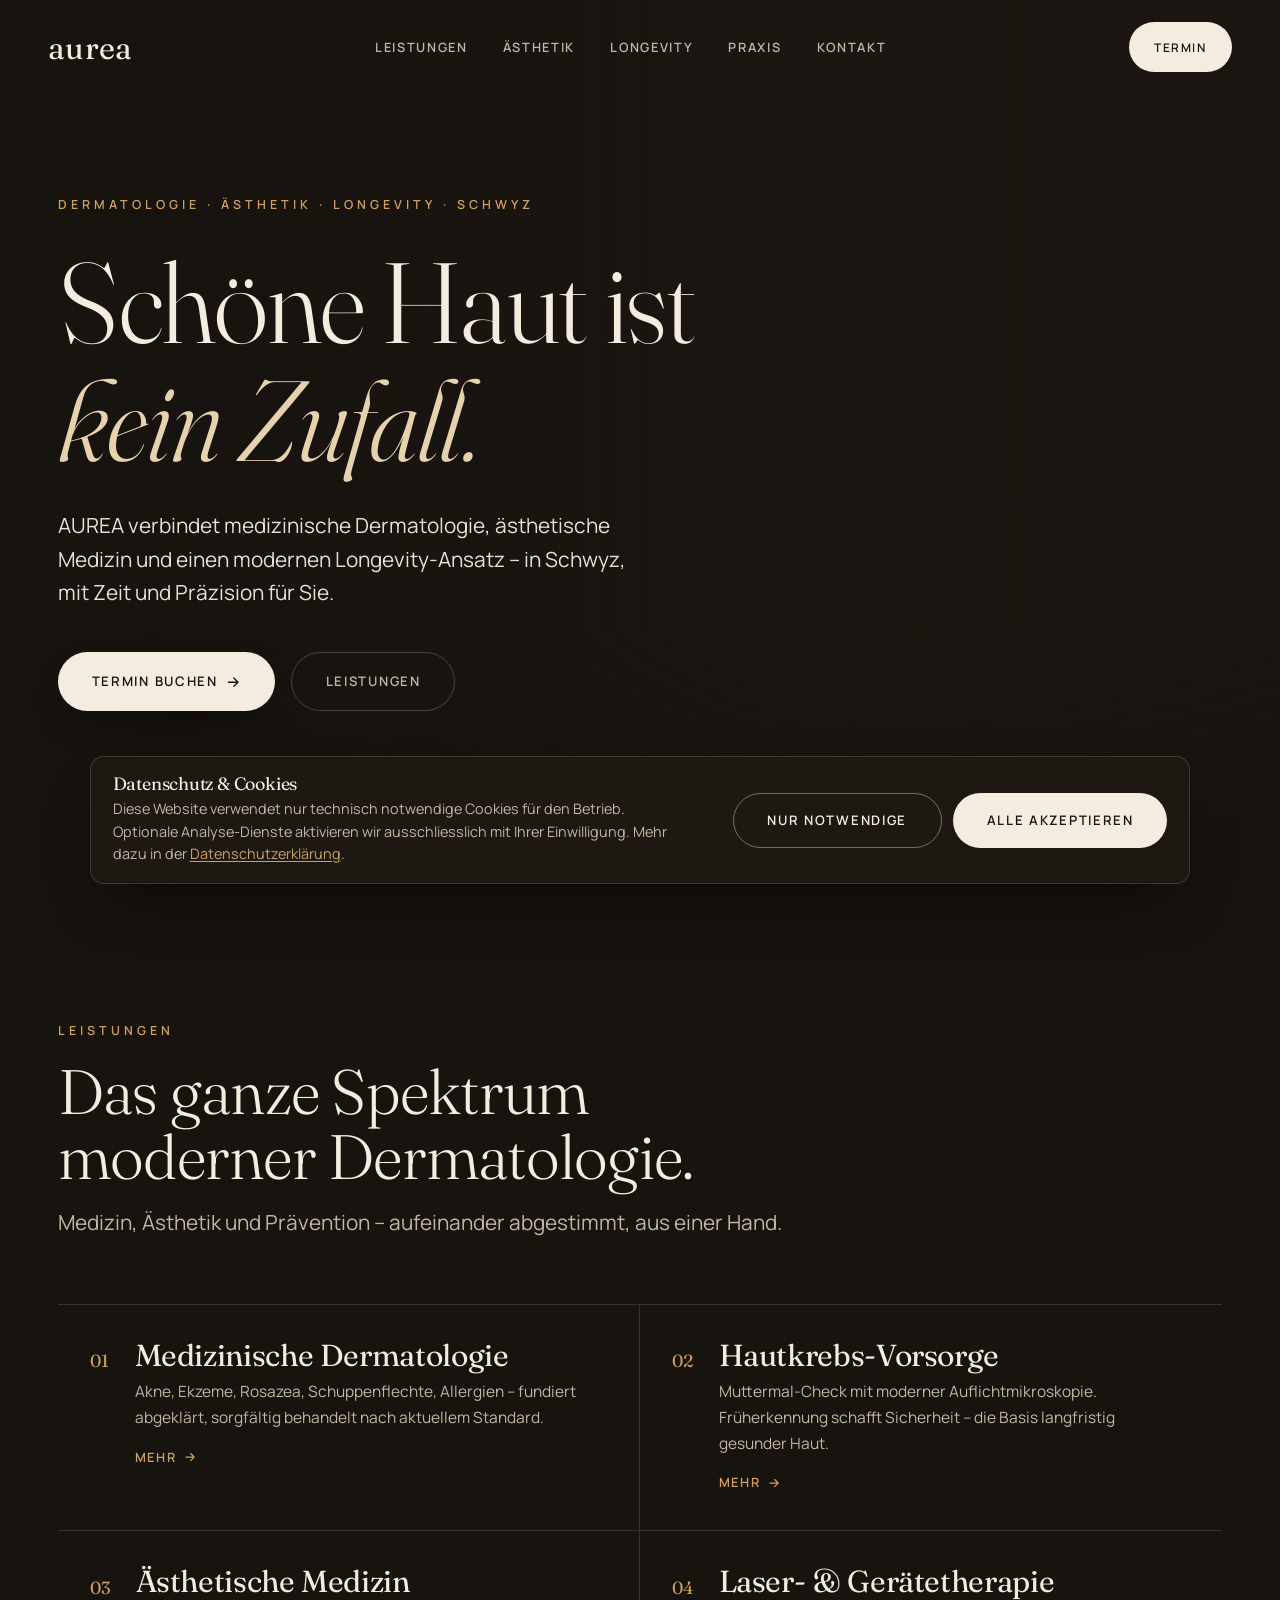
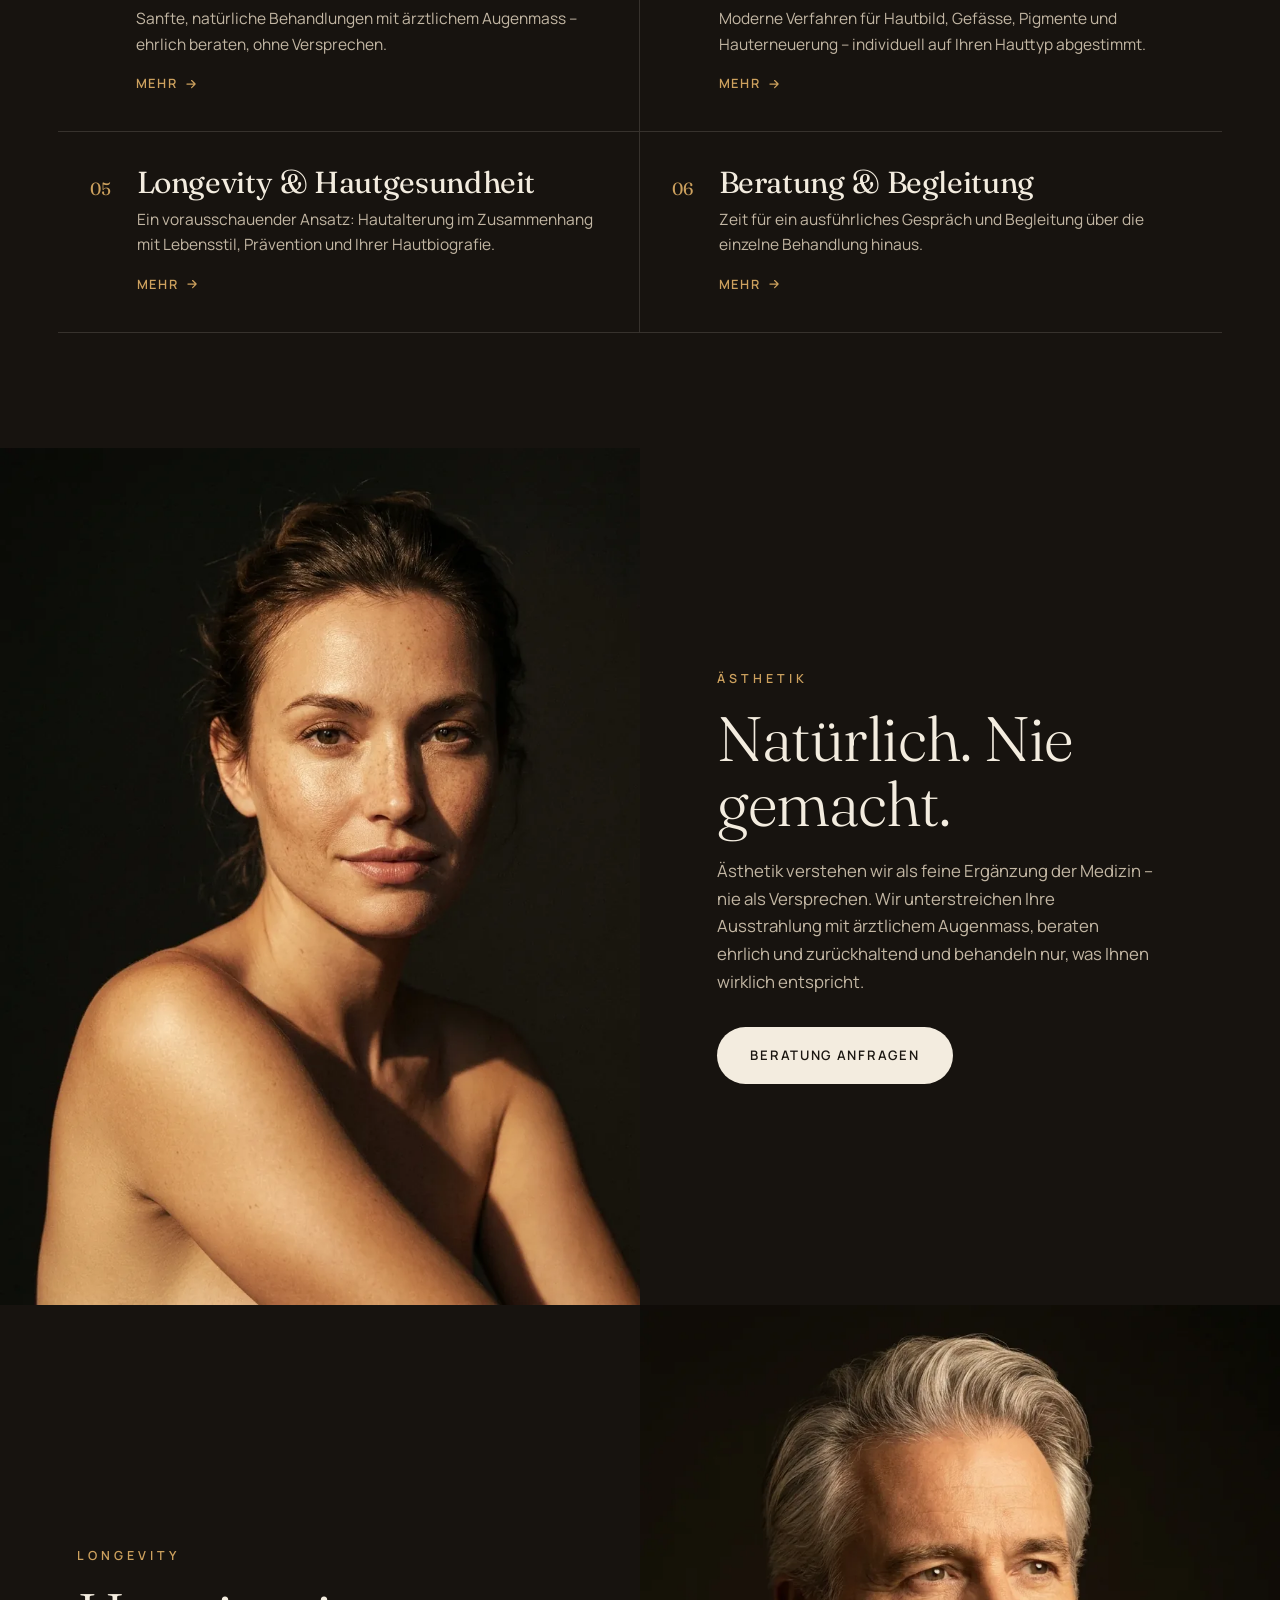
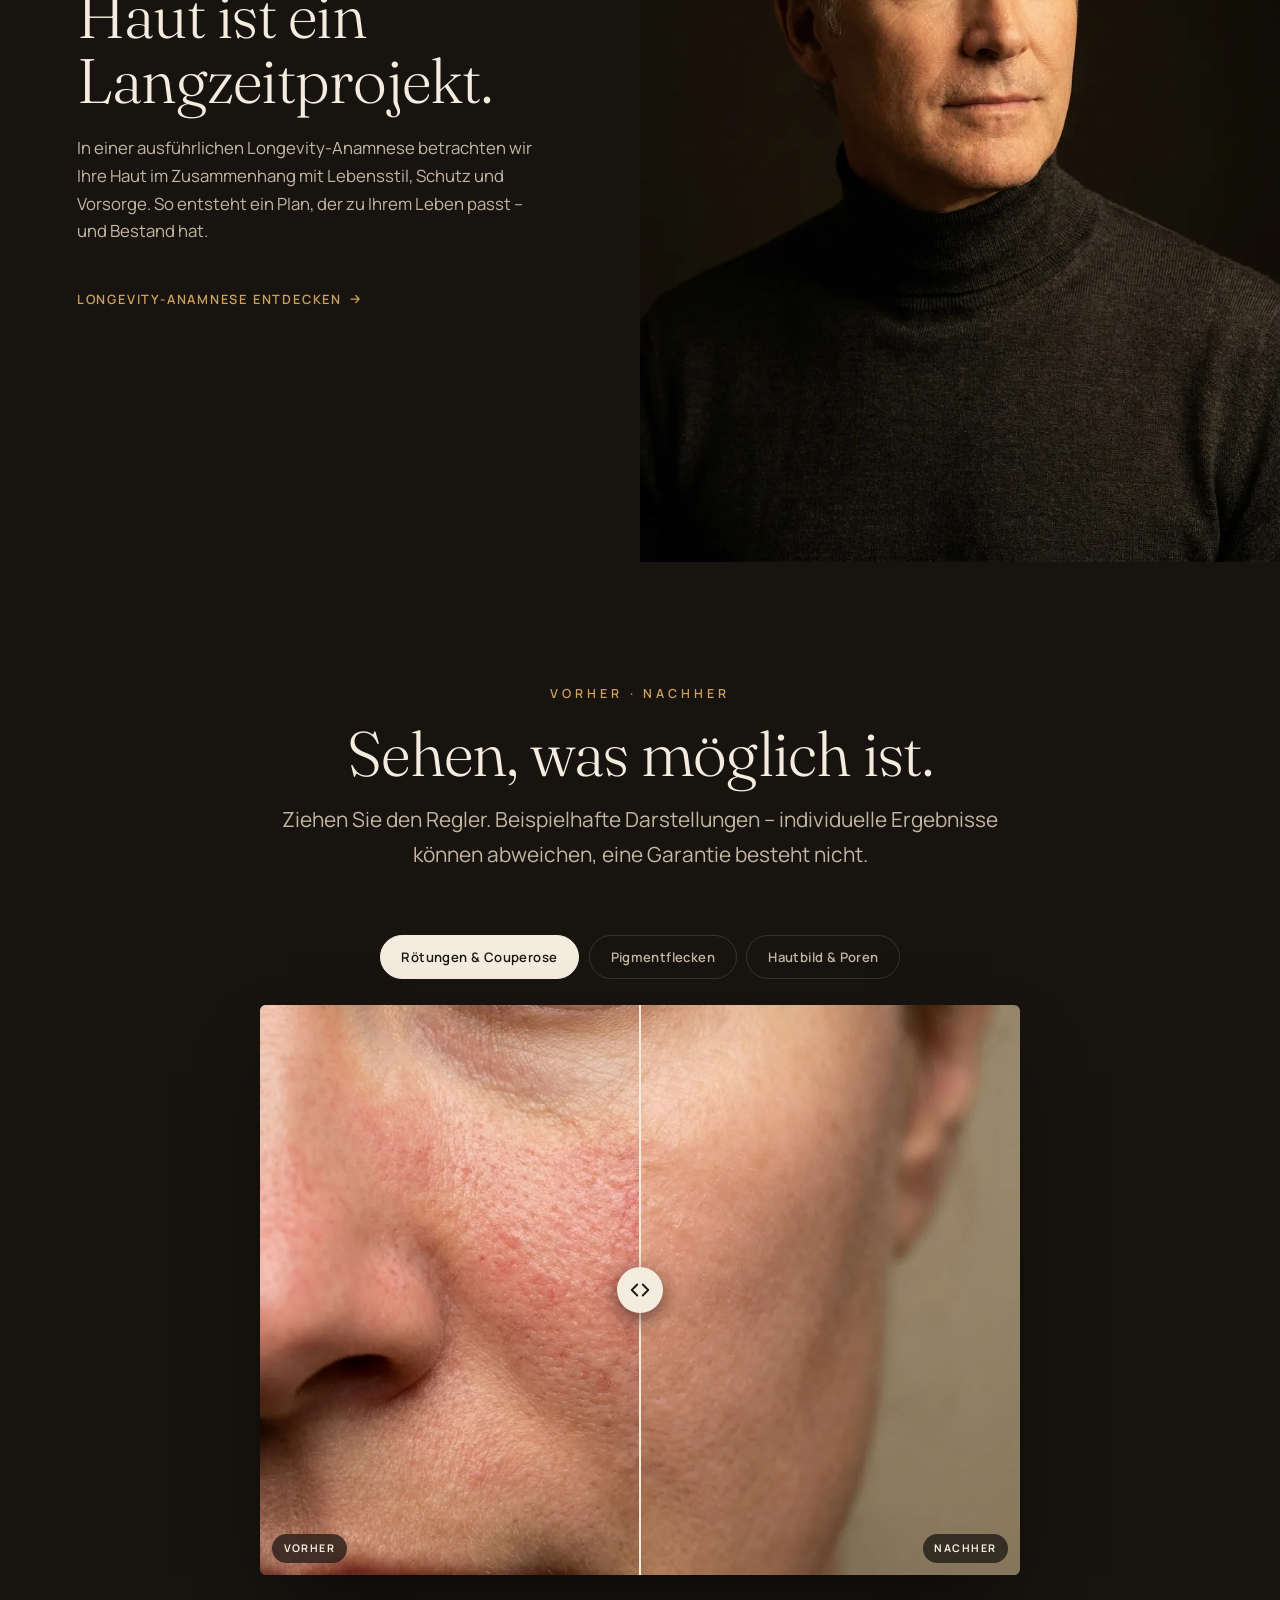
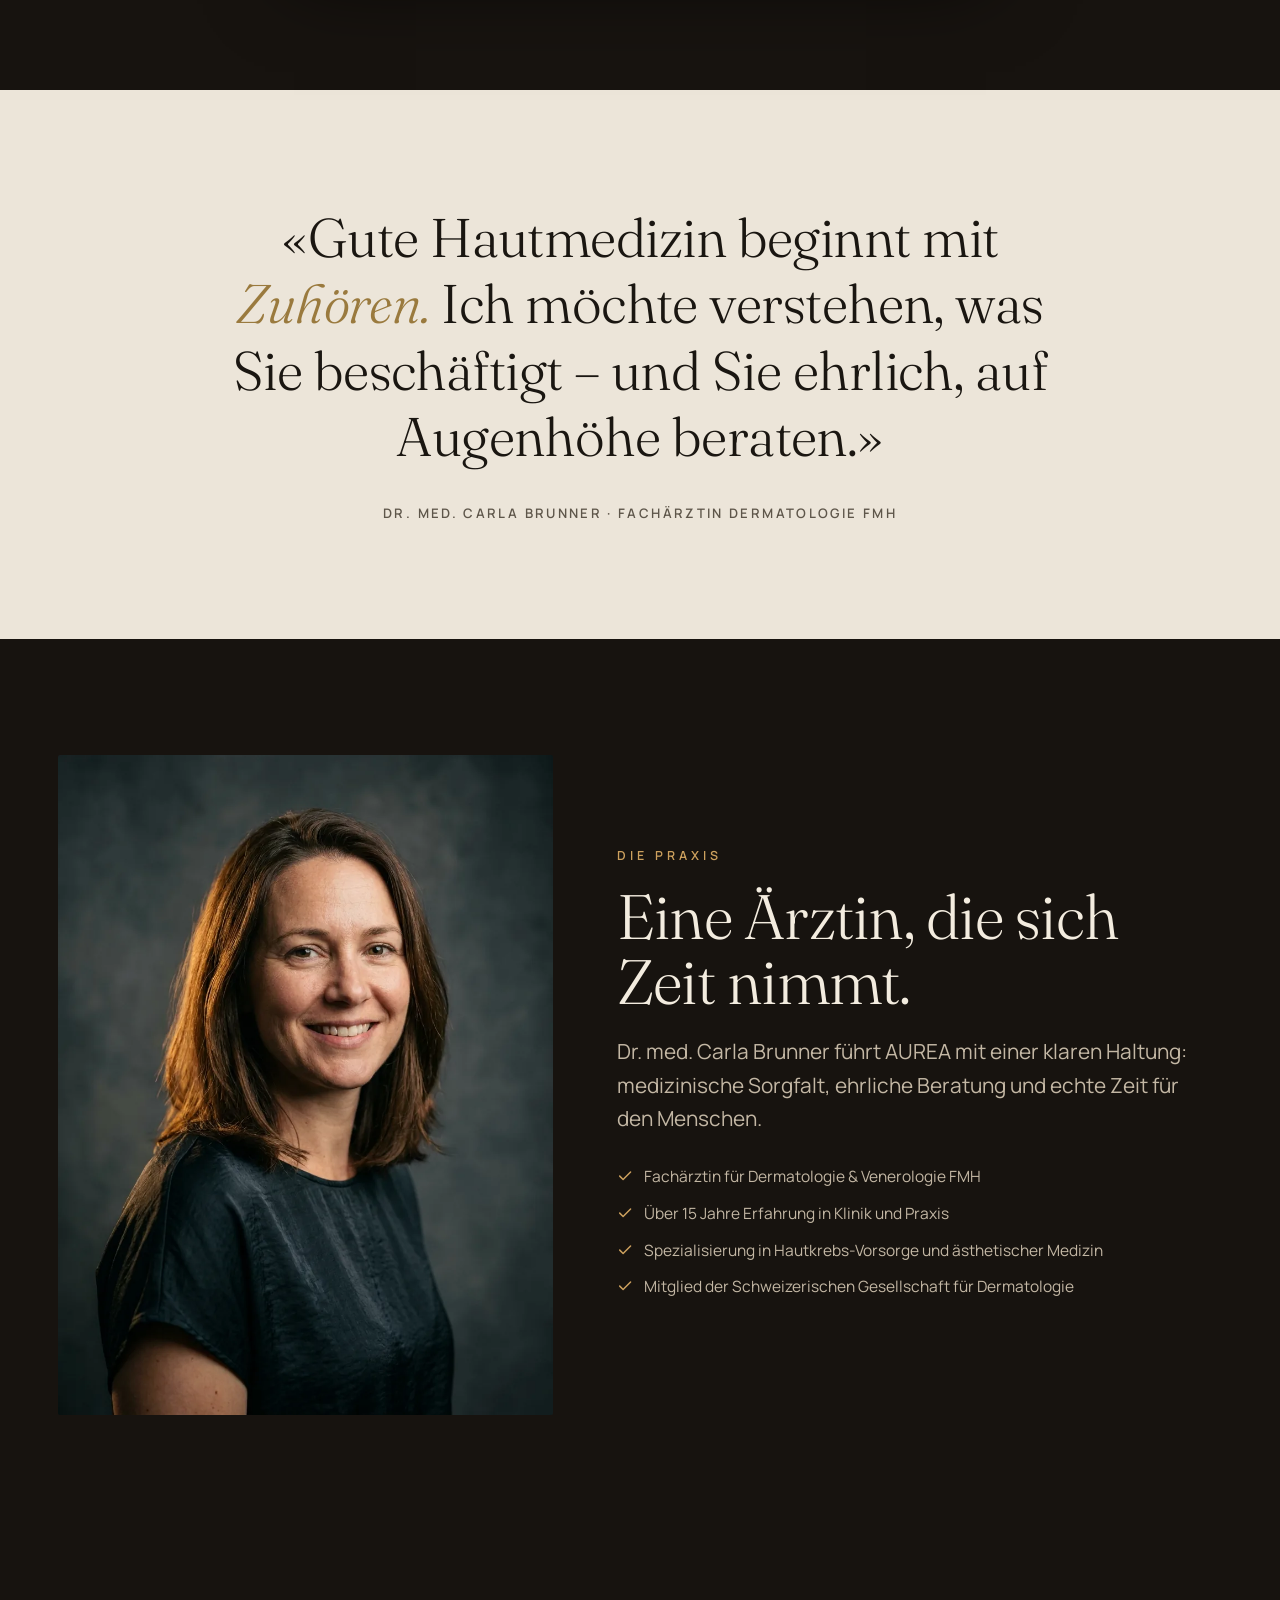
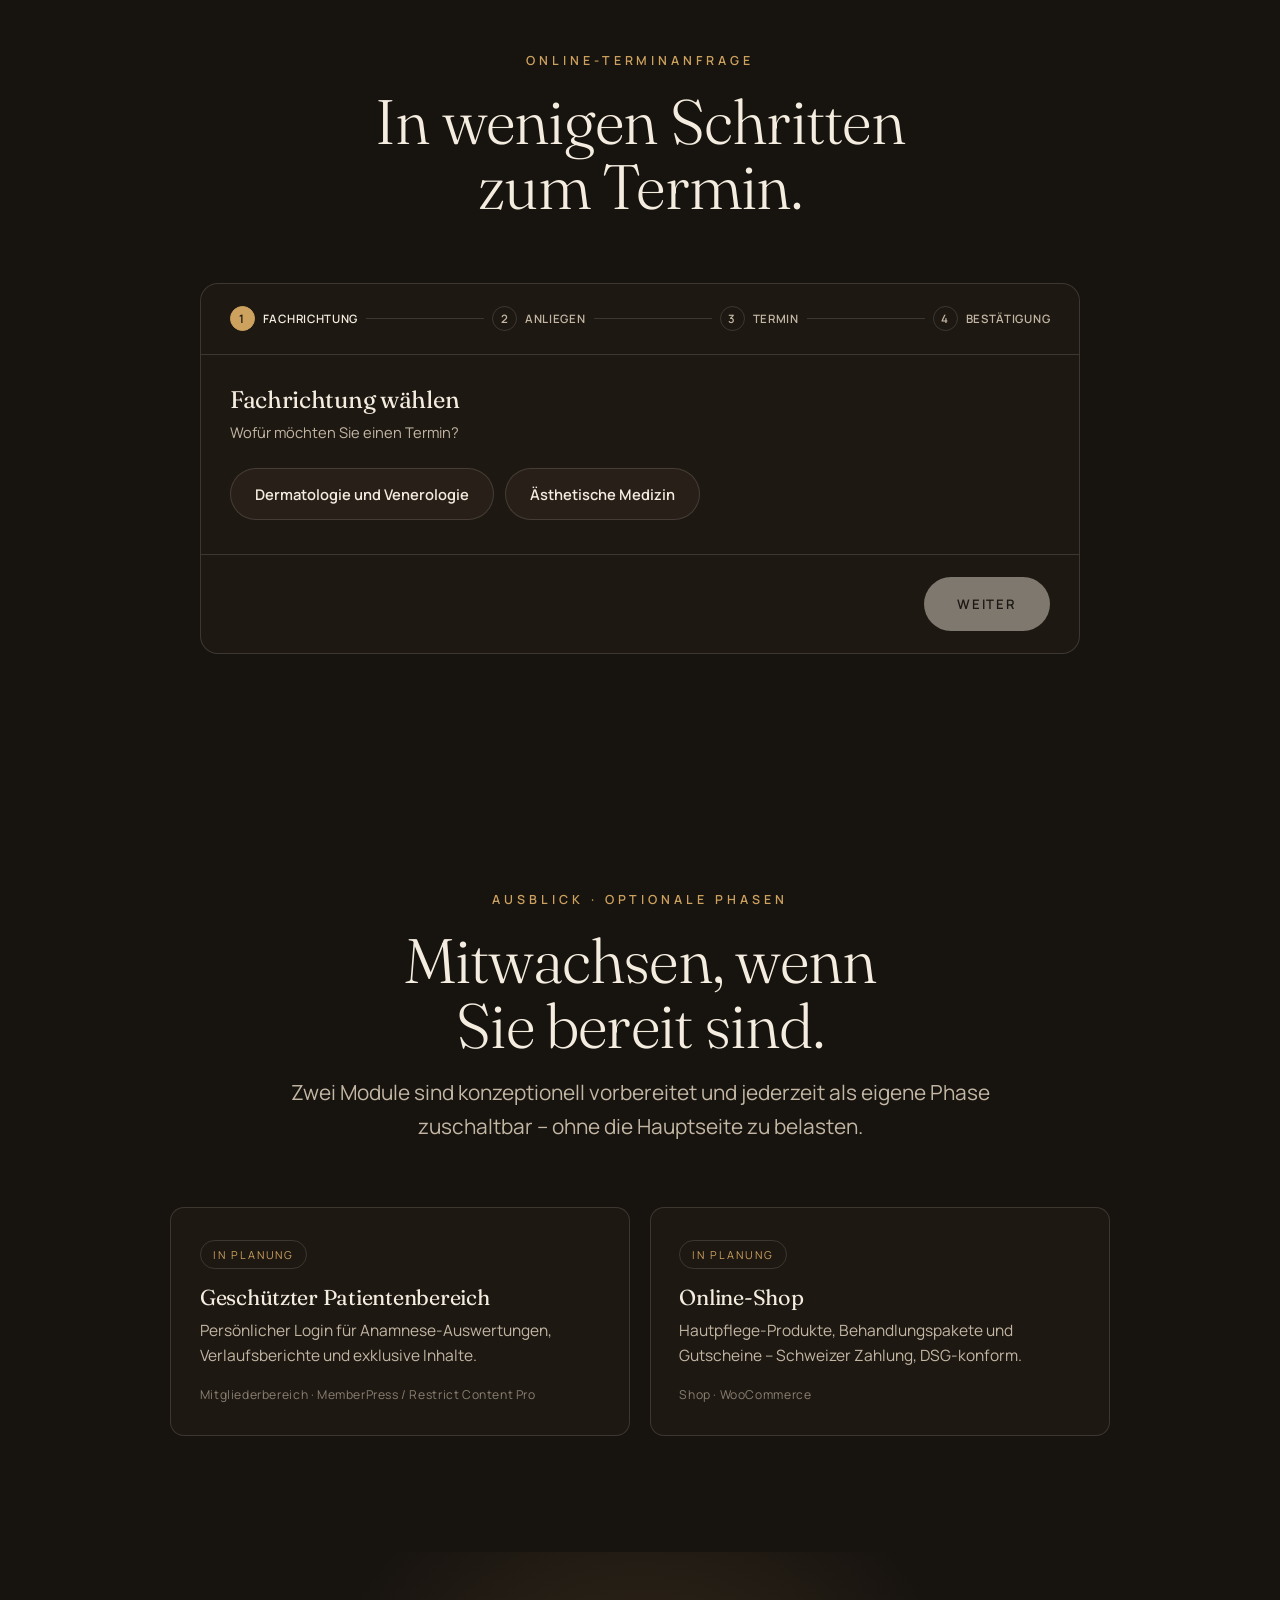
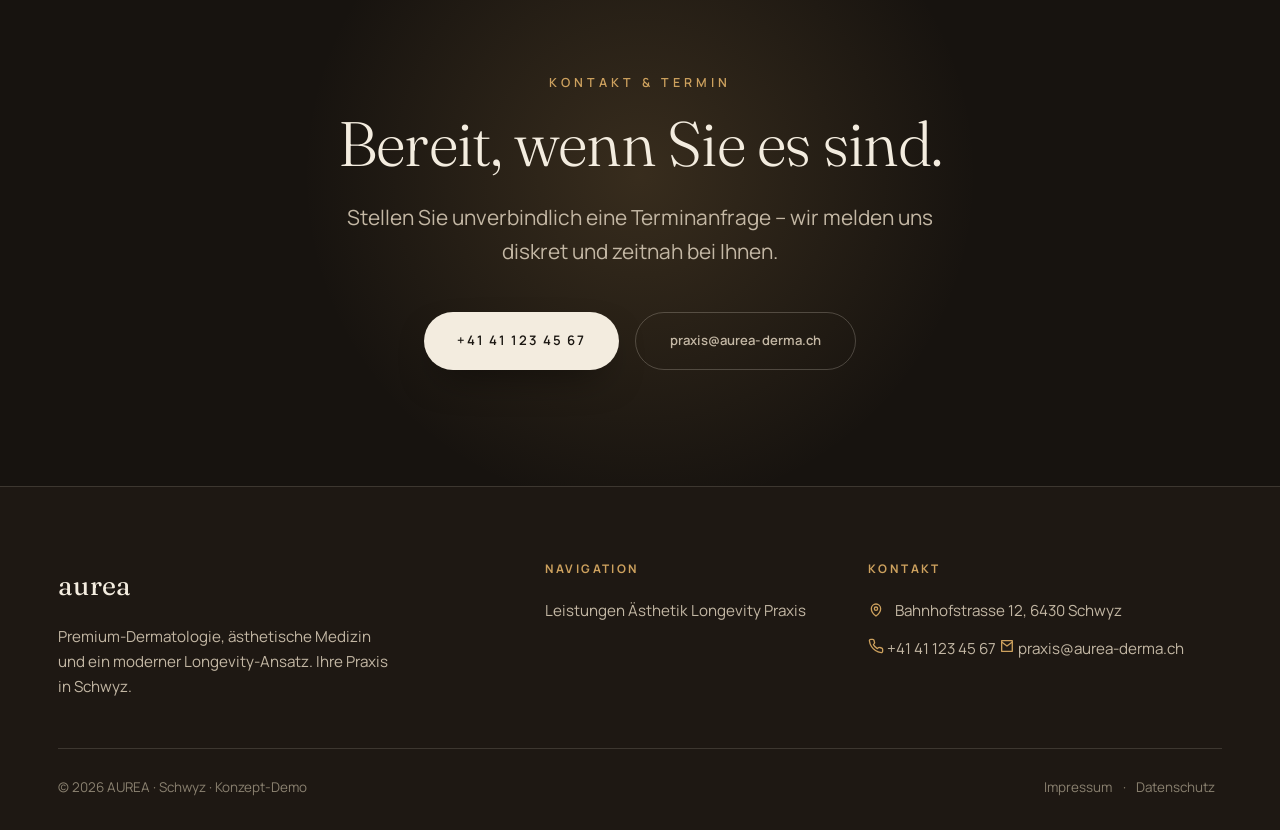
<file: index.html>
<!DOCTYPE html>
<html lang="de-CH">
<head>
<meta charset="UTF-8">
<script>document.documentElement.classList.add('aurea-js');</script>
<meta name="viewport" content="width=device-width, initial-scale=1.0, viewport-fit=cover">
<title>AUREA — Dermatologie & Longevity, Schwyz</title>
<meta name="description" content="AUREA — dunkle, editoriale Designsprache für eine Premium-Dermatologie. Konzept-Entwurf.">
  <link rel="preload" href="assets/fonts/fraunces-standard-normal.woff2" as="font" type="font/woff2" crossorigin>
  <link rel="preload" href="assets/fonts/manrope-wght-normal.woff2" as="font" type="font/woff2" crossorigin>
<link rel="icon" href="assets/favicon.svg">
<link rel="stylesheet" href="assets/style-b.css">
</head>
<body>
<a href="#hauptinhalt" class="b-skip">Zum Inhalt springen</a>

<!-- NAV -->
<header class="b-nav" id="bnav">
  <a href="index.html" class="b-brand">aurea</a>
  <nav class="b-nav-links" id="bnavlinks">
    <a href="#leistungen">Leistungen</a>
    <a href="#aesthetik">Ästhetik</a>
    <a href="#longevity">Longevity</a>
    <a href="#praxis">Praxis</a>
    <a href="#kontakt">Kontakt</a>
    <a href="#termin" class="b-btn b-btn-cream b-nav-menu-cta">Termin buchen
      <svg viewBox="0 0 24 24" fill="none" stroke="currentColor" stroke-width="2" stroke-linecap="round" stroke-linejoin="round"><path d="M5 12h14M13 6l6 6-6 6"/></svg></a>
  </nav>
  <div style="display:flex;align-items:center;gap:1rem">
    <a href="#termin" class="b-btn b-btn-cream b-nav-cta">Termin</a>
    <button class="b-nav-toggle" id="bnavToggle" aria-label="Menü" aria-expanded="false" aria-controls="bnavlinks"><span></span><span></span><span></span></button>
  </div>
</header>

<main id="hauptinhalt">
<!-- HERO -->
<section class="b-hero">
  <div class="b-hero-bg"><picture>
    <source media="(max-width: 760px)" srcset="assets/img/b-hero-mobile.webp">
    <img fetchpriority="high" decoding="async" width="1376" height="768" src="assets/img/b-hero.webp" alt="" onerror="this.style.display='none'">
  </picture></div>
  <div class="b-hero-inner">
    <span class="b-eyebrow b-reveal">Dermatologie · Ästhetik · Longevity · Schwyz</span>
    <h1 class="b-reveal d1">Schöne Haut ist<br><em>kein Zufall.</em></h1>
    <p class="b-lead b-reveal d2">AUREA verbindet medizinische Dermatologie, ästhetische Medizin und einen modernen Longevity-Ansatz – in Schwyz, mit Zeit und Präzision für Sie.</p>
    <div class="b-hero-actions b-reveal d3">
      <a href="#termin" class="b-btn b-btn-cream">Termin buchen
        <svg viewBox="0 0 24 24" fill="none" stroke="currentColor" stroke-width="2" stroke-linecap="round" stroke-linejoin="round"><path d="M5 12h14M13 6l6 6-6 6"/></svg></a>
      <a href="#leistungen" class="b-btn b-btn-outline">Leistungen</a>
    </div>
  </div>
  <div class="b-scroll"><span>Scroll</span><span class="ln"></span></div>
</section>

<!-- LEISTUNGEN -->
<section class="b-section b-container" id="leistungen">
  <div class="b-head b-reveal">
    <span class="b-eyebrow">Leistungen</span>
    <h2>Das ganze Spektrum moderner Dermatologie.</h2>
    <p>Medizin, Ästhetik und Prävention – aufeinander abgestimmt, aus einer Hand.</p>
  </div>
  <div class="b-serv">
    <article class="b-serv-item b-reveal"><span class="no">01</span><div><h3>Medizinische Dermatologie</h3><p>Akne, Ekzeme, Rosazea, Schuppenflechte, Allergien – fundiert abgeklärt, sorgfältig behandelt nach aktuellem Standard.</p><span class="b-link">Mehr<svg viewBox="0 0 24 24" fill="none" stroke="currentColor" stroke-width="2" stroke-linecap="round" stroke-linejoin="round"><path d="M5 12h14M13 6l6 6-6 6"/></svg></span></div><a class="stretch" href="#" data-service="medizin" aria-label="Mehr über Medizinische Dermatologie"></a></article>
    <article class="b-serv-item b-reveal d1"><span class="no">02</span><div><h3>Hautkrebs-Vorsorge</h3><p>Muttermal-Check mit moderner Auflichtmikroskopie. Früherkennung schafft Sicherheit – die Basis langfristig gesunder Haut.</p><span class="b-link">Mehr<svg viewBox="0 0 24 24" fill="none" stroke="currentColor" stroke-width="2" stroke-linecap="round" stroke-linejoin="round"><path d="M5 12h14M13 6l6 6-6 6"/></svg></span></div><a class="stretch" href="#" data-service="hautkrebs" aria-label="Mehr über Hautkrebs-Vorsorge"></a></article>
    <article class="b-serv-item b-reveal"><span class="no">03</span><div><h3>Ästhetische Medizin</h3><p>Sanfte, natürliche Behandlungen mit ärztlichem Augenmass – ehrlich beraten, ohne Versprechen.</p><span class="b-link">Mehr<svg viewBox="0 0 24 24" fill="none" stroke="currentColor" stroke-width="2" stroke-linecap="round" stroke-linejoin="round"><path d="M5 12h14M13 6l6 6-6 6"/></svg></span></div><a class="stretch" href="#" data-service="aesthetik" aria-label="Mehr über Ästhetische Medizin"></a></article>
    <article class="b-serv-item b-reveal d1"><span class="no">04</span><div><h3>Laser- &amp; Gerätetherapie</h3><p>Moderne Verfahren für Hautbild, Gefässe, Pigmente und Hauterneuerung – individuell auf Ihren Hauttyp abgestimmt.</p><span class="b-link">Mehr<svg viewBox="0 0 24 24" fill="none" stroke="currentColor" stroke-width="2" stroke-linecap="round" stroke-linejoin="round"><path d="M5 12h14M13 6l6 6-6 6"/></svg></span></div><a class="stretch" href="#" data-service="laser" aria-label="Mehr über Laser- und Gerätetherapie"></a></article>
    <article class="b-serv-item b-reveal"><span class="no">05</span><div><h3>Longevity &amp; Hautgesundheit</h3><p>Ein vorausschauender Ansatz: Hautalterung im Zusammenhang mit Lebensstil, Prävention und Ihrer Hautbiografie.</p><span class="b-link">Mehr<svg viewBox="0 0 24 24" fill="none" stroke="currentColor" stroke-width="2" stroke-linecap="round" stroke-linejoin="round"><path d="M5 12h14M13 6l6 6-6 6"/></svg></span></div><a class="stretch" href="#" data-service="longevity" aria-label="Mehr über Longevity und Hautgesundheit"></a></article>
    <article class="b-serv-item b-reveal d1"><span class="no">06</span><div><h3>Beratung &amp; Begleitung</h3><p>Zeit für ein ausführliches Gespräch und Begleitung über die einzelne Behandlung hinaus.</p><span class="b-link">Mehr<svg viewBox="0 0 24 24" fill="none" stroke="currentColor" stroke-width="2" stroke-linecap="round" stroke-linejoin="round"><path d="M5 12h14M13 6l6 6-6 6"/></svg></span></div><a class="stretch" href="#" data-service="beratung" aria-label="Mehr über Beratung und Begleitung"></a></article>
  </div>
</section>

<!-- FEATURE: ÄSTHETIK -->
<section class="b-feature" id="aesthetik">
  <div class="media b-reveal"><img loading="lazy" decoding="async" src="assets/img/b-feature-1.webp" alt="Ästhetische Medizin bei AUREA"></div>
  <div class="txt b-reveal d1">
    <span class="b-eyebrow">Ästhetik</span>
    <h2>Natürlich. Nie gemacht.</h2>
    <p>Ästhetik verstehen wir als feine Ergänzung der Medizin – nie als Versprechen. Wir unterstreichen Ihre Ausstrahlung mit ärztlichem Augenmass, beraten ehrlich und zurückhaltend und behandeln nur, was Ihnen wirklich entspricht.</p>
    <a href="#termin" class="b-btn b-btn-cream">Beratung anfragen</a>
  </div>
</section>

<!-- FEATURE: LONGEVITY -->
<section class="b-feature flip" id="longevity">
  <div class="media b-reveal"><img loading="lazy" decoding="async" src="assets/img/b-feature-2.webp" alt="Longevity und Hautgesundheit"></div>
  <div class="txt b-reveal d1">
    <span class="b-eyebrow">Longevity</span>
    <h2>Haut ist ein Langzeit&shy;projekt.</h2>
    <p>In einer ausführlichen Longevity-Anamnese betrachten wir Ihre Haut im Zusammenhang mit Lebensstil, Schutz und Vorsorge. So entsteht ein Plan, der zu Ihrem Leben passt – und Bestand hat.</p>
    <a href="longevity-b.html" class="b-link">Longevity-Anamnese entdecken<svg viewBox="0 0 24 24" fill="none" stroke="currentColor" stroke-width="2" stroke-linecap="round" stroke-linejoin="round"><path d="M5 12h14M13 6l6 6-6 6"/></svg></a>
  </div>
</section>

<!-- VORHER / NACHHER -->
<section class="b-section b-ba" id="ergebnisse">
  <div class="b-container">
    <div class="b-head c b-reveal">
      <span class="b-eyebrow c">Vorher · Nachher</span>
      <h2>Sehen, was möglich ist.</h2>
      <p>Ziehen Sie den Regler. Beispielhafte Darstellungen – individuelle Ergebnisse können abweichen, eine Garantie besteht nicht.</p>
    </div>
    <div class="ba-pills b-reveal">
      <button class="ba-pill is-active" data-case="roetung" aria-pressed="true">Rötungen &amp; Couperose</button>
      <button class="ba-pill" data-case="pigment" aria-pressed="false">Pigmentflecken</button>
      <button class="ba-pill" data-case="textur" aria-pressed="false">Hautbild &amp; Poren</button>
    </div>
    <div class="ba-stage b-reveal d1" id="baStage">
      <img loading="lazy" decoding="async" class="ba-after" id="baAfter" src="assets/img/ba-roetung-after.webp" alt="Nachher">
      <img loading="lazy" decoding="async" class="ba-before" id="baBefore" src="assets/img/ba-roetung-before.webp" alt="Vorher">
      <div class="ba-handle"><span class="ba-knob"><svg viewBox="0 0 24 24" fill="none" stroke="currentColor" stroke-width="2" stroke-linecap="round" stroke-linejoin="round"><path d="m9 18-6-6 6-6M15 6l6 6-6 6"/></svg></span></div>
      <span class="ba-tag ba-tag-before">Vorher</span>
      <span class="ba-tag ba-tag-after">Nachher</span>
      <input type="range" min="0" max="100" value="50" class="ba-range" id="baRange" aria-label="Vorher-Nachher-Regler">
    </div>
  </div>
</section>

<!-- PULL QUOTE -->
<section class="b-section b-quote">
  <div class="b-container b-reveal">
    <blockquote>«Gute Hautmedizin beginnt mit <em>Zuhören.</em> Ich möchte verstehen, was Sie beschäftigt – und Sie ehrlich, auf Augenhöhe beraten.»</blockquote>
    <div class="by">Dr. med. Carla Brunner · Fachärztin Dermatologie FMH</div>
  </div>
</section>

<!-- DOCTOR -->
<section class="b-section b-container" id="praxis">
  <div class="b-doctor">
    <div class="media b-reveal"><img loading="lazy" decoding="async" src="assets/img/b-doctor.webp" alt="Dr. med. Carla Brunner"></div>
    <div class="b-reveal d1">
      <span class="b-eyebrow">Die Praxis</span>
      <h2>Eine Ärztin, die sich Zeit nimmt.</h2>
      <p class="b-lead">Dr. med. Carla Brunner führt AUREA mit einer klaren Haltung: medizinische Sorgfalt, ehrliche Beratung und echte Zeit für den Menschen.</p>
      <ul class="creds">
        <li><svg viewBox="0 0 24 24" fill="none" stroke="currentColor" stroke-width="2.2" stroke-linecap="round" stroke-linejoin="round"><path d="M20 6 9 17l-5-5"/></svg> Fachärztin für Dermatologie &amp; Venerologie FMH</li>
        <li><svg viewBox="0 0 24 24" fill="none" stroke="currentColor" stroke-width="2.2" stroke-linecap="round" stroke-linejoin="round"><path d="M20 6 9 17l-5-5"/></svg> Über 15 Jahre Erfahrung in Klinik und Praxis</li>
        <li><svg viewBox="0 0 24 24" fill="none" stroke="currentColor" stroke-width="2.2" stroke-linecap="round" stroke-linejoin="round"><path d="M20 6 9 17l-5-5"/></svg> Spezialisierung in Hautkrebs-Vorsorge und ästhetischer Medizin</li>
        <li><svg viewBox="0 0 24 24" fill="none" stroke="currentColor" stroke-width="2.2" stroke-linecap="round" stroke-linejoin="round"><path d="M20 6 9 17l-5-5"/></svg> Mitglied der Schweizerischen Gesellschaft für Dermatologie</li>
      </ul>
    </div>
  </div>
</section>

<!-- TERMIN BUCHEN -->
<section class="b-section b-container" id="termin">
  <div class="b-head c b-reveal">
    <span class="b-eyebrow c">Online-Terminanfrage</span>
    <h2>In wenigen Schritten zum Termin.</h2>
  </div>
  <div class="bk b-reveal d1" id="bk">
    <div class="bk-steps">
      <span class="s active"><span class="n">1</span><span class="lbl">Fachrichtung</span></span><span class="bk-sep"></span>
      <span class="s"><span class="n">2</span><span class="lbl">Anliegen</span></span><span class="bk-sep"></span>
      <span class="s"><span class="n">3</span><span class="lbl">Termin</span></span><span class="bk-sep"></span>
      <span class="s"><span class="n">4</span><span class="lbl">Bestätigung</span></span>
    </div>
    <div class="bk-body">
      <div class="bk-step active">
        <h3>Fachrichtung wählen</h3>
        <p class="hint">Wofür möchten Sie einen Termin?</p>
        <div class="bk-pillrow" id="bkFach">
          <button class="bk-pill" data-fach="Dermatologie und Venerologie" aria-pressed="false">Dermatologie und Venerologie</button>
          <button class="bk-pill" data-fach="Ästhetische Medizin" aria-pressed="false">Ästhetische Medizin</button>
        </div>
      </div>
      <div class="bk-step">
        <h3>Behandlungsgrund</h3>
        <p class="hint">Bitte wählen Sie Ihr Anliegen.</p>
        <div class="bk-pillrow" id="bkReasons"></div>
      </div>
      <div class="bk-step">
        <h3>Freien Termin wählen</h3>
        <p class="hint">Verfügbare Zeiten in der gewählten Woche.</p>
        <!-- Desktop/Tablet: Kalender direkt inline (≥761px) -->
        <div id="bkInlineCal">
          <div class="bk-cal-head">
            <button class="bk-navbtn" id="bkPrev" aria-label="Vorherige Woche"><svg viewBox="0 0 24 24" fill="none" stroke="currentColor" stroke-width="2" stroke-linecap="round" stroke-linejoin="round"><path d="m15 18-6-6 6-6"/></svg></button>
            <span class="kw" id="bkKW">KW</span>
            <button class="bk-navbtn" id="bkNextWeek" aria-label="Nächste Woche"><svg viewBox="0 0 24 24" fill="none" stroke="currentColor" stroke-width="2" stroke-linecap="round" stroke-linejoin="round"><path d="m9 18 6-6-6-6"/></svg></button>
          </div>
          <div class="bk-week" id="bkWeek"></div>
          <div class="bk-empty" id="bkEmpty" style="display:none">
            <div class="ic"><svg viewBox="0 0 24 24" fill="none" stroke="currentColor" stroke-width="1.8" stroke-linecap="round" stroke-linejoin="round"><circle cx="12" cy="12" r="9"/><path d="M12 7v5l3 2"/></svg></div>
            <h4>Diese Woche ist ausgebucht.</h4>
            <p id="bkEmptyMsg">Nächster freier Termin: <strong class="nf">—</strong></p>
            <button class="b-btn b-btn-cream" id="bkJump">Zum nächsten Termin<svg viewBox="0 0 24 24" fill="none" stroke="currentColor" stroke-width="2" stroke-linecap="round" stroke-linejoin="round"><path d="M5 12h14M13 6l6 6-6 6"/></svg></button>
          </div>
        </div>
        <!-- Smartphone (≤760px): Auslöser für das Vollbild-Kalender-Sheet -->
        <div id="bkTrigger">
          <button type="button" class="bk-trigger" id="bkTriggerBtn">
            <span class="bk-trigger-main">
              <span class="bk-trigger-label" id="bkTriggerLabel">Termin wählen</span>
              <span class="bk-trigger-sub" id="bkTriggerSub">Tag und Uhrzeit im Kalender auswählen.</span>
            </span>
            <span class="bk-trigger-cta" id="bkTriggerCta">Öffnen<svg viewBox="0 0 24 24" fill="none" stroke="currentColor" stroke-width="2" stroke-linecap="round" stroke-linejoin="round"><path d="M8 7h9v9M17 7 7 17"/></svg></span>
          </button>
        </div>
      </div>
      <div class="bk-step" id="bkConfirm">
        <h3>Bestätigung</h3>
        <p class="hint">Bitte prüfen Sie Ihre Angaben.</p>
        <div id="bkConfirmBody"></div>
      </div>
    </div>
    <div class="bk-nav">
      <button class="b-btn b-btn-outline" id="bkBack" style="display:none">Zurück</button>
      <button class="b-btn b-btn-cream" id="bkFwd">Weiter</button>
    </div>
  </div>
</section>

<!-- AUSBLICK · optionale Phasen (dezenter Teaser) -->
<section class="b-section b-container" id="ausblick">
  <div class="b-head c b-reveal">
    <span class="b-eyebrow c">Ausblick · Optionale Phasen</span>
    <h2>Mitwachsen, wenn Sie bereit sind.</h2>
    <p>Zwei Module sind konzeptionell vorbereitet und jederzeit als eigene Phase zuschaltbar – ohne die Hauptseite zu belasten.</p>
  </div>
  <div class="ausblick-grid b-reveal">
    <article class="ausblick-card">
      <span class="ausblick-tag">in Planung</span>
      <h3>Geschützter Patientenbereich</h3>
      <p>Persönlicher Login für Anamnese-Auswertungen, Verlaufsberichte und exklusive Inhalte.</p>
      <span class="ausblick-meta">Mitgliederbereich · MemberPress / Restrict Content Pro</span>
    </article>
    <article class="ausblick-card">
      <span class="ausblick-tag">in Planung</span>
      <h3>Online-Shop</h3>
      <p>Hautpflege-Produkte, Behandlungspakete und Gutscheine – Schweizer Zahlung, DSG-konform.</p>
      <span class="ausblick-meta">Shop · WooCommerce</span>
    </article>
  </div>
</section>

<!-- CTA -->
<section class="b-section b-cta" id="kontakt">
  <span class="glow"></span>
  <div class="b-container">
    <span class="b-eyebrow c b-reveal">Kontakt &amp; Termin</span>
    <h2 class="b-reveal">Bereit, wenn Sie es sind.</h2>
    <p class="b-reveal">Stellen Sie unverbindlich eine Terminanfrage – wir melden uns diskret und zeitnah bei Ihnen.</p>
    <div class="b-hero-actions b-reveal" style="justify-content:center">
      <a href="tel:+41411234567" class="b-btn b-btn-cream">+41 41 123 45 67</a>
      <a href="mailto:praxis@aurea-derma.ch" class="b-btn b-btn-outline b-btn-lower">praxis@aurea-derma.ch</a>
    </div>
  </div>
</section>
</main>

<!-- FOOTER -->
<footer class="b-footer">
  <div class="b-container">
    <div class="b-footer-grid">
      <div>
        <div class="b-brand">aurea</div>
        <p>Premium-Dermatologie, ästhetische Medizin und ein moderner Longevity-Ansatz. Ihre Praxis in Schwyz.</p>
      </div>
      <div class="b-footer-col">
        <h3>Navigation</h3>
        <a href="#leistungen">Leistungen</a>
        <a href="#aesthetik">Ästhetik</a>
        <a href="#longevity">Longevity</a>
        <a href="#praxis">Praxis</a>
      </div>
      <div class="b-footer-col">
        <h3>Kontakt</h3>
        <div class="b-cl"><svg viewBox="0 0 24 24" fill="none" stroke="currentColor" stroke-width="2" stroke-linecap="round" stroke-linejoin="round"><path d="M12 21s-7-5.2-7-11a7 7 0 0 1 14 0c0 5.8-7 11-7 11Z"/><circle cx="12" cy="10" r="2.5"/></svg> Bahnhofstrasse 12, 6430 Schwyz</div>
        <a class="b-cl" href="tel:+41411234567"><svg viewBox="0 0 24 24" fill="none" stroke="currentColor" stroke-width="2" stroke-linecap="round" stroke-linejoin="round"><path d="M22 16.9v3a2 2 0 0 1-2.2 2 19.8 19.8 0 0 1-8.6-3.1 19.5 19.5 0 0 1-6-6 19.8 19.8 0 0 1-3.1-8.7A2 2 0 0 1 4.1 2h3a2 2 0 0 1 2 1.7c.1.9.4 1.8.7 2.7a2 2 0 0 1-.5 2.1L8.1 9.9a16 16 0 0 0 6 6l1.4-1.2a2 2 0 0 1 2.1-.4c.9.3 1.8.6 2.7.7a2 2 0 0 1 1.7 2Z"/></svg> +41 41 123 45 67</a>
        <a class="b-cl" href="mailto:praxis@aurea-derma.ch"><svg viewBox="0 0 24 24" fill="none" stroke="currentColor" stroke-width="2" stroke-linecap="round" stroke-linejoin="round"><path d="M4 4h16v16H4z"/><path d="m4 6 8 6 8-6"/></svg> praxis@aurea-derma.ch</a>
      </div>
    </div>
    <div class="b-foot-bottom">
      <span>© 2026 AUREA · Schwyz · Konzept-Demo</span>
      <span><a href="impressum-b.html">Impressum</a> · <a href="datenschutz-b.html">Datenschutz</a></span>
    </div>
  </div>
</footer>

<!-- SERVICE DETAIL MODAL -->
<div class="bmodal" id="bmodal" aria-hidden="true">
  <div class="bmodal-backdrop" data-close></div>
  <div class="bmodal-panel" role="dialog" aria-modal="true" aria-labelledby="bmTitle">
    <button class="bmodal-x" data-close aria-label="schliessen">×</button>
    <span class="b-eyebrow" id="bmEy">Leistung</span>
    <h3 id="bmTitle"></h3>
    <p class="b-lead" id="bmLead"></p>
    <ul class="bmodal-list" id="bmList"></ul>
    <p class="bmodal-note" id="bmNote"></p>
    <div class="bmodal-actions">
      <a href="#termin" class="b-btn b-btn-cream" data-close>Termin buchen<svg viewBox="0 0 24 24" fill="none" stroke="currentColor" stroke-width="2" stroke-linecap="round" stroke-linejoin="round"><path d="M5 12h14M13 6l6 6-6 6"/></svg></a>
      <button class="b-btn b-btn-outline" data-close>Schliessen</button>
    </div>
  </div>
</div>
<script src="assets/b-app.js"></script>
</body>
</html>
</file>
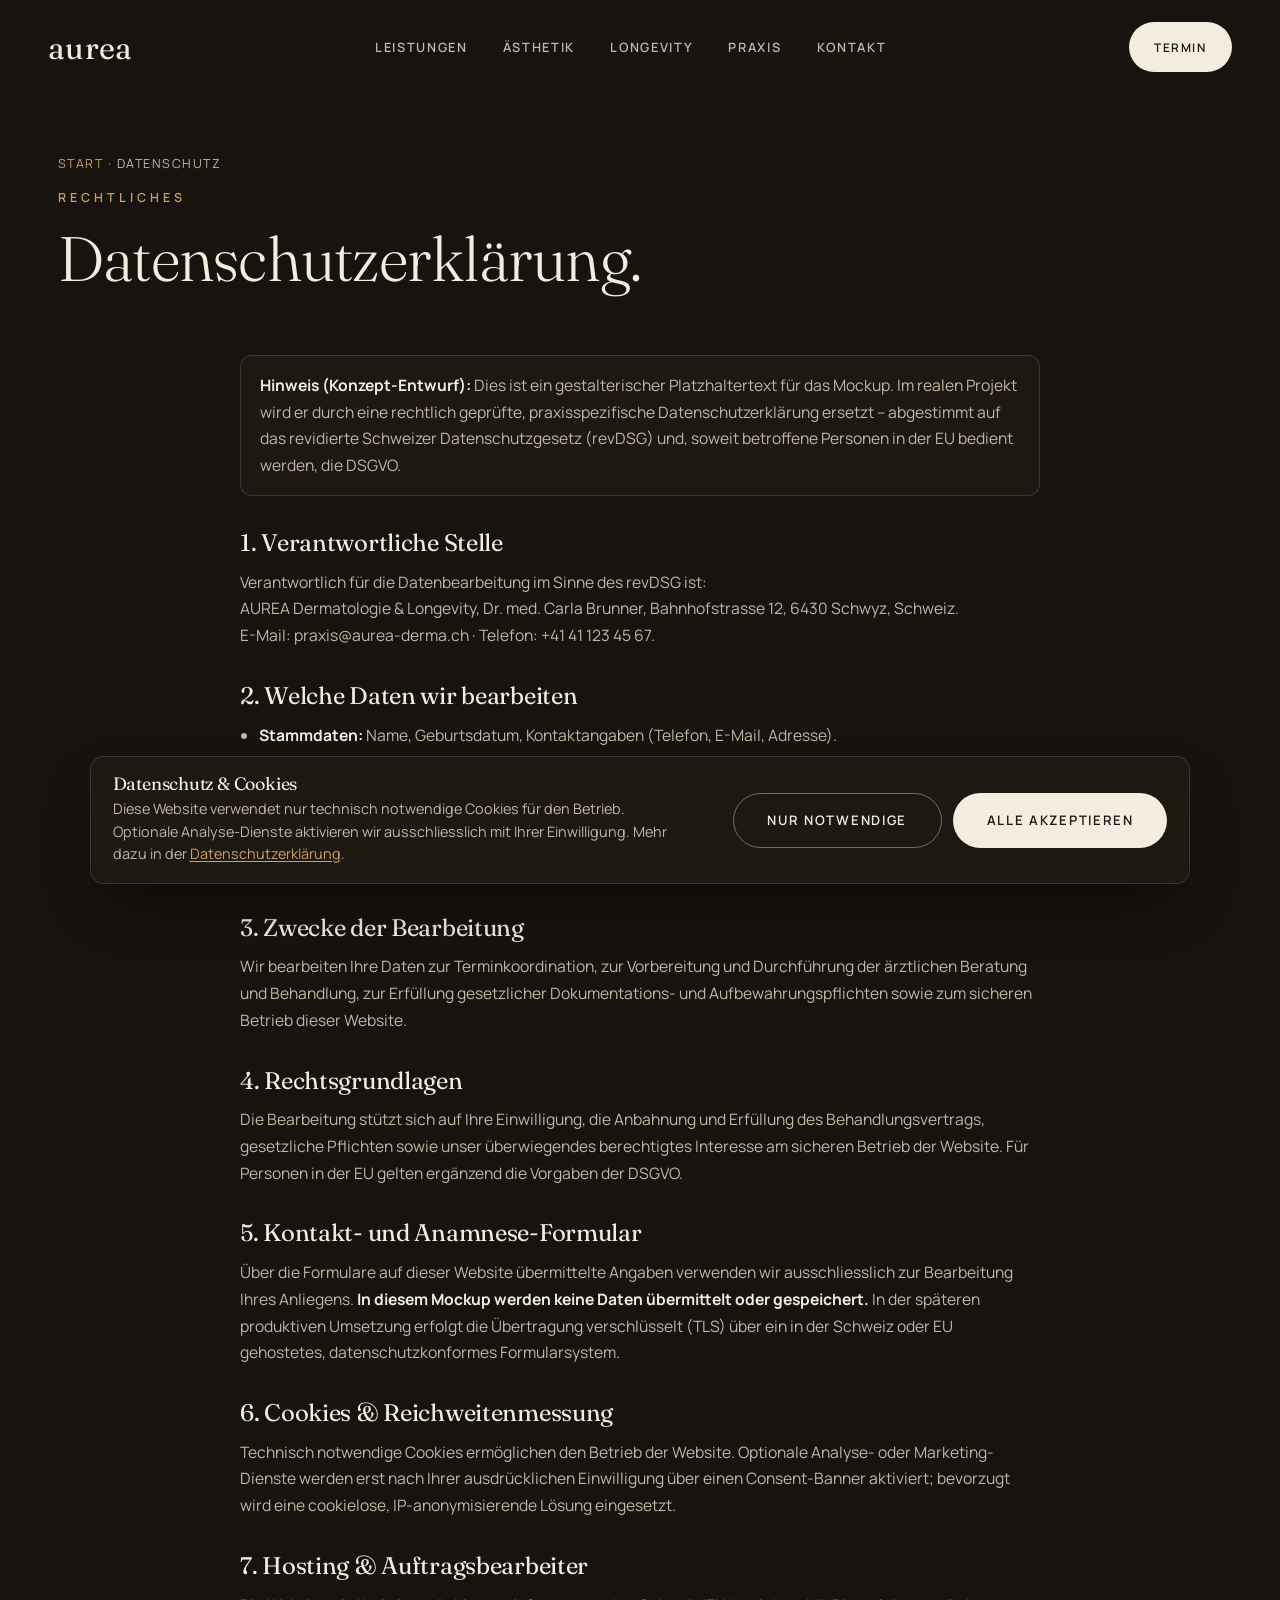
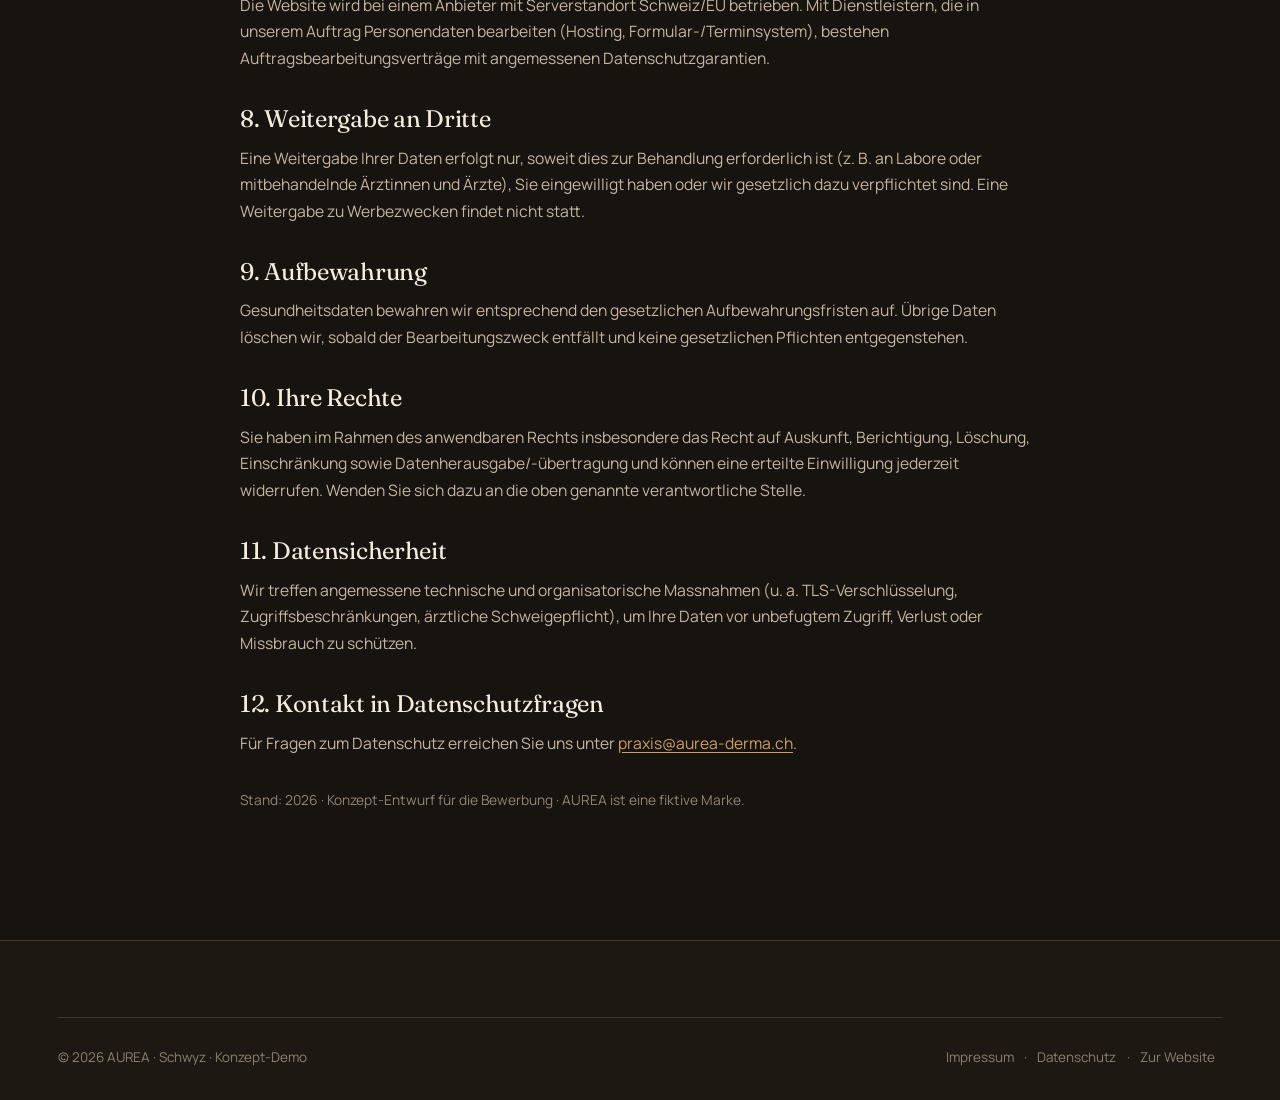
<file: datenschutz-b.html>
<!DOCTYPE html>
<html lang="de-CH">
<head>
<meta charset="UTF-8">
<script>document.documentElement.classList.add('aurea-js');</script>
<meta name="viewport" content="width=device-width, initial-scale=1.0, viewport-fit=cover">
<title>Datenschutzerklärung — AUREA · Schwyz</title>
<meta name="description" content="Datenschutzerklärung der AUREA Dermatologie & Longevity, Schwyz – Konzept-Entwurf.">
<meta name="robots" content="noindex">
  <link rel="preload" href="assets/fonts/fraunces-standard-normal.woff2" as="font" type="font/woff2" crossorigin>
  <link rel="preload" href="assets/fonts/manrope-wght-normal.woff2" as="font" type="font/woff2" crossorigin>
<link rel="icon" href="assets/favicon.svg">
<link rel="stylesheet" href="assets/style-b.css">
</head>
<body>
<a href="#hauptinhalt" class="b-skip">Zum Inhalt springen</a>

<!-- NAV -->
<header class="b-nav scrolled" id="bnav">
  <a href="index.html" class="b-brand">aurea</a>
  <nav class="b-nav-links" id="bnavlinks">
    <a href="index.html#leistungen">Leistungen</a>
    <a href="index.html#aesthetik">Ästhetik</a>
    <a href="longevity-b.html">Longevity</a>
    <a href="index.html#praxis">Praxis</a>
    <a href="index.html#kontakt">Kontakt</a>
  </nav>
  <div style="display:flex;align-items:center;gap:1rem">
    <a href="index.html#termin" class="b-btn b-btn-cream b-nav-cta">Termin</a>
    <button class="b-nav-toggle" id="bnavToggle" aria-label="Menü" aria-expanded="false" aria-controls="bnavlinks"><span></span><span></span><span></span></button>
  </div>
</header>

<main id="hauptinhalt">
<section class="b-section b-container" style="padding-top:clamp(7rem,12vw,10rem)">
  <div class="b-head b-reveal">
    <div class="b-breadcrumb"><a href="index.html">Start</a> · Datenschutz</div>
    <span class="b-eyebrow">Rechtliches</span>
    <h1>Datenschutzerklärung.</h1>
  </div>

  <div class="b-legal b-reveal d1">
    <p style="border:1px solid var(--line);border-radius:12px;padding:1rem 1.2rem;background:var(--noir-2)"><strong>Hinweis (Konzept-Entwurf):</strong> Dies ist ein gestalterischer Platzhaltertext für das Mockup. Im realen Projekt wird er durch eine rechtlich geprüfte, praxisspezifische Datenschutzerklärung ersetzt – abgestimmt auf das revidierte Schweizer Datenschutzgesetz (revDSG) und, soweit betroffene Personen in der EU bedient werden, die DSGVO.</p>

    <h2>1. Verantwortliche Stelle</h2>
    <p>Verantwortlich für die Datenbearbeitung im Sinne des revDSG ist:<br>
    AUREA Dermatologie &amp; Longevity, Dr. med. Carla Brunner, Bahnhofstrasse 12, 6430 Schwyz, Schweiz.<br>
    E-Mail: praxis@aurea-derma.ch · Telefon: +41 41 123 45 67.</p>

    <h2>2. Welche Daten wir bearbeiten</h2>
    <ul>
      <li><strong>Stammdaten:</strong> Name, Geburtsdatum, Kontaktangaben (Telefon, E-Mail, Adresse).</li>
      <li><strong>Gesundheitsdaten</strong> (besonders schützenswerte Personendaten): Angaben aus Anamnese, Befunden und Behandlung – ausschliesslich im Rahmen der ärztlichen Tätigkeit.</li>
      <li><strong>Nutzungsdaten:</strong> beim Besuch der Website automatisch verarbeitete technische Daten (z. B. IP-Adresse, Browsertyp, Zugriffszeitpunkt).</li>
    </ul>

    <h2>3. Zwecke der Bearbeitung</h2>
    <p>Wir bearbeiten Ihre Daten zur Terminkoordination, zur Vorbereitung und Durchführung der ärztlichen Beratung und Behandlung, zur Erfüllung gesetzlicher Dokumentations- und Aufbewahrungspflichten sowie zum sicheren Betrieb dieser Website.</p>

    <h2>4. Rechtsgrundlagen</h2>
    <p>Die Bearbeitung stützt sich auf Ihre Einwilligung, die Anbahnung und Erfüllung des Behandlungsvertrags, gesetzliche Pflichten sowie unser überwiegendes berechtigtes Interesse am sicheren Betrieb der Website. Für Personen in der EU gelten ergänzend die Vorgaben der DSGVO.</p>

    <h2>5. Kontakt- und Anamnese-Formular</h2>
    <p>Über die Formulare auf dieser Website übermittelte Angaben verwenden wir ausschliesslich zur Bearbeitung Ihres Anliegens. <strong>In diesem Mockup werden keine Daten übermittelt oder gespeichert.</strong> In der späteren produktiven Umsetzung erfolgt die Übertragung verschlüsselt (TLS) über ein in der Schweiz oder EU gehostetes, datenschutzkonformes Formularsystem.</p>

    <h2>6. Cookies &amp; Reichweitenmessung</h2>
    <p>Technisch notwendige Cookies ermöglichen den Betrieb der Website. Optionale Analyse- oder Marketing-Dienste werden erst nach Ihrer ausdrücklichen Einwilligung über einen Consent-Banner aktiviert; bevorzugt wird eine cookielose, IP-anonymisierende Lösung eingesetzt.</p>

    <h2>7. Hosting &amp; Auftragsbearbeiter</h2>
    <p>Die Website wird bei einem Anbieter mit Serverstandort Schweiz/EU betrieben. Mit Dienstleistern, die in unserem Auftrag Personendaten bearbeiten (Hosting, Formular-/Terminsystem), bestehen Auftragsbearbeitungsverträge mit angemessenen Datenschutzgarantien.</p>

    <h2>8. Weitergabe an Dritte</h2>
    <p>Eine Weitergabe Ihrer Daten erfolgt nur, soweit dies zur Behandlung erforderlich ist (z. B. an Labore oder mitbehandelnde Ärztinnen und Ärzte), Sie eingewilligt haben oder wir gesetzlich dazu verpflichtet sind. Eine Weitergabe zu Werbezwecken findet nicht statt.</p>

    <h2>9. Aufbewahrung</h2>
    <p>Gesundheitsdaten bewahren wir entsprechend den gesetzlichen Aufbewahrungsfristen auf. Übrige Daten löschen wir, sobald der Bearbeitungszweck entfällt und keine gesetzlichen Pflichten entgegenstehen.</p>

    <h2>10. Ihre Rechte</h2>
    <p>Sie haben im Rahmen des anwendbaren Rechts insbesondere das Recht auf Auskunft, Berichtigung, Löschung, Einschränkung sowie Datenherausgabe/-übertragung und können eine erteilte Einwilligung jederzeit widerrufen. Wenden Sie sich dazu an die oben genannte verantwortliche Stelle.</p>

    <h2>11. Datensicherheit</h2>
    <p>Wir treffen angemessene technische und organisatorische Massnahmen (u. a. TLS-Verschlüsselung, Zugriffsbeschränkungen, ärztliche Schweigepflicht), um Ihre Daten vor unbefugtem Zugriff, Verlust oder Missbrauch zu schützen.</p>

    <h2>12. Kontakt in Datenschutzfragen</h2>
    <p>Für Fragen zum Datenschutz erreichen Sie uns unter <a href="mailto:praxis@aurea-derma.ch">praxis@aurea-derma.ch</a>.</p>

    <p style="margin-top:2rem;opacity:0.7;font-size:0.86rem">Stand: 2026 · Konzept-Entwurf für die Bewerbung · AUREA ist eine fiktive Marke.</p>
  </div>
</section>
</main>

<!-- FOOTER -->
<footer class="b-footer">
  <div class="b-container">
    <div class="b-foot-bottom" style="border-top:1px solid var(--line);padding-top:1.7rem">
      <span>© 2026 AUREA · Schwyz · Konzept-Demo</span>
      <span><a href="impressum-b.html">Impressum</a> · <a href="datenschutz-b.html">Datenschutz</a> · <a href="index.html">Zur Website</a></span>
    </div>
  </div>
</footer>

<script src="assets/b-app.js"></script>
</body>
</html>
</file>
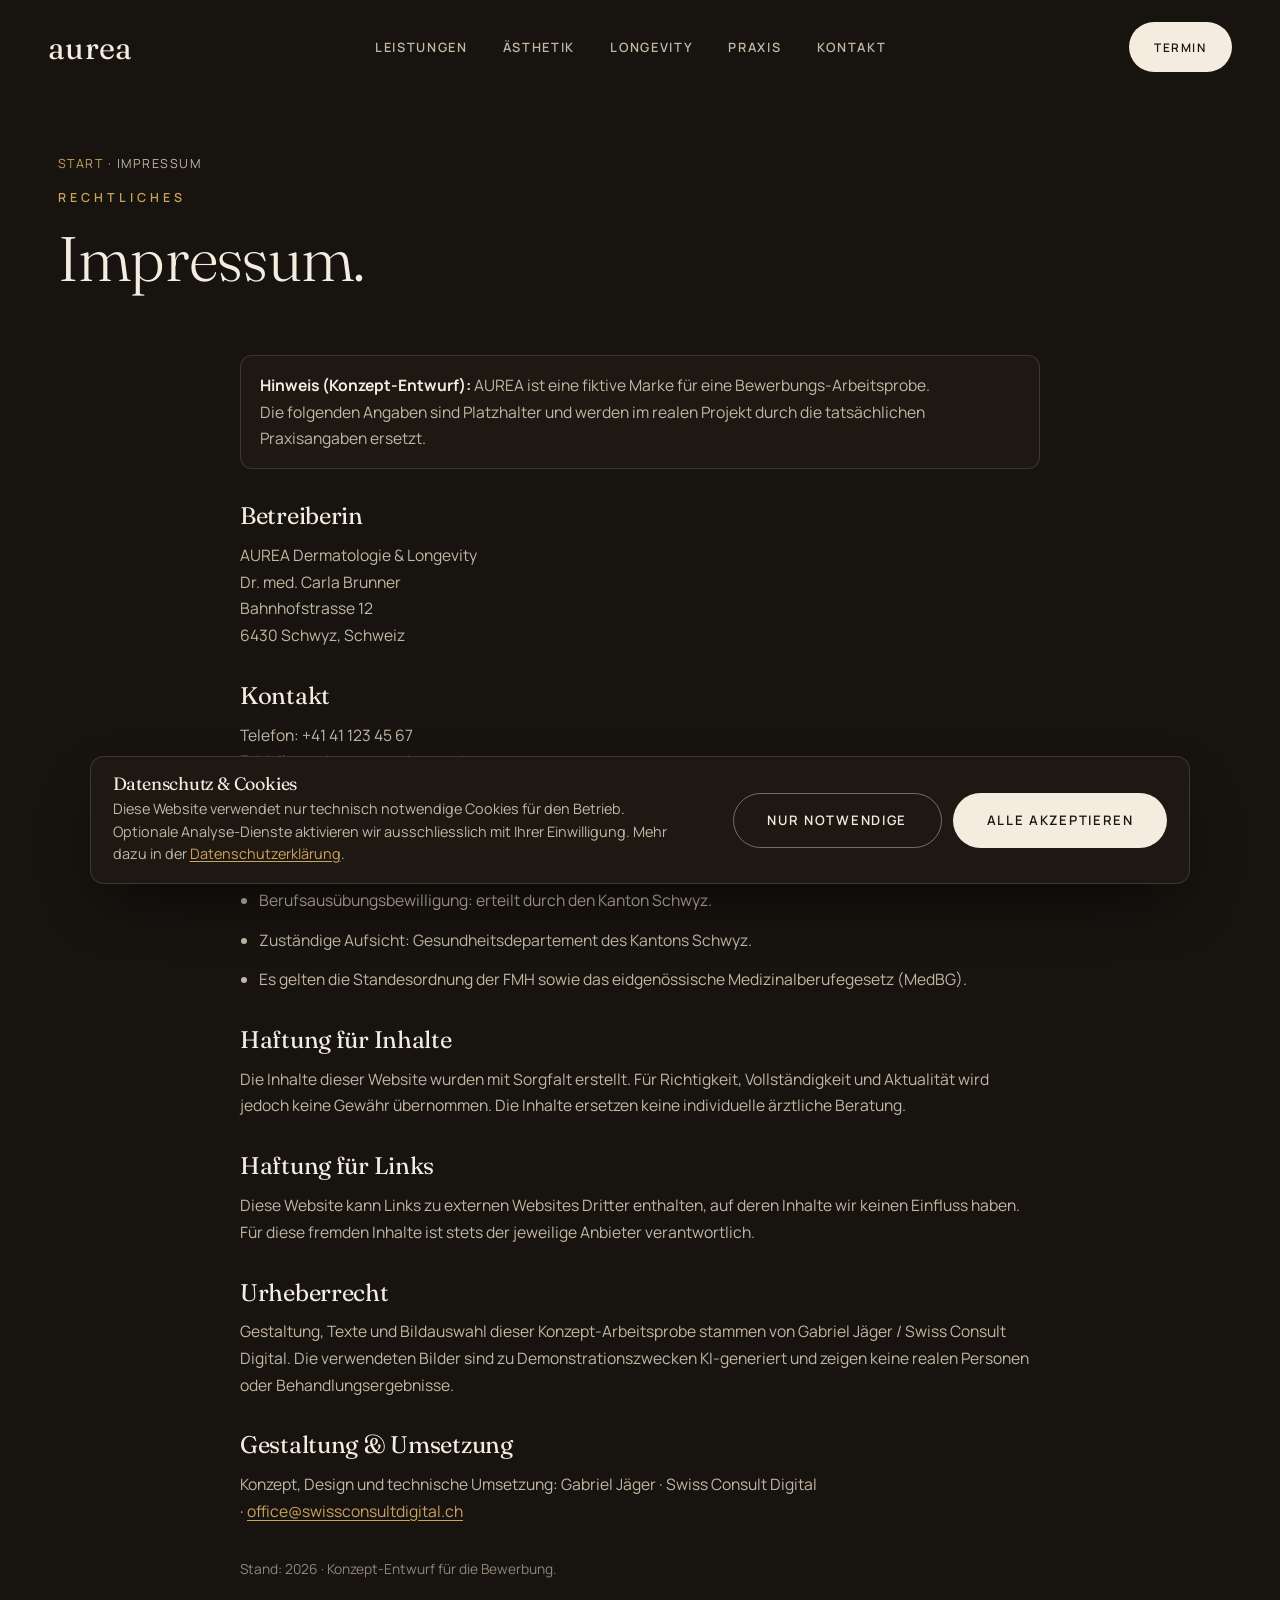
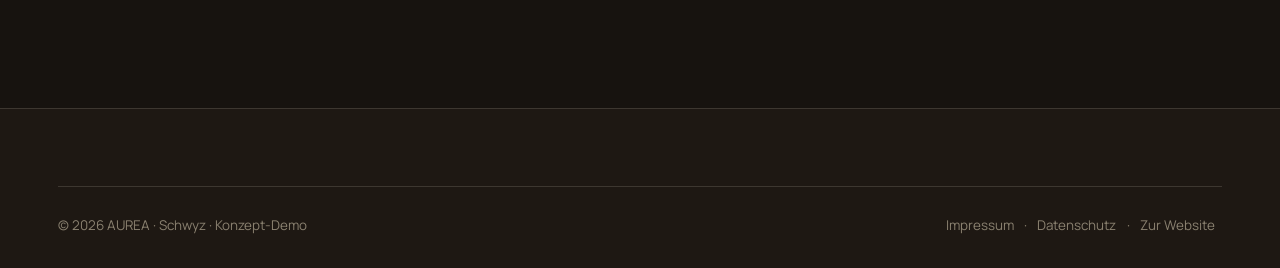
<file: impressum-b.html>
<!DOCTYPE html>
<html lang="de-CH">
<head>
<meta charset="UTF-8">
<script>document.documentElement.classList.add('aurea-js');</script>
<meta name="viewport" content="width=device-width, initial-scale=1.0, viewport-fit=cover">
<title>Impressum — AUREA · Schwyz</title>
<meta name="description" content="Impressum der AUREA Dermatologie & Longevity, Schwyz – Konzept-Entwurf.">
<meta name="robots" content="noindex">
  <link rel="preload" href="assets/fonts/fraunces-standard-normal.woff2" as="font" type="font/woff2" crossorigin>
  <link rel="preload" href="assets/fonts/manrope-wght-normal.woff2" as="font" type="font/woff2" crossorigin>
<link rel="icon" href="assets/favicon.svg">
<link rel="stylesheet" href="assets/style-b.css">
</head>
<body>
<a href="#hauptinhalt" class="b-skip">Zum Inhalt springen</a>

<!-- NAV -->
<header class="b-nav scrolled" id="bnav">
  <a href="index.html" class="b-brand">aurea</a>
  <nav class="b-nav-links" id="bnavlinks">
    <a href="index.html#leistungen">Leistungen</a>
    <a href="index.html#aesthetik">Ästhetik</a>
    <a href="longevity-b.html">Longevity</a>
    <a href="index.html#praxis">Praxis</a>
    <a href="index.html#kontakt">Kontakt</a>
  </nav>
  <div style="display:flex;align-items:center;gap:1rem">
    <a href="index.html#termin" class="b-btn b-btn-cream b-nav-cta">Termin</a>
    <button class="b-nav-toggle" id="bnavToggle" aria-label="Menü" aria-expanded="false" aria-controls="bnavlinks"><span></span><span></span><span></span></button>
  </div>
</header>

<main id="hauptinhalt">
<section class="b-section b-container" style="padding-top:clamp(7rem,12vw,10rem)">
  <div class="b-head b-reveal">
    <div class="b-breadcrumb"><a href="index.html">Start</a> · Impressum</div>
    <span class="b-eyebrow">Rechtliches</span>
    <h1>Impressum.</h1>
  </div>

  <div class="b-legal b-reveal d1">
    <p style="border:1px solid var(--line);border-radius:12px;padding:1rem 1.2rem;background:var(--noir-2)"><strong>Hinweis (Konzept-Entwurf):</strong> AUREA ist eine fiktive Marke für eine Bewerbungs-Arbeitsprobe. Die folgenden Angaben sind Platzhalter und werden im realen Projekt durch die tatsächlichen Praxisangaben ersetzt.</p>

    <h2>Betreiberin</h2>
    <p>AUREA Dermatologie &amp; Longevity<br>
    Dr. med. Carla Brunner<br>
    Bahnhofstrasse 12<br>
    6430 Schwyz, Schweiz</p>

    <h2>Kontakt</h2>
    <p>Telefon: +41 41 123 45 67<br>
    E-Mail: <a href="mailto:praxis@aurea-derma.ch">praxis@aurea-derma.ch</a></p>

    <h2>Berufsrechtliche Angaben</h2>
    <ul>
      <li>Berufsbezeichnung: Fachärztin für Dermatologie und Venerologie (FMH), verliehen in der Schweiz.</li>
      <li>Berufsausübungsbewilligung: erteilt durch den Kanton Schwyz.</li>
      <li>Zuständige Aufsicht: Gesundheitsdepartement des Kantons Schwyz.</li>
      <li>Es gelten die Standesordnung der FMH sowie das eidgenössische Medizinalberufegesetz (MedBG).</li>
    </ul>

    <h2>Haftung für Inhalte</h2>
    <p>Die Inhalte dieser Website wurden mit Sorgfalt erstellt. Für Richtigkeit, Vollständigkeit und Aktualität wird jedoch keine Gewähr übernommen. Die Inhalte ersetzen keine individuelle ärztliche Beratung.</p>

    <h2>Haftung für Links</h2>
    <p>Diese Website kann Links zu externen Websites Dritter enthalten, auf deren Inhalte wir keinen Einfluss haben. Für diese fremden Inhalte ist stets der jeweilige Anbieter verantwortlich.</p>

    <h2>Urheberrecht</h2>
    <p>Gestaltung, Texte und Bildauswahl dieser Konzept-Arbeitsprobe stammen von Gabriel Jäger / Swiss Consult Digital. Die verwendeten Bilder sind zu Demonstrationszwecken KI-generiert und zeigen keine realen Personen oder Behandlungsergebnisse.</p>

    <h2>Gestaltung &amp; Umsetzung</h2>
    <p>Konzept, Design und technische Umsetzung: Gabriel Jäger · Swiss Consult Digital · <a href="mailto:office@swissconsultdigital.ch">office@swissconsultdigital.ch</a></p>

    <p style="margin-top:2rem;opacity:0.7;font-size:0.86rem">Stand: 2026 · Konzept-Entwurf für die Bewerbung.</p>
  </div>
</section>
</main>

<!-- FOOTER -->
<footer class="b-footer">
  <div class="b-container">
    <div class="b-foot-bottom" style="border-top:1px solid var(--line);padding-top:1.7rem">
      <span>© 2026 AUREA · Schwyz · Konzept-Demo</span>
      <span><a href="impressum-b.html">Impressum</a> · <a href="datenschutz-b.html">Datenschutz</a> · <a href="index.html">Zur Website</a></span>
    </div>
  </div>
</footer>

<script src="assets/b-app.js"></script>
</body>
</html>
</file>
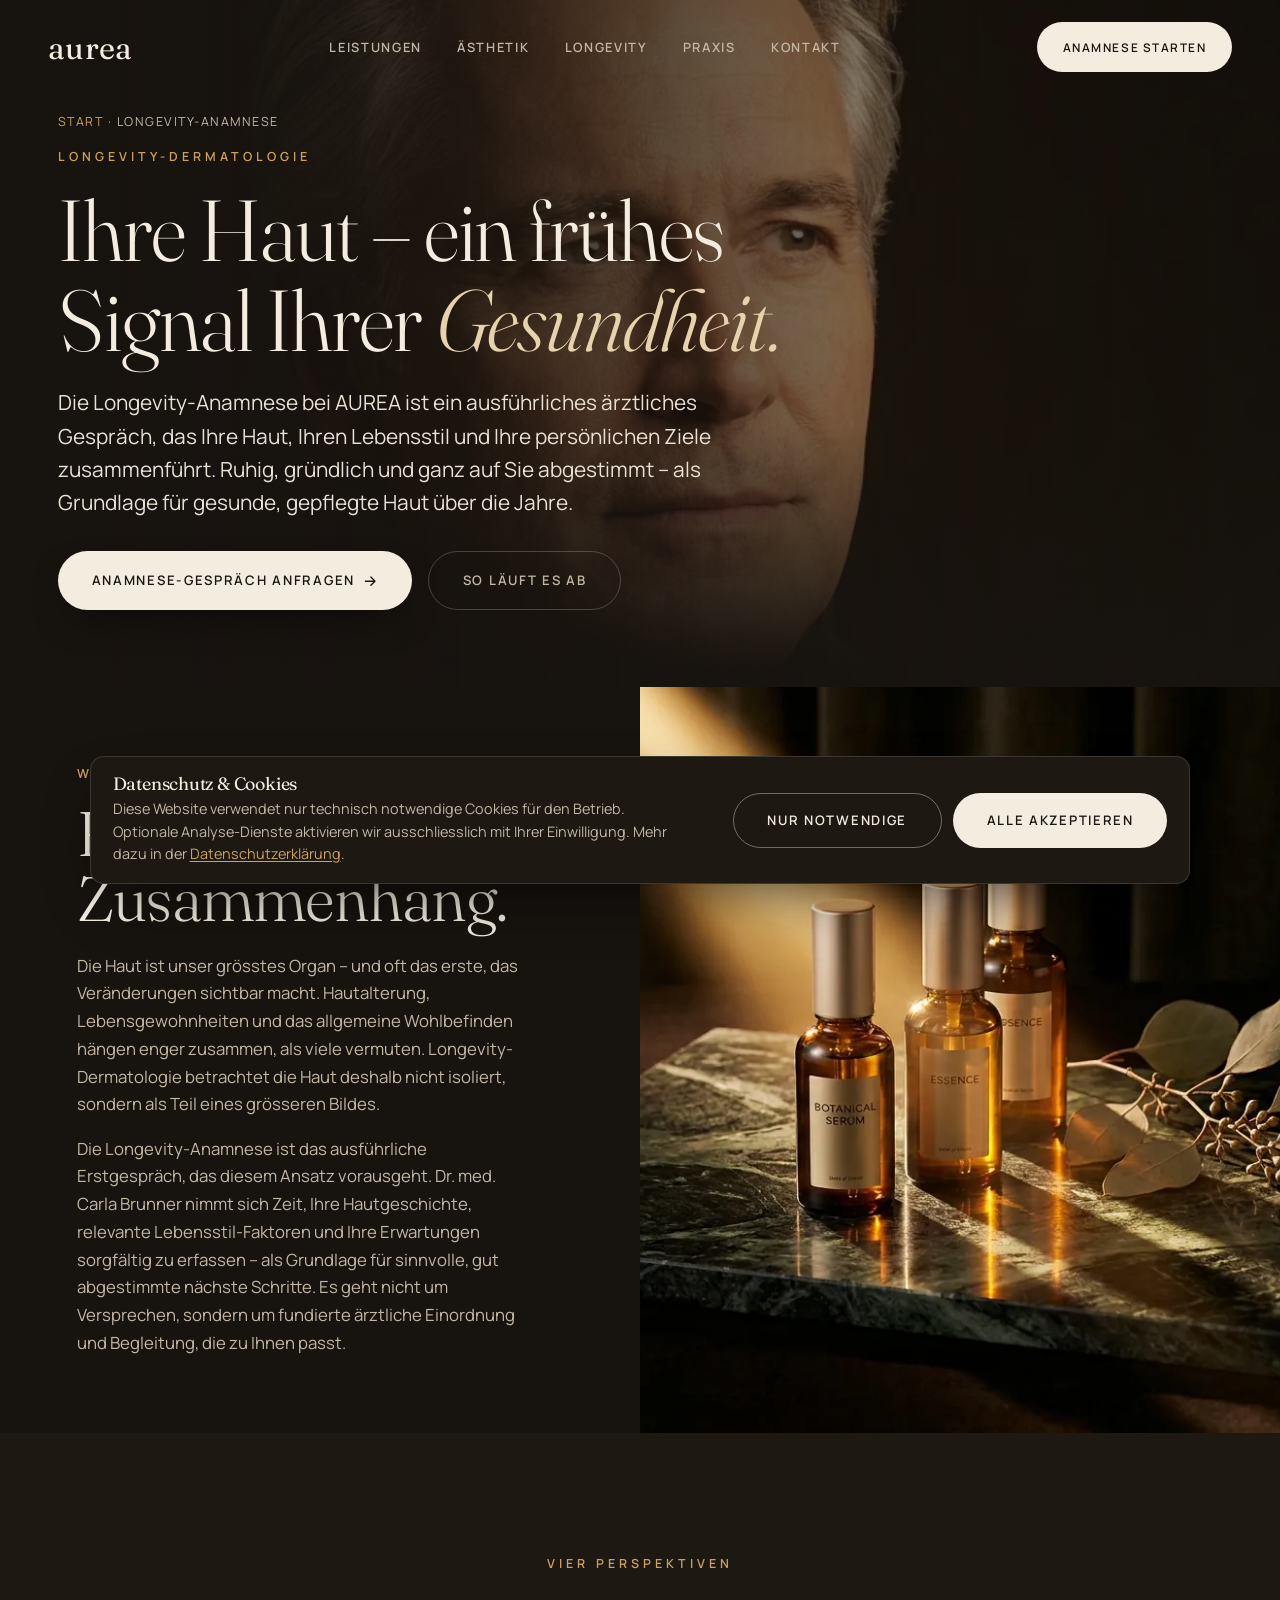
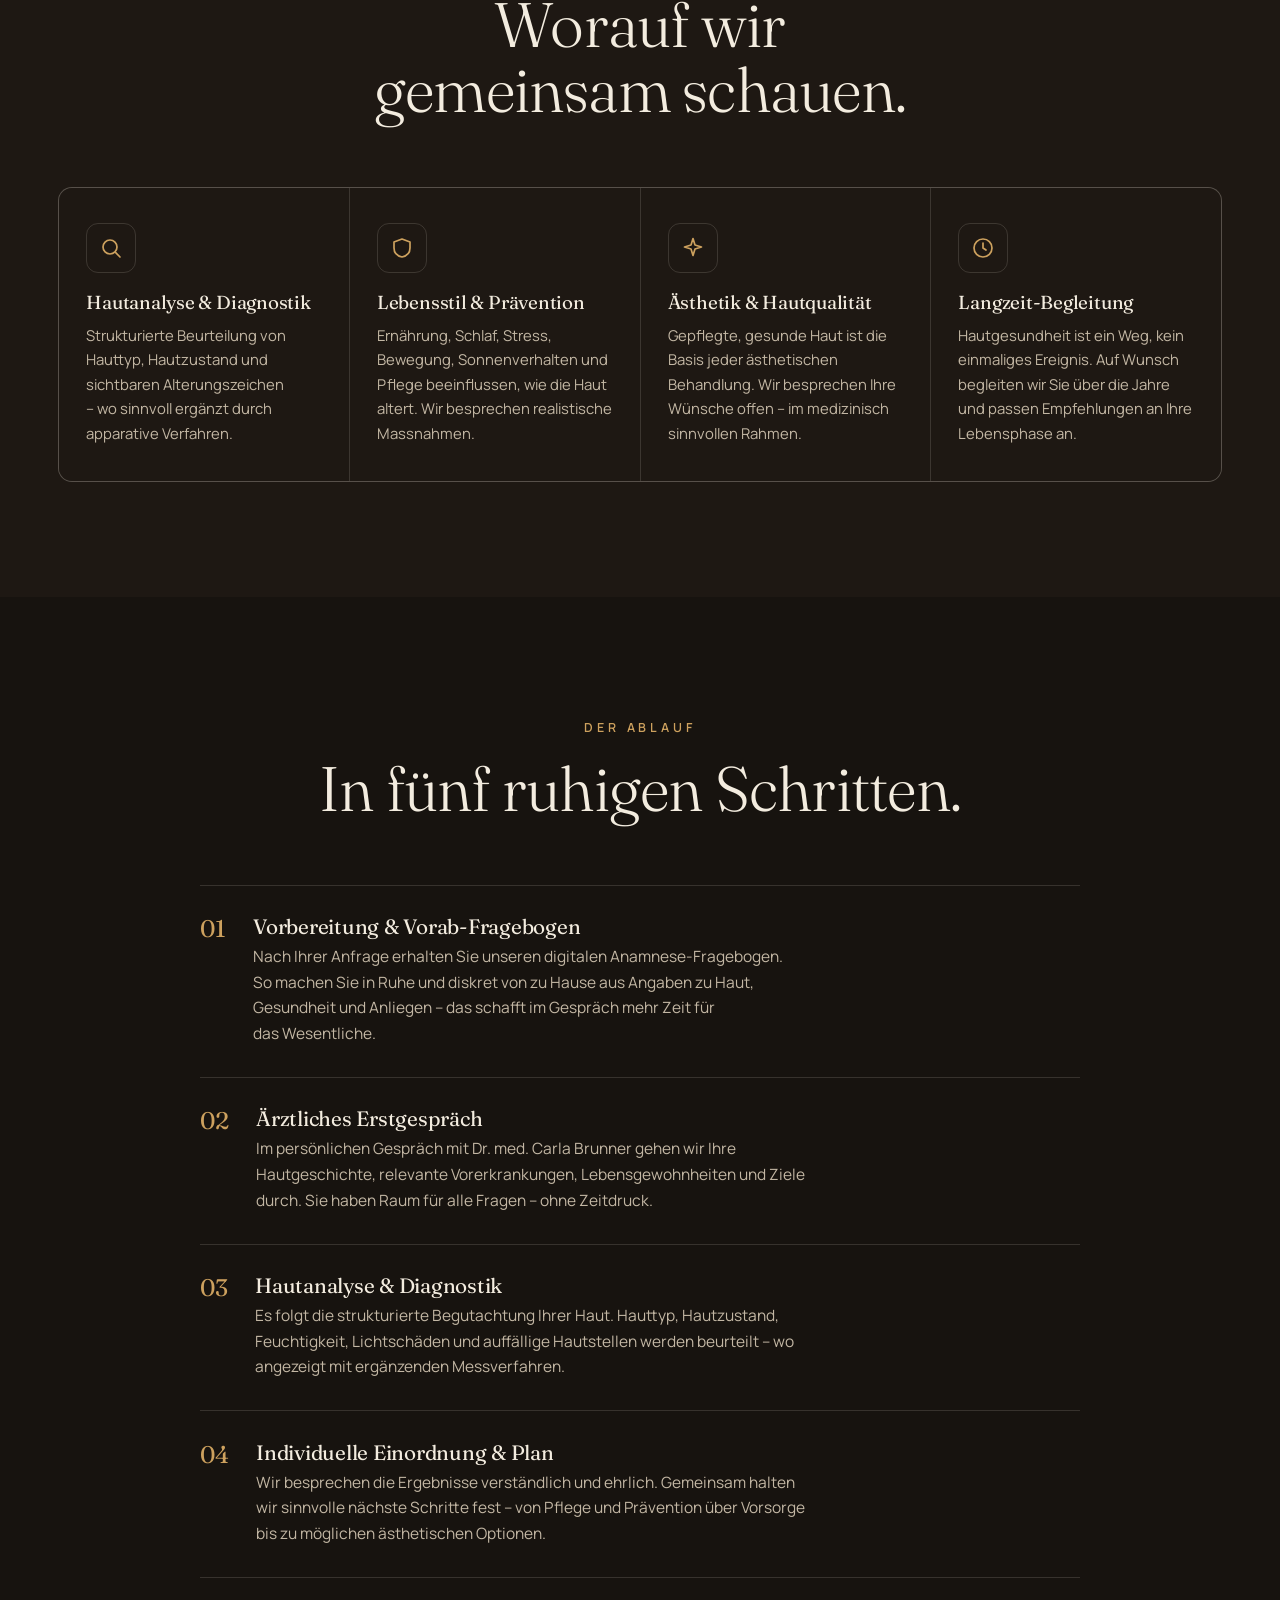
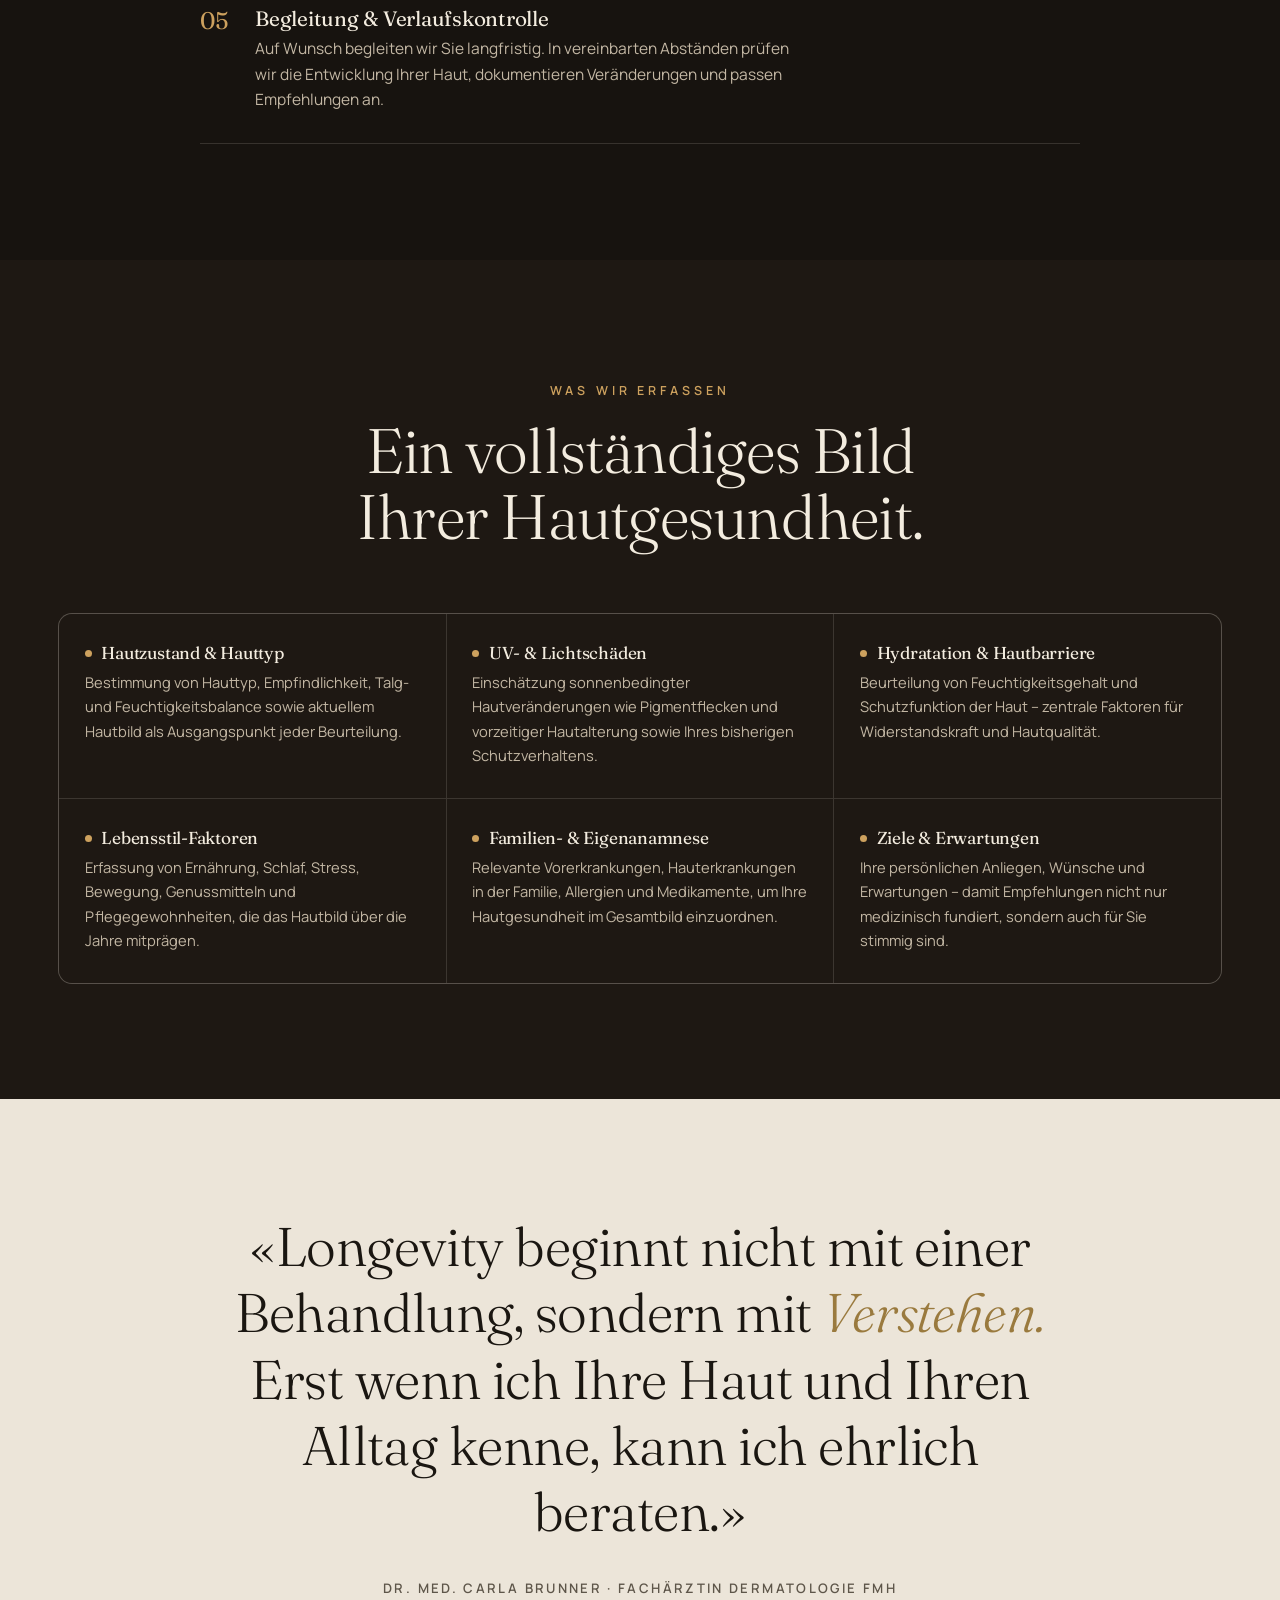
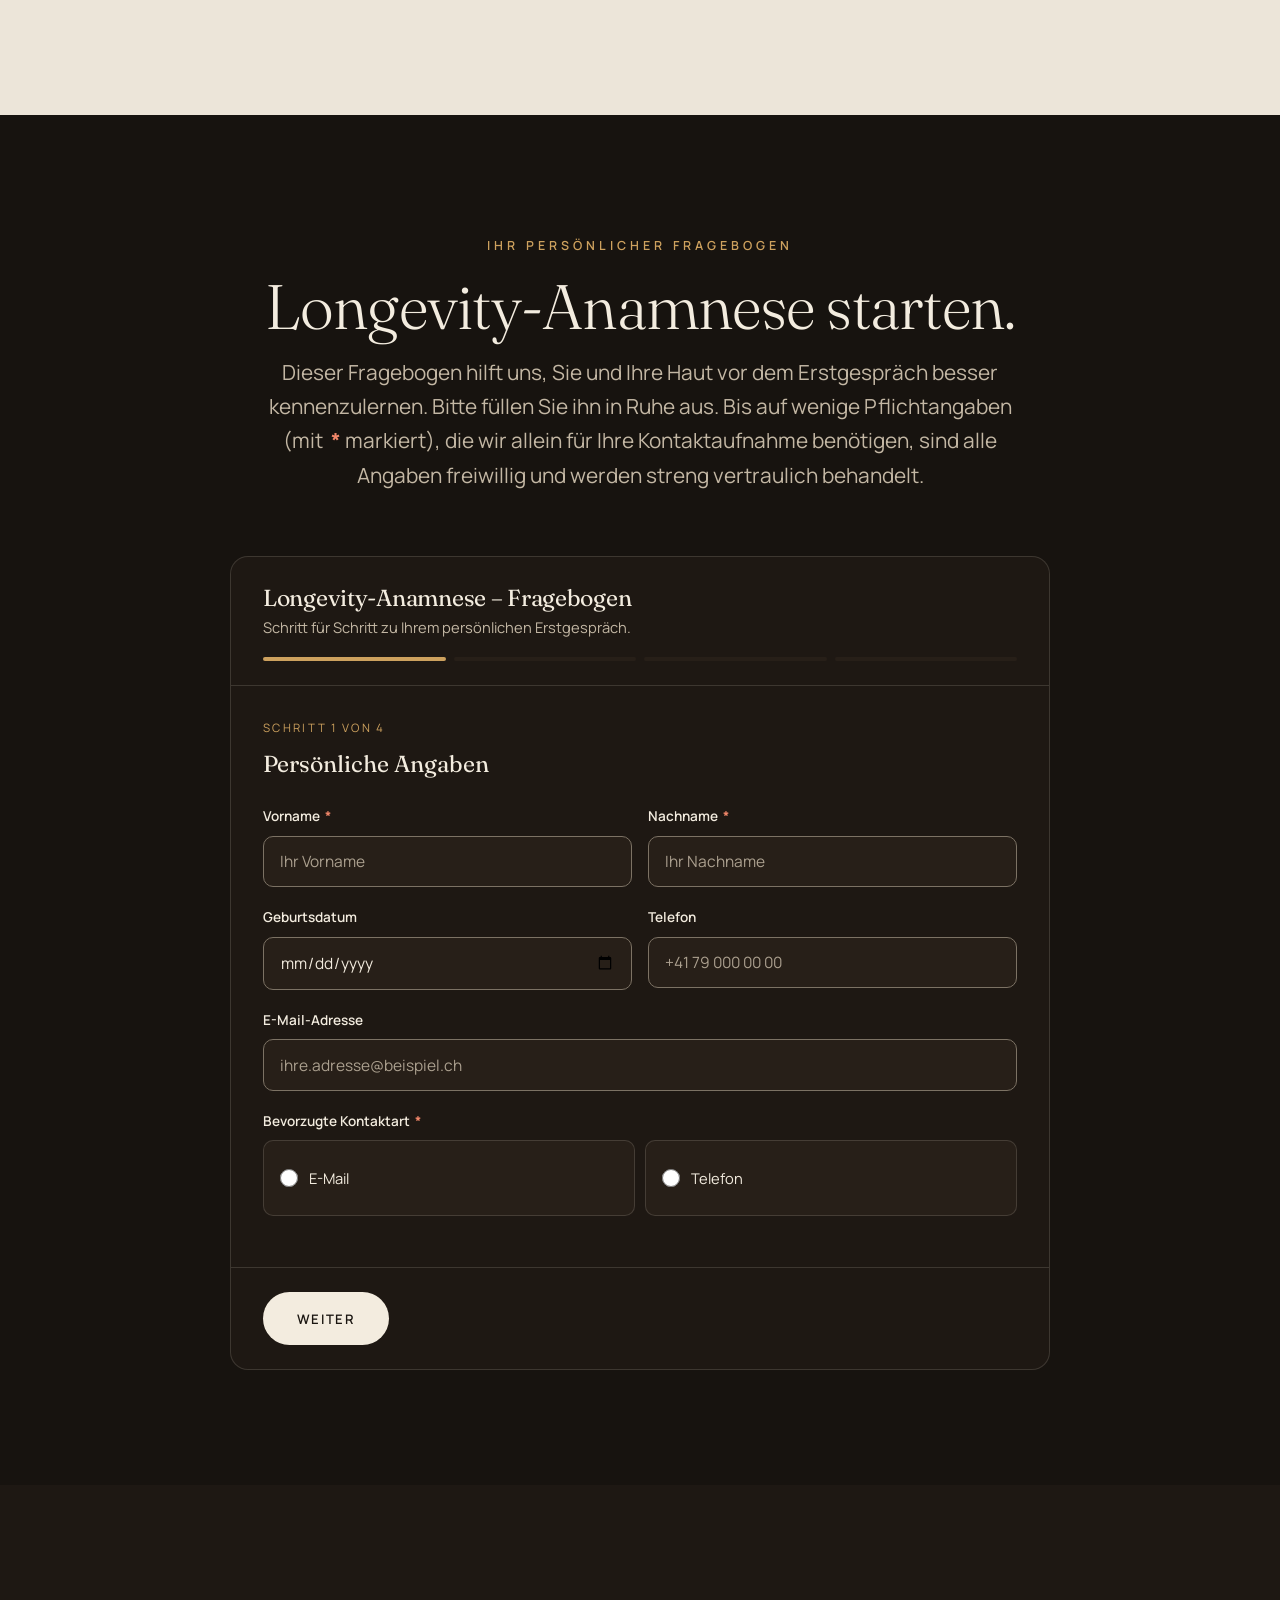
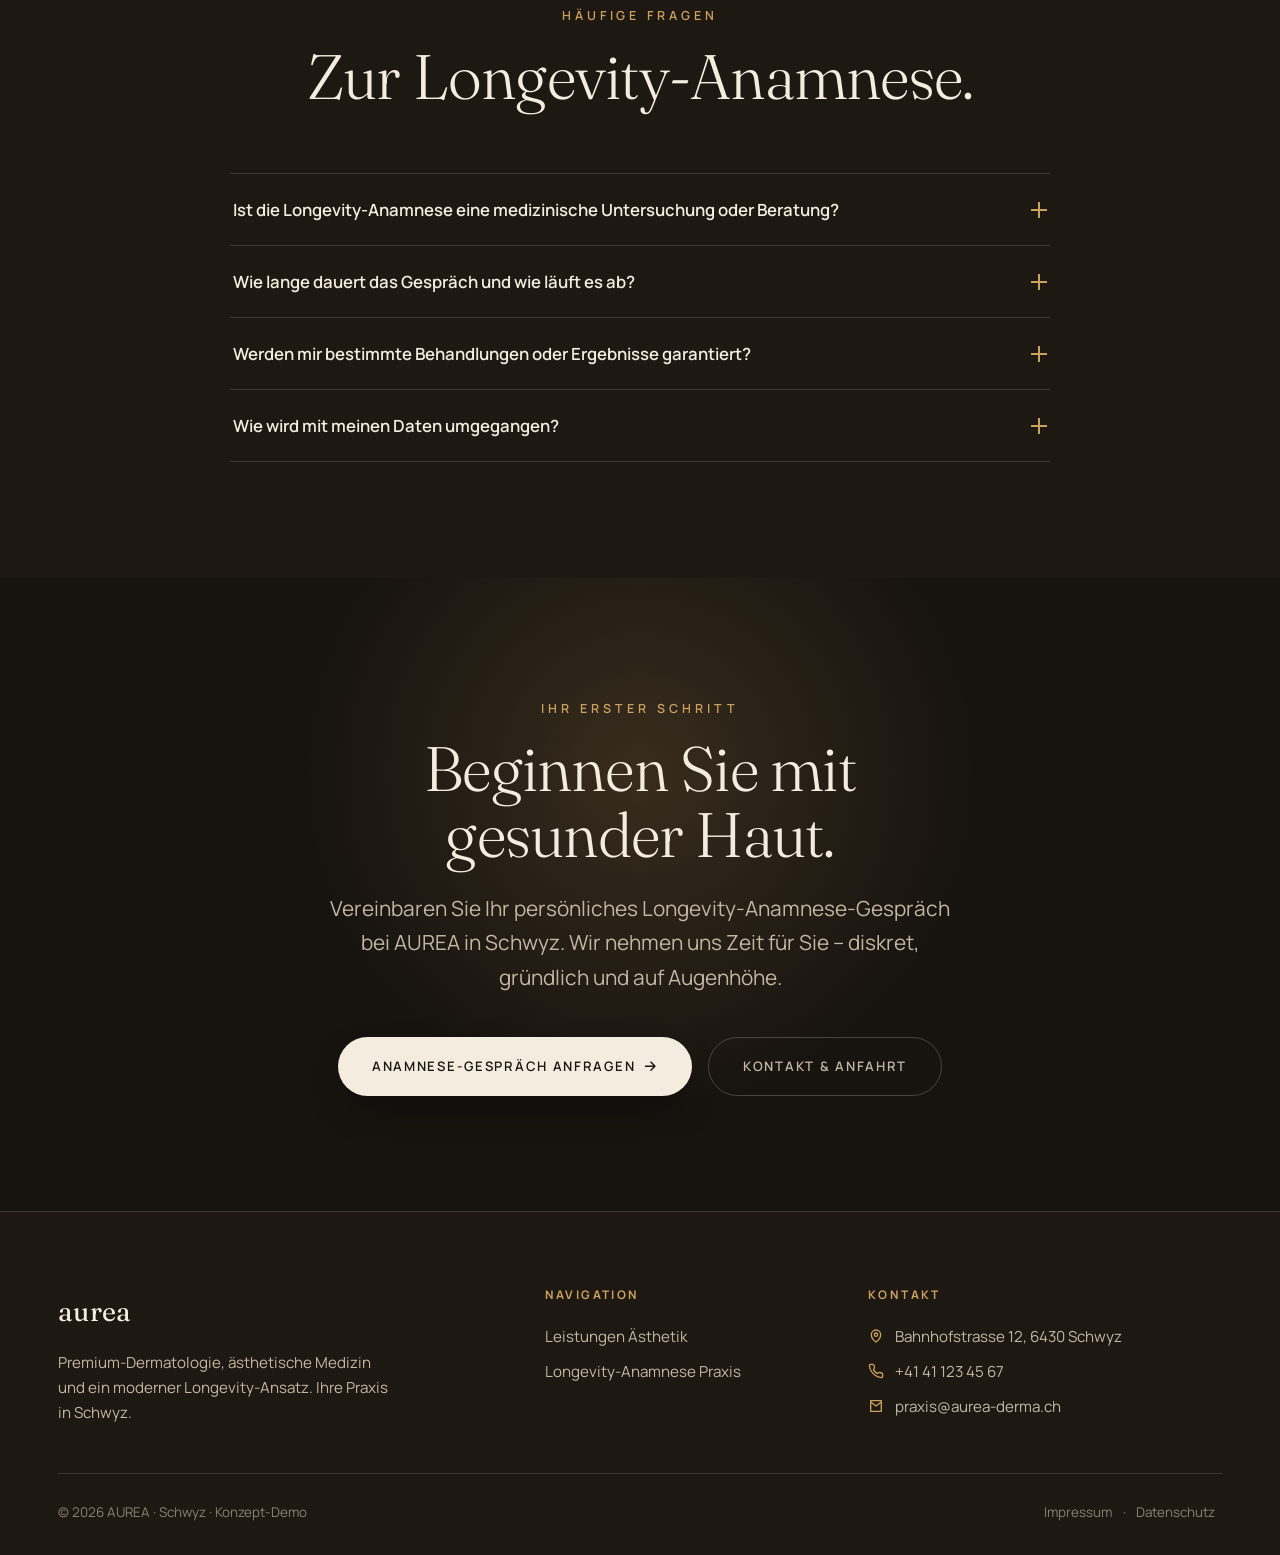
<file: longevity-b.html>
<!DOCTYPE html>
<html lang="de-CH">
<head>
<meta charset="UTF-8">
<script>document.documentElement.classList.add('aurea-js');</script>
<meta name="viewport" content="width=device-width, initial-scale=1.0, viewport-fit=cover">
<title>Longevity-Anamnese — AUREA · Dermatologie & Longevity, Schwyz</title>
<meta name="description" content="Die Longevity-Anamnese bei AUREA: ein ausführliches ärztliches Gespräch, das Haut, Lebensstil und Ihre Ziele zusammenführt – Grundlage für gesunde Haut über die Jahre.">
  <link rel="preload" href="assets/fonts/fraunces-standard-normal.woff2" as="font" type="font/woff2" crossorigin>
  <link rel="preload" href="assets/fonts/manrope-wght-normal.woff2" as="font" type="font/woff2" crossorigin>
<link rel="icon" href="assets/favicon.svg">
<link rel="stylesheet" href="assets/style-b.css">
</head>
<body>
<a href="#hauptinhalt" class="b-skip">Zum Inhalt springen</a>

<!-- NAV -->
<header class="b-nav" id="bnav">
  <a href="index.html" class="b-brand">aurea</a>
  <nav class="b-nav-links" id="bnavlinks">
    <a href="index.html#leistungen">Leistungen</a>
    <a href="index.html#aesthetik">Ästhetik</a>
    <a href="longevity-b.html" aria-current="page">Longevity</a>
    <a href="index.html#praxis">Praxis</a>
    <a href="index.html#kontakt">Kontakt</a>
  </nav>
  <div style="display:flex;align-items:center;gap:1rem">
    <a href="#anamnese" class="b-btn b-btn-cream b-nav-cta">Anamnese starten</a>
    <button class="b-nav-toggle" id="bnavToggle" aria-label="Menü" aria-expanded="false" aria-controls="bnavlinks"><span></span><span></span><span></span></button>
  </div>
</header>

<main id="hauptinhalt">
<!-- SUB-HERO -->
<section class="b-subhero">
  <div class="b-subhero-bg"><img fetchpriority="high" decoding="async" src="assets/img/b-feature-2.webp" alt="" onerror="this.style.display='none'"></div>
  <div class="b-subhero-inner">
    <div class="b-breadcrumb b-reveal"><a href="index.html">Start</a> · Longevity-Anamnese</div>
    <span class="b-eyebrow b-reveal">Longevity-Dermatologie</span>
    <h1 class="b-reveal d1">Ihre Haut – ein frühes Signal Ihrer <em>Gesundheit.</em></h1>
    <p class="b-lead b-reveal d2">Die Longevity-Anamnese bei AUREA ist ein ausführliches ärztliches Gespräch, das Ihre Haut, Ihren Lebensstil und Ihre persönlichen Ziele zusammenführt. Ruhig, gründlich und ganz auf Sie abgestimmt – als Grundlage für gesunde, gepflegte Haut über die Jahre.</p>
    <div class="b-hero-actions b-reveal d3">
      <a href="#anamnese" class="b-btn b-btn-cream">Anamnese-Gespräch anfragen
        <svg viewBox="0 0 24 24" fill="none" stroke="currentColor" stroke-width="2" stroke-linecap="round" stroke-linejoin="round"><path d="M5 12h14M13 6l6 6-6 6"/></svg></a>
      <a href="#ablauf" class="b-btn b-btn-outline">So läuft es ab</a>
    </div>
  </div>
</section>

<!-- INTRO FEATURE -->
<section class="b-feature flip">
  <div class="media b-reveal"><img loading="lazy" decoding="async" src="assets/img/b-detail.webp" alt="Hautanalyse im Detail bei AUREA" onerror="this.style.display='none'"></div>
  <div class="txt b-reveal d1">
    <span class="b-eyebrow">Was die Longevity-Anamnese ist</span>
    <h2>Haut im grösseren Zusammenhang.</h2>
    <p>Die Haut ist unser grösstes Organ – und oft das erste, das Veränderungen sichtbar macht. Hautalterung, Lebensgewohnheiten und das allgemeine Wohlbefinden hängen enger zusammen, als viele vermuten. Longevity-Dermatologie betrachtet die Haut deshalb nicht isoliert, sondern als Teil eines grösseren Bildes.</p>
    <p>Die Longevity-Anamnese ist das ausführliche Erstgespräch, das diesem Ansatz vorausgeht. Dr. med. Carla Brunner nimmt sich Zeit, Ihre Hautgeschichte, relevante Lebensstil-Faktoren und Ihre Erwartungen sorgfältig zu erfassen – als Grundlage für sinnvolle, gut abgestimmte nächste Schritte. Es geht nicht um Versprechen, sondern um fundierte ärztliche Einordnung und Begleitung, die zu Ihnen passt.</p>
  </div>
</section>

<!-- PILLARS -->
<section class="b-section b-band">
  <div class="b-container">
    <div class="b-head c b-reveal">
      <span class="b-eyebrow c">Vier Perspektiven</span>
      <h2>Worauf wir gemeinsam schauen.</h2>
    </div>
    <div class="b-pillars b-reveal d1">
      <div class="b-pillar">
        <div class="ic"><svg viewBox="0 0 24 24" fill="none" stroke="currentColor" stroke-width="1.7" stroke-linecap="round" stroke-linejoin="round"><circle cx="11" cy="11" r="7"/><path d="m21 21-4.3-4.3"/></svg></div>
        <h3>Hautanalyse &amp; Diagnostik</h3>
        <p>Strukturierte Beurteilung von Hauttyp, Hautzustand und sichtbaren Alterungszeichen – wo sinnvoll ergänzt durch apparative Verfahren.</p>
      </div>
      <div class="b-pillar">
        <div class="ic"><svg viewBox="0 0 24 24" fill="none" stroke="currentColor" stroke-width="1.7" stroke-linecap="round" stroke-linejoin="round"><path d="M12 3 4 6v6c0 5 3.4 8 8 9 4.6-1 8-4 8-9V6Z"/></svg></div>
        <h3>Lebensstil &amp; Prävention</h3>
        <p>Ernährung, Schlaf, Stress, Bewegung, Sonnenverhalten und Pflege beeinflussen, wie die Haut altert. Wir besprechen realistische Massnahmen.</p>
      </div>
      <div class="b-pillar">
        <div class="ic"><svg viewBox="0 0 24 24" fill="none" stroke="currentColor" stroke-width="1.7" stroke-linecap="round" stroke-linejoin="round"><path d="M12 2.5 14 9l6.5 2-6.5 2-2 6.5L10 13l-6.5-2L10 9Z"/></svg></div>
        <h3>Ästhetik &amp; Hautqualität</h3>
        <p>Gepflegte, gesunde Haut ist die Basis jeder ästhetischen Behandlung. Wir besprechen Ihre Wünsche offen – im medizinisch sinnvollen Rahmen.</p>
      </div>
      <div class="b-pillar">
        <div class="ic"><svg viewBox="0 0 24 24" fill="none" stroke="currentColor" stroke-width="1.7" stroke-linecap="round" stroke-linejoin="round"><circle cx="12" cy="12" r="9"/><path d="M12 7v5l3 2"/></svg></div>
        <h3>Langzeit-Begleitung</h3>
        <p>Hautgesundheit ist ein Weg, kein einmaliges Ereignis. Auf Wunsch begleiten wir Sie über die Jahre und passen Empfehlungen an Ihre Lebensphase an.</p>
      </div>
    </div>
  </div>
</section>

<!-- PROCESS -->
<section class="b-section b-container" id="ablauf">
  <div class="b-head c b-reveal">
    <span class="b-eyebrow c">Der Ablauf</span>
    <h2>In fünf ruhigen Schritten.</h2>
  </div>
  <div class="b-process">
    <div class="b-step-row b-reveal"><span class="mn">01</span><div><h3>Vorbereitung &amp; Vorab-Fragebogen</h3><p>Nach Ihrer Anfrage erhalten Sie unseren digitalen Anamnese-Fragebogen. So machen Sie in Ruhe und diskret von zu Hause aus Angaben zu Haut, Gesundheit und Anliegen – das schafft im Gespräch mehr Zeit für das Wesentliche.</p></div></div>
    <div class="b-step-row b-reveal"><span class="mn">02</span><div><h3>Ärztliches Erstgespräch</h3><p>Im persönlichen Gespräch mit Dr. med. Carla Brunner gehen wir Ihre Hautgeschichte, relevante Vorerkrankungen, Lebensgewohnheiten und Ziele durch. Sie haben Raum für alle Fragen – ohne Zeitdruck.</p></div></div>
    <div class="b-step-row b-reveal"><span class="mn">03</span><div><h3>Hautanalyse &amp; Diagnostik</h3><p>Es folgt die strukturierte Begutachtung Ihrer Haut. Hauttyp, Hautzustand, Feuchtigkeit, Lichtschäden und auffällige Hautstellen werden beurteilt – wo angezeigt mit ergänzenden Messverfahren.</p></div></div>
    <div class="b-step-row b-reveal"><span class="mn">04</span><div><h3>Individuelle Einordnung &amp; Plan</h3><p>Wir besprechen die Ergebnisse verständlich und ehrlich. Gemeinsam halten wir sinnvolle nächste Schritte fest – von Pflege und Prävention über Vorsorge bis zu möglichen ästhetischen Optionen.</p></div></div>
    <div class="b-step-row b-reveal"><span class="mn">05</span><div><h3>Begleitung &amp; Verlaufskontrolle</h3><p>Auf Wunsch begleiten wir Sie langfristig. In vereinbarten Abständen prüfen wir die Entwicklung Ihrer Haut, dokumentieren Veränderungen und passen Empfehlungen an.</p></div></div>
  </div>
</section>

<!-- MEASURES -->
<section class="b-section b-band">
  <div class="b-container">
    <div class="b-head c b-reveal">
      <span class="b-eyebrow c">Was wir erfassen</span>
      <h2>Ein vollständiges Bild Ihrer Hautgesundheit.</h2>
    </div>
    <div class="b-measures b-reveal d1">
      <div class="b-measure-c"><h3>Hautzustand &amp; Hauttyp</h3><p>Bestimmung von Hauttyp, Empfindlichkeit, Talg- und Feuchtigkeitsbalance sowie aktuellem Hautbild als Ausgangspunkt jeder Beurteilung.</p></div>
      <div class="b-measure-c"><h3>UV- &amp; Lichtschäden</h3><p>Einschätzung sonnenbedingter Hautveränderungen wie Pigmentflecken und vorzeitiger Hautalterung sowie Ihres bisherigen Schutzverhaltens.</p></div>
      <div class="b-measure-c"><h3>Hydratation &amp; Hautbarriere</h3><p>Beurteilung von Feuchtigkeitsgehalt und Schutzfunktion der Haut – zentrale Faktoren für Widerstandskraft und Hautqualität.</p></div>
      <div class="b-measure-c"><h3>Lebensstil-Faktoren</h3><p>Erfassung von Ernährung, Schlaf, Stress, Bewegung, Genussmitteln und Pflegegewohnheiten, die das Hautbild über die Jahre mitprägen.</p></div>
      <div class="b-measure-c"><h3>Familien- &amp; Eigenanamnese</h3><p>Relevante Vorerkrankungen, Hauterkrankungen in der Familie, Allergien und Medikamente, um Ihre Hautgesundheit im Gesamtbild einzuordnen.</p></div>
      <div class="b-measure-c"><h3>Ziele &amp; Erwartungen</h3><p>Ihre persönlichen Anliegen, Wünsche und Erwartungen – damit Empfehlungen nicht nur medizinisch fundiert, sondern auch für Sie stimmig sind.</p></div>
    </div>
  </div>
</section>

<!-- QUOTE -->
<section class="b-section b-quote">
  <div class="b-container b-reveal">
    <blockquote>«Longevity beginnt nicht mit einer Behandlung, sondern mit <em>Verstehen.</em> Erst wenn ich Ihre Haut und Ihren Alltag kenne, kann ich ehrlich beraten.»</blockquote>
    <div class="by">Dr. med. Carla Brunner · Fachärztin Dermatologie FMH</div>
  </div>
</section>

<!-- MULTI-STEP FORM -->
<section class="b-section b-container" id="anamnese">
  <div class="b-head c b-reveal">
    <span class="b-eyebrow c">Ihr persönlicher Fragebogen</span>
    <h2>Longevity-Anamnese starten.</h2>
    <p>Dieser Fragebogen hilft uns, Sie und Ihre Haut vor dem Erstgespräch besser kennenzulernen. Bitte füllen Sie ihn in Ruhe aus. Bis auf wenige Pflichtangaben (mit <span class="b-req" aria-hidden="true">*</span> markiert), die wir allein für Ihre Kontaktaufnahme benötigen, sind alle Angaben freiwillig und werden streng vertraulich behandelt.</p>
  </div>

  <div class="b-form b-reveal d1" id="bAnamnese">
    <div class="b-form-head">
      <h3>Longevity-Anamnese – Fragebogen</h3>
      <p>Schritt für Schritt zu Ihrem persönlichen Erstgespräch.</p>
      <div class="b-progress"><span class="dot active"></span><span class="dot"></span><span class="dot"></span><span class="dot"></span></div>
    </div>
    <div class="b-form-body">

      <!-- Step 1 -->
      <div class="b-fstep active">
        <div class="step-label">Schritt 1 von 4</div>
        <h4>Persönliche Angaben</h4>
        <div class="b-field-row">
          <div class="b-field"><label for="an-vorname">Vorname <span class="b-req" aria-hidden="true">*</span><span class="b-vh">(Pflichtfeld)</span></label><input id="an-vorname" type="text" autocomplete="given-name" aria-required="true" aria-describedby="err-an-vorname" placeholder="Ihr Vorname"><p class="b-field-error" id="err-an-vorname" hidden></p></div>
          <div class="b-field"><label for="an-nachname">Nachname <span class="b-req" aria-hidden="true">*</span><span class="b-vh">(Pflichtfeld)</span></label><input id="an-nachname" type="text" autocomplete="family-name" aria-required="true" aria-describedby="err-an-nachname" placeholder="Ihr Nachname"><p class="b-field-error" id="err-an-nachname" hidden></p></div>
        </div>
        <div class="b-field-row">
          <div class="b-field"><label for="an-gebdat">Geburtsdatum</label><input id="an-gebdat" type="date" autocomplete="bday"></div>
          <div class="b-field"><label for="an-tel">Telefon <span class="b-req b-req-tel" aria-hidden="true" hidden>*</span></label><input id="an-tel" type="tel" inputmode="tel" autocomplete="tel" aria-describedby="err-an-tel" placeholder="+41 79 000 00 00"><p class="b-field-error" id="err-an-tel" hidden></p></div>
        </div>
        <div class="b-field"><label for="an-email">E-Mail-Adresse <span class="b-req b-req-email" aria-hidden="true" hidden>*</span></label><input id="an-email" type="email" inputmode="email" autocomplete="email" aria-describedby="err-an-email" placeholder="ihre.adresse@beispiel.ch"><p class="b-field-error" id="err-an-email" hidden></p></div>
        <fieldset class="b-field" aria-describedby="err-kontaktart">
          <legend>Bevorzugte Kontaktart <span class="b-req" aria-hidden="true">*</span><span class="b-vh">(Pflichtfeld)</span></legend>
          <div class="b-choices">
            <label class="b-choice"><input type="radio" name="kontaktart" id="ka-email" value="email" aria-controls="an-email"> E-Mail</label>
            <label class="b-choice"><input type="radio" name="kontaktart" id="ka-tel" value="tel" aria-controls="an-tel"> Telefon</label>
          </div>
          <p class="b-field-error" id="err-kontaktart" hidden></p>
        </fieldset>
      </div>

      <!-- Step 2 -->
      <div class="b-fstep">
        <div class="step-label">Schritt 2 von 4</div>
        <h4>Haut &amp; Gesundheit</h4>
        <div class="b-field">
          <label for="an-hauttyp">Wie würden Sie Ihren Hauttyp beschreiben?</label>
          <select id="an-hauttyp"><option>Bitte wählen …</option><option>Normal</option><option>Trocken</option><option>Fettig</option><option>Mischhaut</option><option>Empfindlich</option><option>Unsicher</option></select>
        </div>
        <fieldset class="b-field">
          <legend>Welche Hautanliegen beschäftigen Sie aktuell?</legend>
          <div class="b-choices">
            <label class="b-choice"><input type="checkbox"> Hautalterung &amp; Falten</label>
            <label class="b-choice"><input type="checkbox"> Pigmentflecken</label>
            <label class="b-choice"><input type="checkbox"> Trockenheit</label>
            <label class="b-choice"><input type="checkbox"> Rötungen / Couperose</label>
            <label class="b-choice"><input type="checkbox"> Unreine Haut / Akne</label>
            <label class="b-choice"><input type="checkbox"> Auffällige Muttermale</label>
          </div>
        </fieldset>
        <div class="b-field"><label for="an-vorerkrankung">Bestehen bekannte Hauterkrankungen, Allergien oder relevante Vorerkrankungen?</label><textarea id="an-vorerkrankung" placeholder="z. B. Neurodermitis, Sonnenallergie, frühere Hautbehandlungen – freiwillige Angabe"></textarea></div>
        <fieldset class="b-field">
          <legend>Gibt es Hauterkrankungen oder Hautkrebs in Ihrer Familie?</legend>
          <div class="b-choices">
            <label class="b-choice"><input type="radio" name="familie"> Ja</label>
            <label class="b-choice"><input type="radio" name="familie"> Nein</label>
            <label class="b-choice"><input type="radio" name="familie"> Nicht bekannt</label>
          </div>
        </fieldset>
      </div>

      <!-- Step 3 -->
      <div class="b-fstep">
        <div class="step-label">Schritt 3 von 4</div>
        <h4>Lebensstil &amp; Ziele</h4>
        <div class="b-field">
          <label for="an-sonnenschutz">Wie schätzen Sie Ihren Sonnenschutz im Alltag ein?</label>
          <select id="an-sonnenschutz"><option>Bitte wählen …</option><option>Täglich konsequent</option><option>Meist im Sommer</option><option>Nur gelegentlich</option><option>Kaum bis nie</option></select>
        </div>
        <fieldset class="b-field">
          <legend>Welche Lebensstil-Faktoren treffen auf Sie zu?</legend>
          <div class="b-choices">
            <label class="b-choice"><input type="checkbox"> Regelmässige Bewegung</label>
            <label class="b-choice"><input type="checkbox"> Ausgewogene Ernährung</label>
            <label class="b-choice"><input type="checkbox"> Erhöhter Stress</label>
            <label class="b-choice"><input type="checkbox"> Wenig Schlaf</label>
            <label class="b-choice"><input type="checkbox"> Rauchen</label>
            <label class="b-choice"><input type="checkbox"> Regelmässiger Alkoholkonsum</label>
          </div>
        </fieldset>
        <div class="b-field"><label for="an-ziele">Was möchten Sie mit der Longevity-Anamnese erreichen?</label><textarea id="an-ziele" placeholder="Ihre persönlichen Ziele, Wünsche und Erwartungen"></textarea></div>
        <div class="b-field">
          <label for="an-zeitraum">Bevorzugter Zeitraum für ein Erstgespräch</label>
          <select id="an-zeitraum"><option>Bitte wählen …</option><option>Vormittags</option><option>Nachmittags</option><option>Abends</option><option>Flexibel</option></select>
        </div>
      </div>

      <!-- Step 4 -->
      <div class="b-fstep">
        <div class="step-label">Schritt 4 von 4</div>
        <h4>Bestätigung &amp; Datenschutz</h4>
        <div class="b-field"><label for="an-anmerkung">Möchten Sie uns vorab noch etwas mitteilen?</label><textarea id="an-anmerkung" placeholder="Optionale Anmerkungen"></textarea></div>
        <label class="b-consent"><input type="checkbox" id="an-consent-datenschutz" aria-required="true" aria-describedby="err-consents"><span>Ich habe die <a href="datenschutz-b.html" style="color:var(--gold);text-decoration:underline">Datenschutzerklärung</a> gelesen und willige ein, dass meine Angaben zur Vorbereitung und Durchführung der ärztlichen Beratung vertraulich verarbeitet werden. <span class="b-req" aria-hidden="true">*</span></span></label>
        <label class="b-consent"><input type="checkbox" id="an-consent-kontakt" aria-required="true" aria-describedby="err-consents"><span>Ich bin damit einverstanden, zur Terminkoordination über die angegebene Kontaktart kontaktiert zu werden. <span class="b-req" aria-hidden="true">*</span></span></label>
        <p class="b-field-error" id="err-consents" hidden></p>
      </div>

    </div>
    <div id="bFormAlert" class="b-form-alert" role="alert" aria-live="assertive" hidden></div>
    <div class="b-form-nav">
      <button class="b-btn b-btn-outline" data-bprev style="display:none">Zurück</button>
      <button class="b-btn b-btn-cream" data-bnext>Weiter</button>
    </div>
  </div>
</section>

<!-- FAQ -->
<section class="b-section b-band">
  <div class="b-container">
    <div class="b-head c b-reveal">
      <span class="b-eyebrow c">Häufige Fragen</span>
      <h2>Zur Longevity-Anamnese.</h2>
    </div>
    <div class="b-faq b-reveal d1">
      <div class="b-faq-item"><button class="b-faq-q" aria-expanded="false">Ist die Longevity-Anamnese eine medizinische Untersuchung oder Beratung?<span class="pm"></span></button><div class="b-faq-a"><p>Die Longevity-Anamnese ist ein ausführliches ärztliches Erst- und Beratungsgespräch mit strukturierter Hautbeurteilung. Sie dient dazu, Ihre Hautgesundheit ganzheitlich einzuordnen und sinnvolle nächste Schritte zu besprechen. Sie ersetzt keine akute Behandlung, schafft aber eine fundierte Grundlage für Vorsorge und Begleitung.</p></div></div>
      <div class="b-faq-item"><button class="b-faq-q" aria-expanded="false">Wie lange dauert das Gespräch und wie läuft es ab?<span class="pm"></span></button><div class="b-faq-a"><p>Planen Sie für das Erstgespräch ausreichend Zeit ein – wir legen Wert darauf, ohne Eile vorzugehen. Nach dem Vorab-Fragebogen folgen das persönliche Gespräch, die Hautanalyse und eine verständliche Einordnung der Ergebnisse mit konkreten Empfehlungen.</p></div></div>
      <div class="b-faq-item"><button class="b-faq-q" aria-expanded="false">Werden mir bestimmte Behandlungen oder Ergebnisse garantiert?<span class="pm"></span></button><div class="b-faq-a"><p>Nein. Seriöse Dermatologie kennt keine Garantien. Wir geben Ihnen eine ehrliche, individuelle Einschätzung und besprechen Optionen offen. Welche Schritte sinnvoll sind, entscheiden Sie gemeinsam mit Dr. med. Carla Brunner – ohne Druck.</p></div></div>
      <div class="b-faq-item"><button class="b-faq-q" aria-expanded="false">Wie wird mit meinen Daten umgegangen?<span class="pm"></span></button><div class="b-faq-a"><p>Alle Angaben werden streng vertraulich und im Rahmen der ärztlichen Schweigepflicht sowie der geltenden Datenschutzbestimmungen (revDSG/DSGVO) verarbeitet. Ihre Daten dienen ausschliesslich der Vorbereitung und Durchführung Ihrer Beratung und werden nicht an Dritte weitergegeben. Details in der <a href="datenschutz-b.html">Datenschutzerklärung</a>.</p></div></div>
    </div>
  </div>
</section>

<!-- CTA -->
<section class="b-section b-cta">
  <span class="glow"></span>
  <div class="b-container">
    <span class="b-eyebrow c b-reveal">Ihr erster Schritt</span>
    <h2 class="b-reveal">Beginnen Sie mit gesunder Haut.</h2>
    <p class="b-reveal">Vereinbaren Sie Ihr persönliches Longevity-Anamnese-Gespräch bei AUREA in Schwyz. Wir nehmen uns Zeit für Sie – diskret, gründlich und auf Augenhöhe.</p>
    <div class="b-hero-actions b-reveal" style="justify-content:center">
      <a href="#anamnese" class="b-btn b-btn-cream">Anamnese-Gespräch anfragen
        <svg viewBox="0 0 24 24" fill="none" stroke="currentColor" stroke-width="2" stroke-linecap="round" stroke-linejoin="round"><path d="M5 12h14M13 6l6 6-6 6"/></svg></a>
      <a href="index.html#kontakt" class="b-btn b-btn-outline">Kontakt &amp; Anfahrt</a>
    </div>
  </div>
</section>
</main>

<!-- FOOTER -->
<footer class="b-footer">
  <div class="b-container">
    <div class="b-footer-grid">
      <div>
        <div class="b-brand">aurea</div>
        <p>Premium-Dermatologie, ästhetische Medizin und ein moderner Longevity-Ansatz. Ihre Praxis in Schwyz.</p>
      </div>
      <div class="b-footer-col">
        <h3>Navigation</h3>
        <a href="index.html#leistungen">Leistungen</a>
        <a href="index.html#aesthetik">Ästhetik</a>
        <a href="longevity-b.html">Longevity-Anamnese</a>
        <a href="index.html#praxis">Praxis</a>
      </div>
      <div class="b-footer-col">
        <h3>Kontakt</h3>
        <div class="b-cl"><svg viewBox="0 0 24 24" fill="none" stroke="currentColor" stroke-width="2" stroke-linecap="round" stroke-linejoin="round"><path d="M12 21s-7-5.2-7-11a7 7 0 0 1 14 0c0 5.8-7 11-7 11Z"/><circle cx="12" cy="10" r="2.5"/></svg> Bahnhofstrasse 12, 6430 Schwyz</div>
        <div class="b-cl"><svg viewBox="0 0 24 24" fill="none" stroke="currentColor" stroke-width="2" stroke-linecap="round" stroke-linejoin="round"><path d="M22 16.9v3a2 2 0 0 1-2.2 2 19.8 19.8 0 0 1-8.6-3.1 19.5 19.5 0 0 1-6-6 19.8 19.8 0 0 1-3.1-8.7A2 2 0 0 1 4.1 2h3a2 2 0 0 1 2 1.7c.1.9.4 1.8.7 2.7a2 2 0 0 1-.5 2.1L8.1 9.9a16 16 0 0 0 6 6l1.4-1.2a2 2 0 0 1 2.1-.4c.9.3 1.8.6 2.7.7a2 2 0 0 1 1.7 2Z"/></svg> +41 41 123 45 67</div>
        <div class="b-cl"><svg viewBox="0 0 24 24" fill="none" stroke="currentColor" stroke-width="2" stroke-linecap="round" stroke-linejoin="round"><path d="M4 4h16v16H4z"/><path d="m4 6 8 6 8-6"/></svg> praxis@aurea-derma.ch</div>
      </div>
    </div>
    <div class="b-foot-bottom">
      <span>© 2026 AUREA · Schwyz · Konzept-Demo</span>
      <span><a href="impressum-b.html">Impressum</a> · <a href="datenschutz-b.html">Datenschutz</a></span>
    </div>
  </div>
</footer>
<script src="assets/b-app.js"></script>
</body>
</html>
</file>
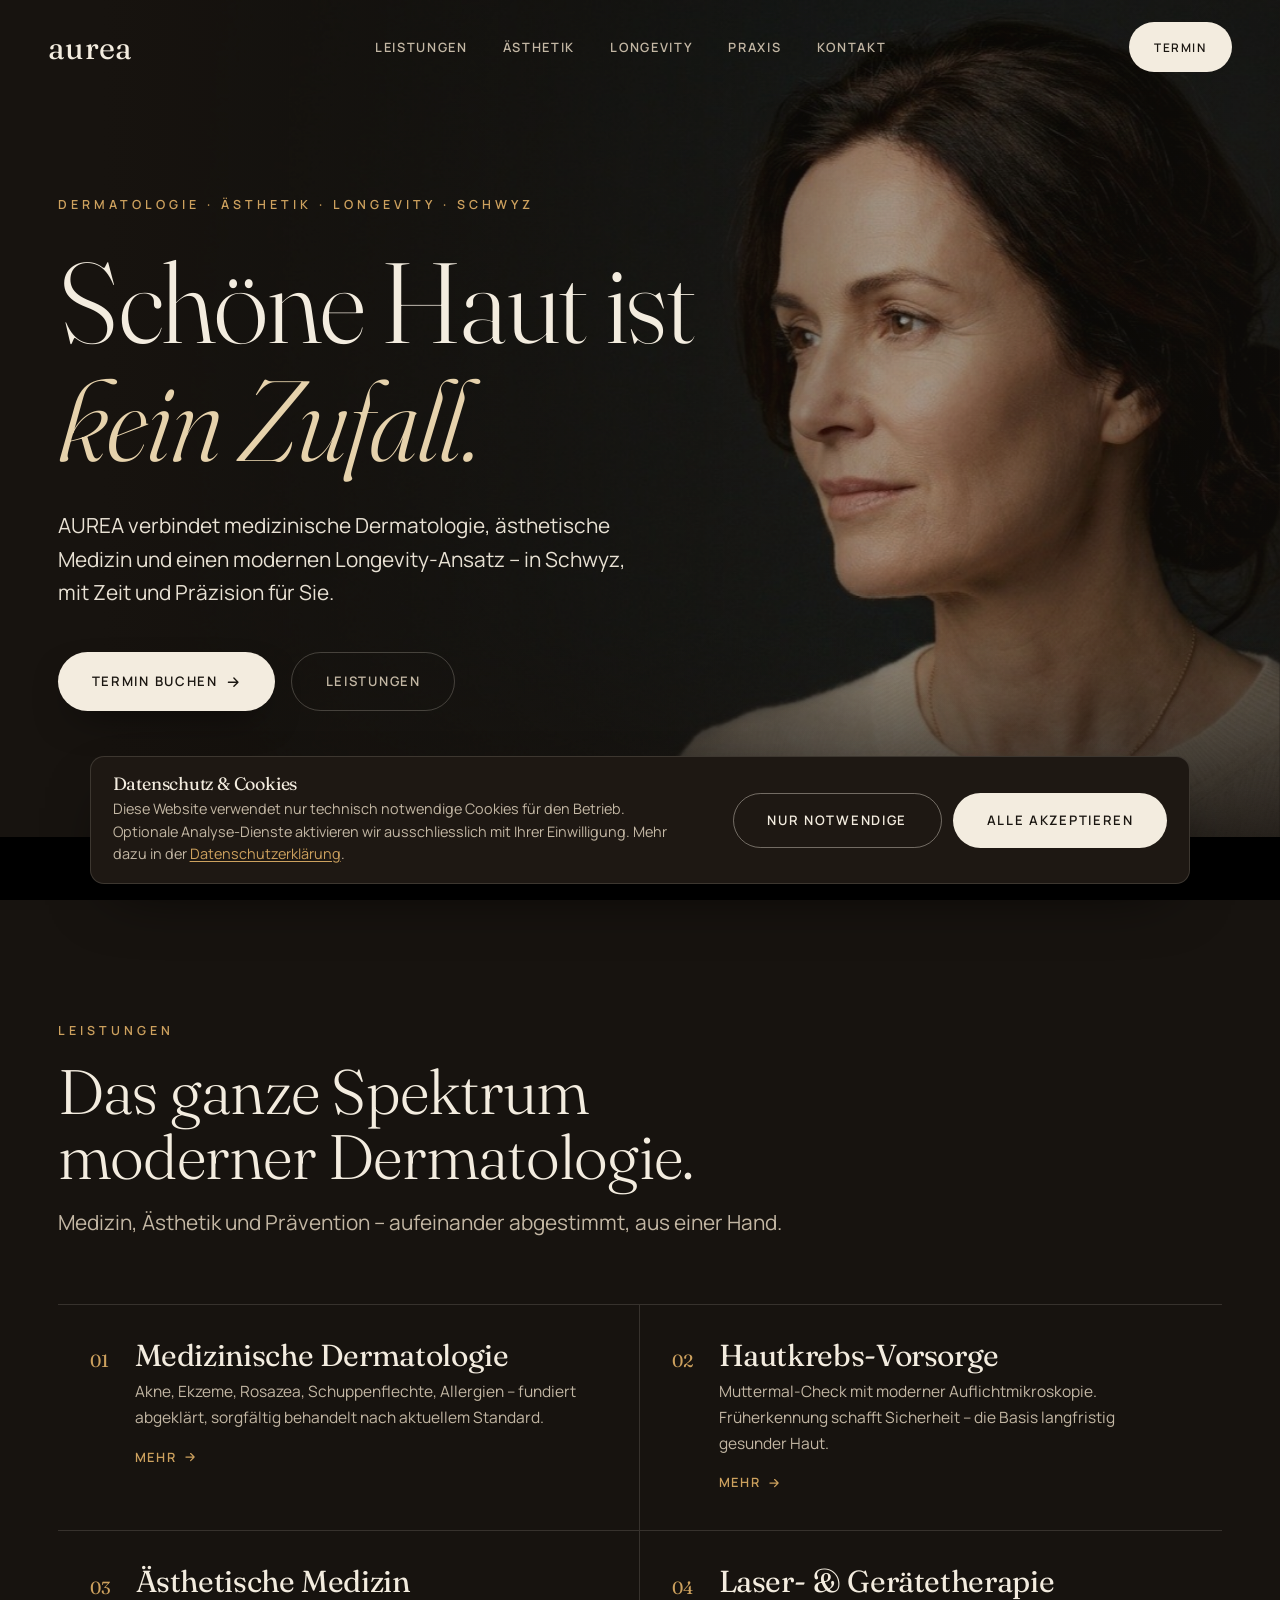
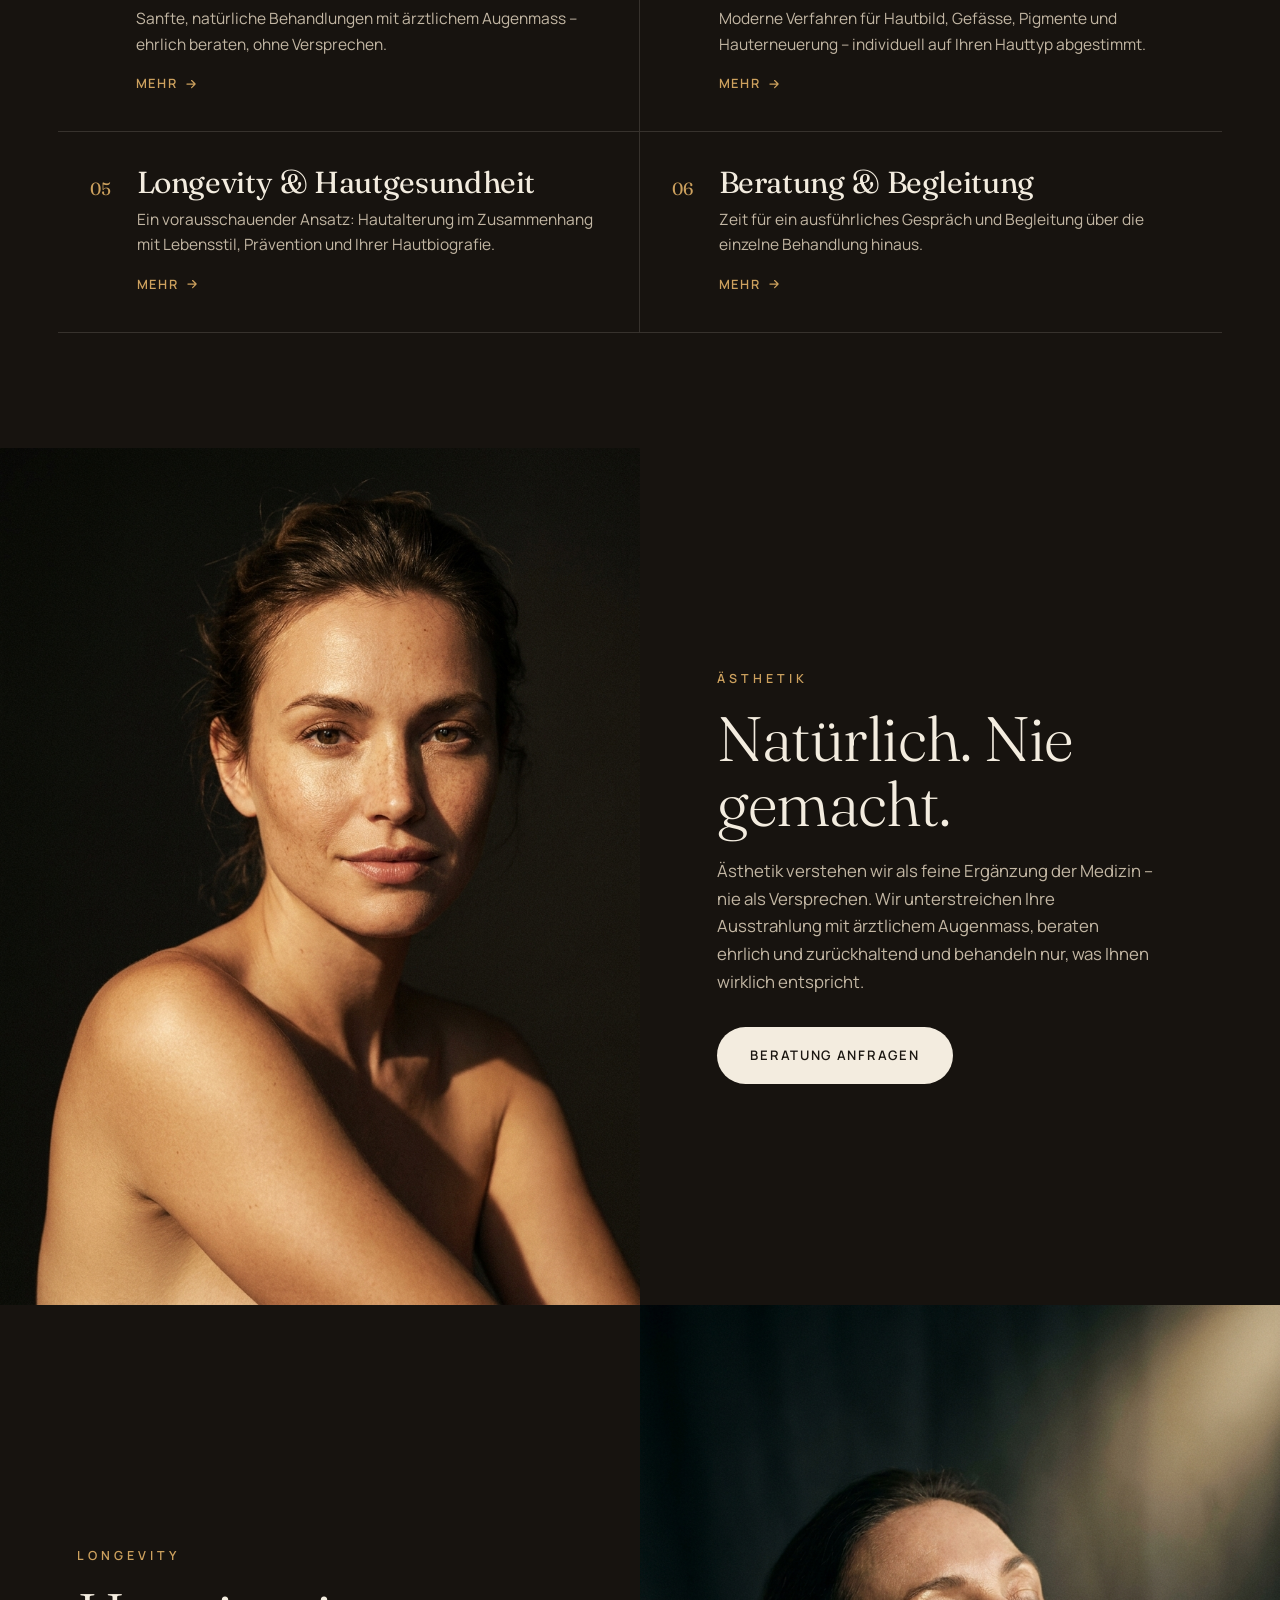
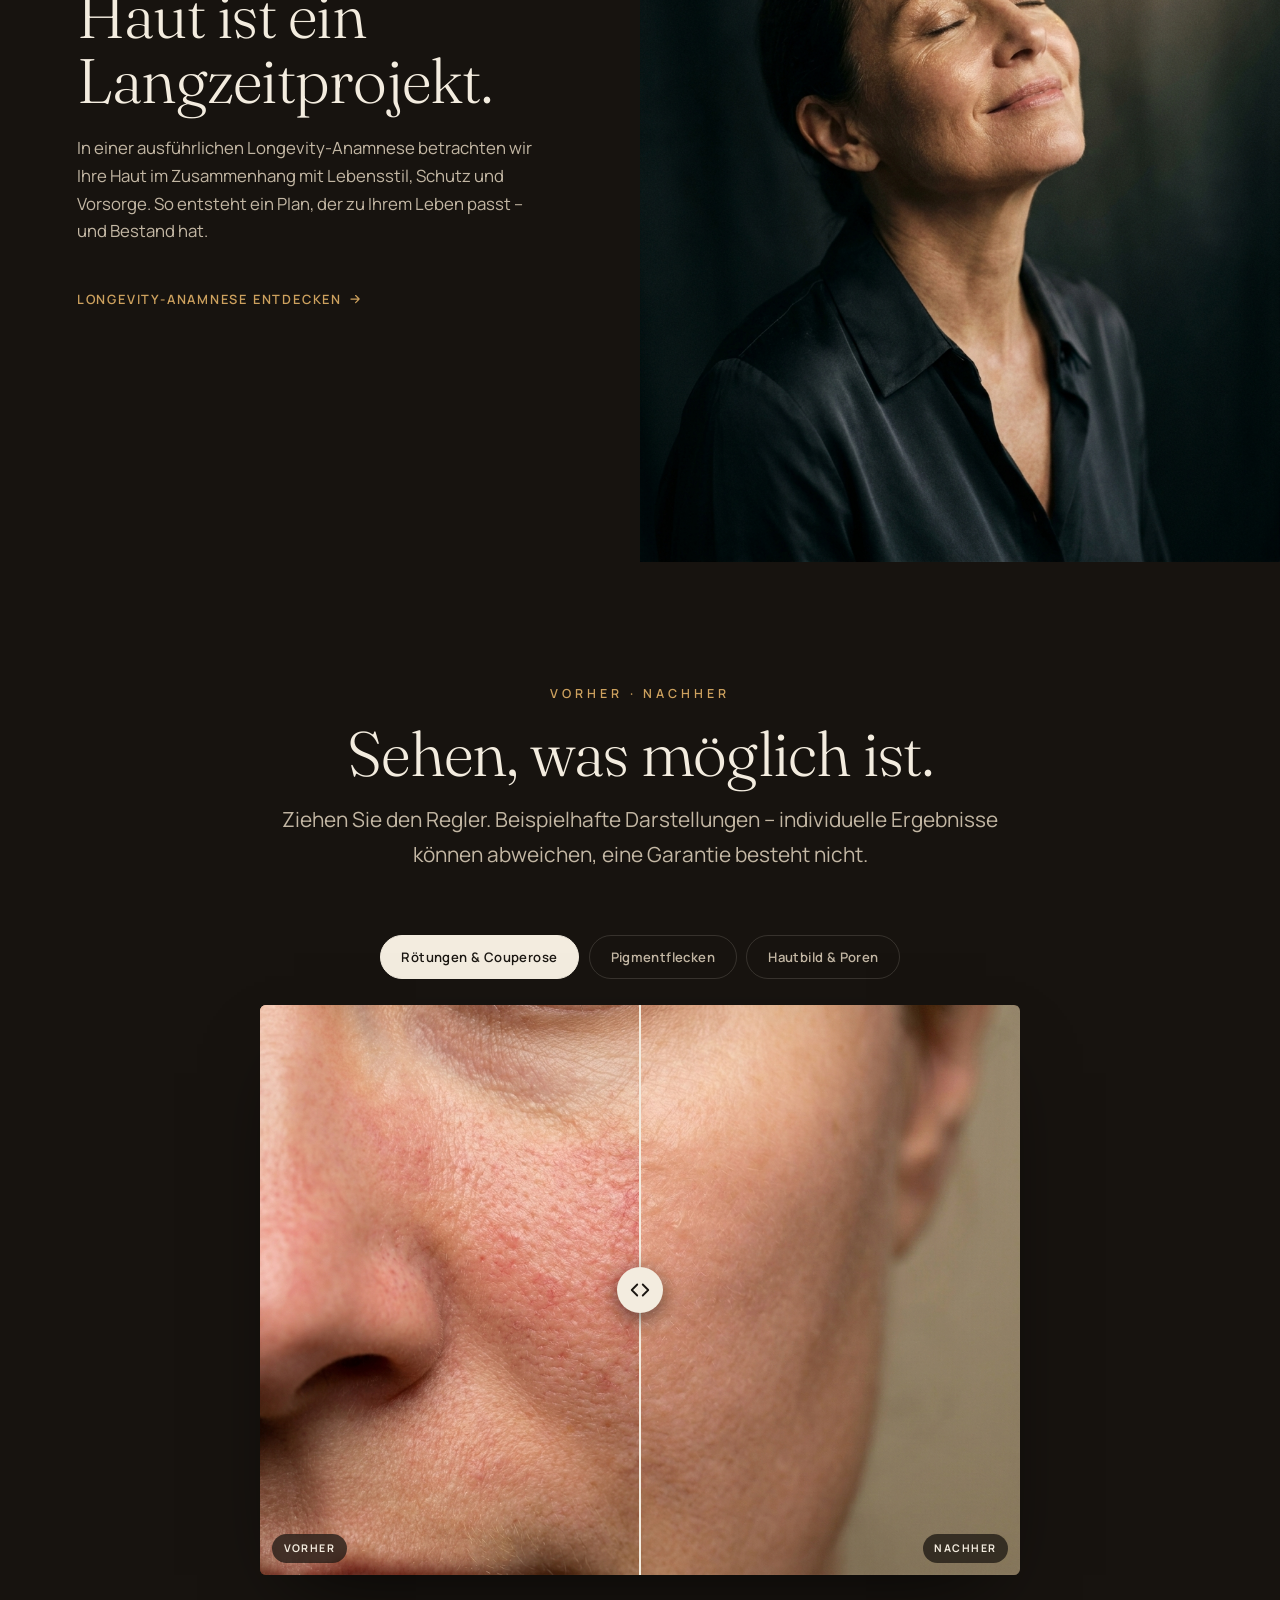
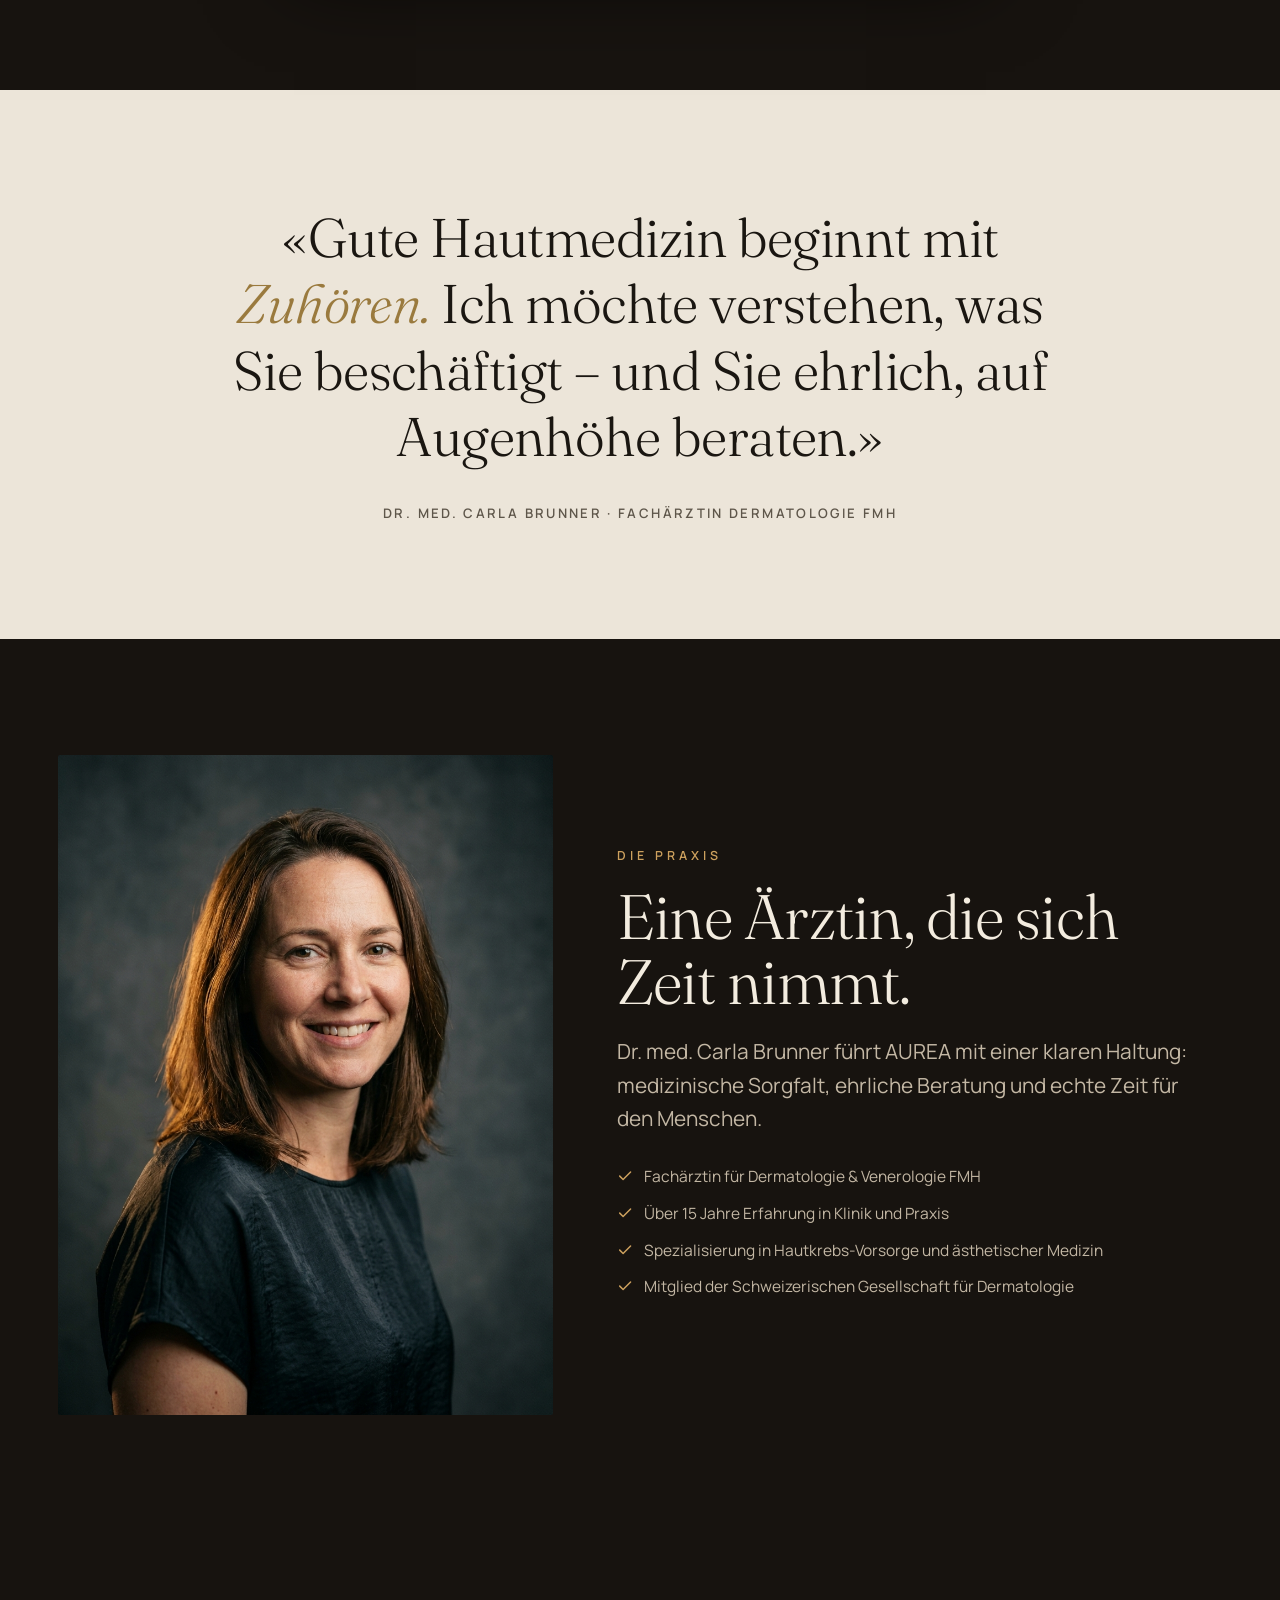
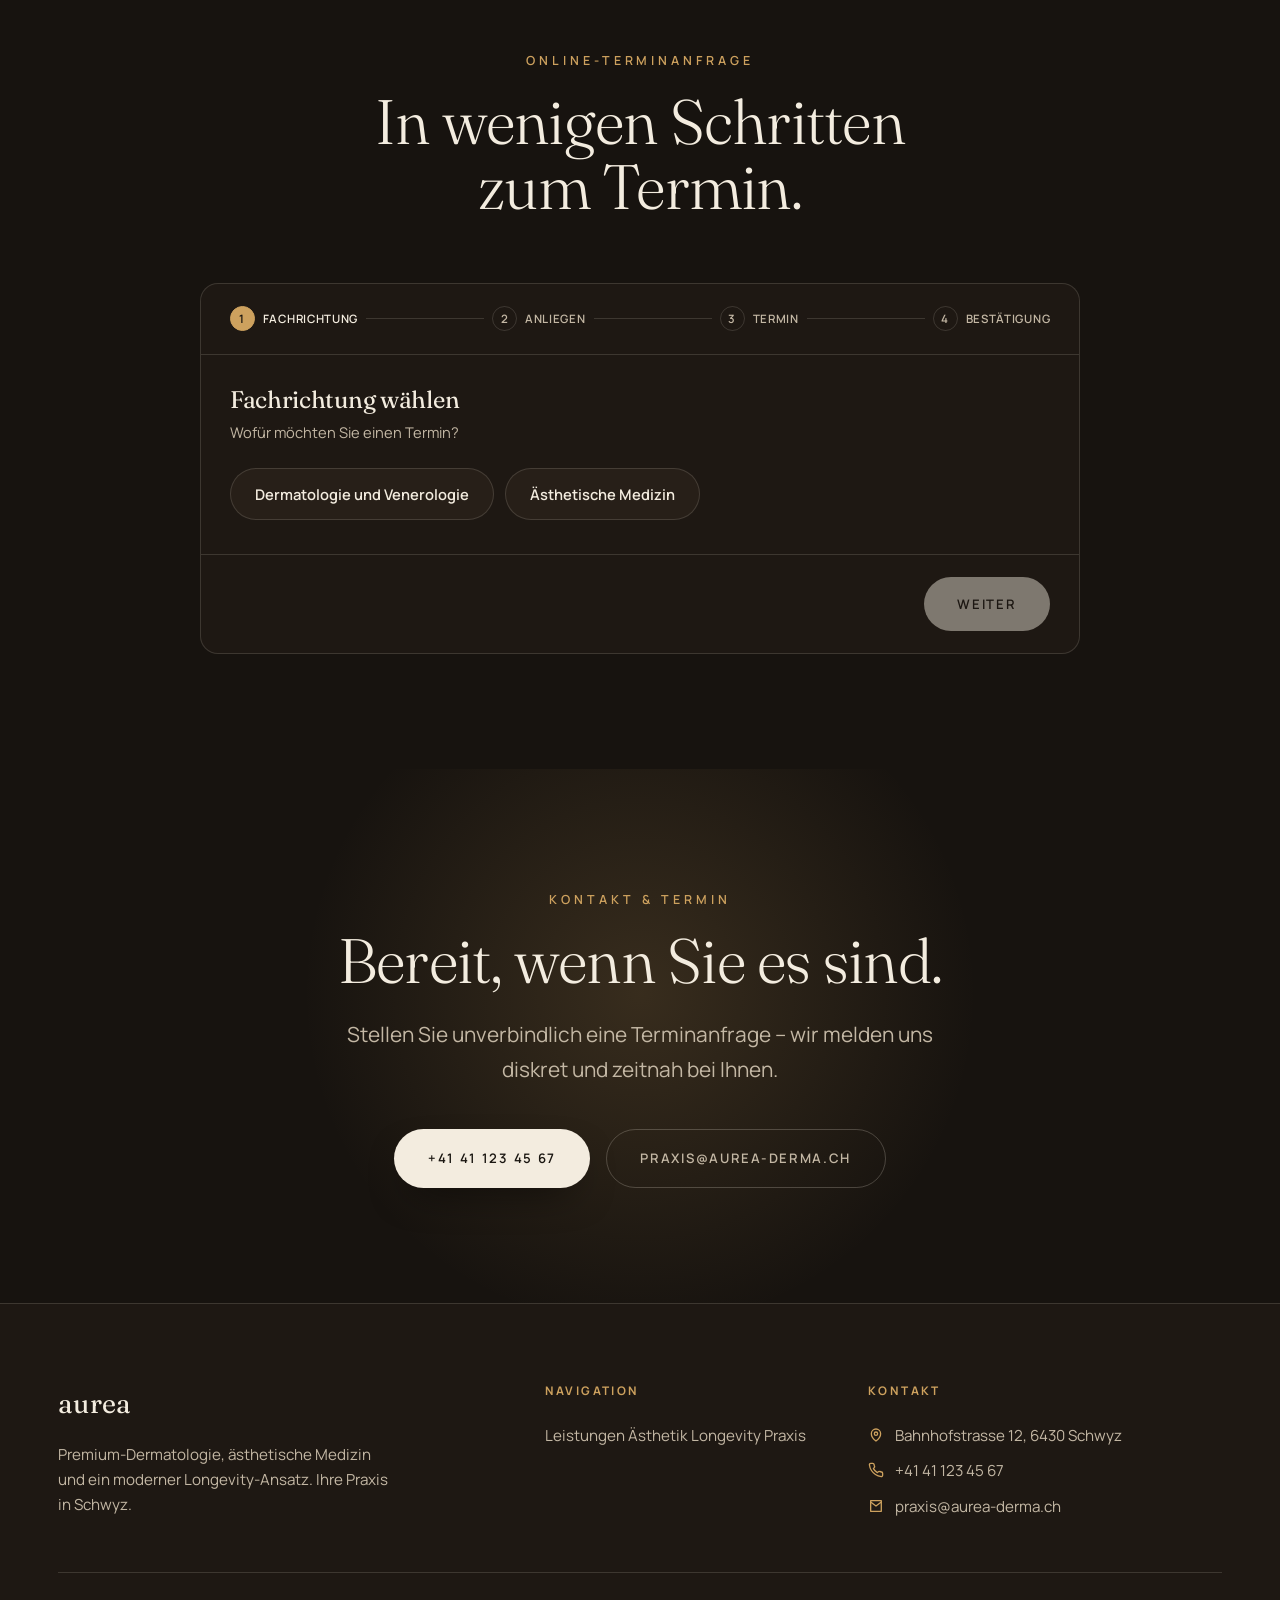
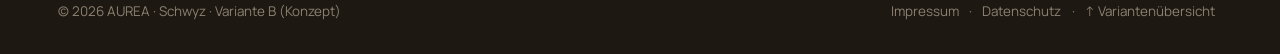
<file: variante-b.html>
<!DOCTYPE html>
<html lang="de-CH">
<head>
<meta charset="UTF-8">
<script>document.documentElement.classList.add('aurea-js');</script>
<meta name="viewport" content="width=device-width, initial-scale=1.0">
<title>AUREA — Variante B (Noir Editorial) · Dermatologie & Longevity, Schwyz</title>
<meta name="description" content="AUREA Variante B — dunkle, editoriale Designsprache für eine Premium-Dermatologie. Konzept-Entwurf.">
  <link rel="preload" href="assets/fonts/fraunces-standard-normal.woff2" as="font" type="font/woff2" crossorigin>
  <link rel="preload" href="assets/fonts/manrope-wght-normal.woff2" as="font" type="font/woff2" crossorigin>
<link rel="stylesheet" href="assets/style-b.css">
</head>
<body>

<!-- NAV -->
<header class="b-nav" id="bnav">
  <a href="variante-b.html" class="b-brand">aurea</a>
  <nav class="b-nav-links" id="bnavlinks">
    <a href="#leistungen">Leistungen</a>
    <a href="#aesthetik">Ästhetik</a>
    <a href="#longevity">Longevity</a>
    <a href="#praxis">Praxis</a>
    <a href="#kontakt">Kontakt</a>
  </nav>
  <div style="display:flex;align-items:center;gap:1rem">
    <a href="#termin" class="b-btn b-btn-cream b-nav-cta">Termin</a>
    <button class="b-nav-toggle" id="bnavToggle" aria-label="Menü"><span></span><span></span><span></span></button>
  </div>
</header>

<!-- HERO -->
<section class="b-hero">
  <div class="b-hero-bg"><img src="assets/img/b-hero.jpg" alt="" onerror="this.style.display='none'"></div>
  <div class="b-hero-inner">
    <span class="b-eyebrow b-reveal">Dermatologie · Ästhetik · Longevity · Schwyz</span>
    <h1 class="b-reveal d1">Schöne Haut ist<br><em>kein Zufall.</em></h1>
    <p class="b-lead b-reveal d2">AUREA verbindet medizinische Dermatologie, ästhetische Medizin und einen modernen Longevity-Ansatz – in Schwyz, mit Zeit und Präzision für Sie.</p>
    <div class="b-hero-actions b-reveal d3">
      <a href="#termin" class="b-btn b-btn-cream">Termin buchen
        <svg viewBox="0 0 24 24" fill="none" stroke="currentColor" stroke-width="2" stroke-linecap="round" stroke-linejoin="round"><path d="M5 12h14M13 6l6 6-6 6"/></svg></a>
      <a href="#leistungen" class="b-btn b-btn-outline">Leistungen</a>
    </div>
  </div>
  <div class="b-scroll"><span>Scroll</span><span class="ln"></span></div>
</section>

<!-- LEISTUNGEN -->
<section class="b-section b-container" id="leistungen">
  <div class="b-head b-reveal">
    <span class="b-eyebrow">Leistungen</span>
    <h2>Das ganze Spektrum moderner Dermatologie.</h2>
    <p>Medizin, Ästhetik und Prävention – aufeinander abgestimmt, aus einer Hand.</p>
  </div>
  <div class="b-serv">
    <article class="b-serv-item b-reveal"><span class="no">01</span><div><h3>Medizinische Dermatologie</h3><p>Akne, Ekzeme, Rosazea, Schuppenflechte, Allergien – fundiert abgeklärt, sorgfältig behandelt nach aktuellem Standard.</p><span class="b-link">Mehr<svg viewBox="0 0 24 24" fill="none" stroke="currentColor" stroke-width="2" stroke-linecap="round" stroke-linejoin="round"><path d="M5 12h14M13 6l6 6-6 6"/></svg></span></div><a class="stretch" href="#" data-service="medizin" aria-label="Mehr über Medizinische Dermatologie"></a></article>
    <article class="b-serv-item b-reveal d1"><span class="no">02</span><div><h3>Hautkrebs-Vorsorge</h3><p>Muttermal-Check mit moderner Auflichtmikroskopie. Früherkennung schafft Sicherheit – die Basis langfristig gesunder Haut.</p><span class="b-link">Mehr<svg viewBox="0 0 24 24" fill="none" stroke="currentColor" stroke-width="2" stroke-linecap="round" stroke-linejoin="round"><path d="M5 12h14M13 6l6 6-6 6"/></svg></span></div><a class="stretch" href="#" data-service="hautkrebs" aria-label="Mehr über Hautkrebs-Vorsorge"></a></article>
    <article class="b-serv-item b-reveal"><span class="no">03</span><div><h3>Ästhetische Medizin</h3><p>Sanfte, natürliche Behandlungen mit ärztlichem Augenmass – ehrlich beraten, ohne Versprechen.</p><span class="b-link">Mehr<svg viewBox="0 0 24 24" fill="none" stroke="currentColor" stroke-width="2" stroke-linecap="round" stroke-linejoin="round"><path d="M5 12h14M13 6l6 6-6 6"/></svg></span></div><a class="stretch" href="#" data-service="aesthetik" aria-label="Mehr über Ästhetische Medizin"></a></article>
    <article class="b-serv-item b-reveal d1"><span class="no">04</span><div><h3>Laser- &amp; Gerätetherapie</h3><p>Moderne Verfahren für Hautbild, Gefässe, Pigmente und Hauterneuerung – individuell auf Ihren Hauttyp abgestimmt.</p><span class="b-link">Mehr<svg viewBox="0 0 24 24" fill="none" stroke="currentColor" stroke-width="2" stroke-linecap="round" stroke-linejoin="round"><path d="M5 12h14M13 6l6 6-6 6"/></svg></span></div><a class="stretch" href="#" data-service="laser" aria-label="Mehr über Laser- und Gerätetherapie"></a></article>
    <article class="b-serv-item b-reveal"><span class="no">05</span><div><h3>Longevity &amp; Hautgesundheit</h3><p>Ein vorausschauender Ansatz: Hautalterung im Zusammenhang mit Lebensstil, Prävention und Ihrer Hautbiografie.</p><span class="b-link">Mehr<svg viewBox="0 0 24 24" fill="none" stroke="currentColor" stroke-width="2" stroke-linecap="round" stroke-linejoin="round"><path d="M5 12h14M13 6l6 6-6 6"/></svg></span></div><a class="stretch" href="#" data-service="longevity" aria-label="Mehr über Longevity und Hautgesundheit"></a></article>
    <article class="b-serv-item b-reveal d1"><span class="no">06</span><div><h3>Beratung &amp; Begleitung</h3><p>Zeit für ein ausführliches Gespräch und Begleitung über die einzelne Behandlung hinaus.</p><span class="b-link">Mehr<svg viewBox="0 0 24 24" fill="none" stroke="currentColor" stroke-width="2" stroke-linecap="round" stroke-linejoin="round"><path d="M5 12h14M13 6l6 6-6 6"/></svg></span></div><a class="stretch" href="#" data-service="beratung" aria-label="Mehr über Beratung und Begleitung"></a></article>
  </div>
</section>

<!-- FEATURE: ÄSTHETIK -->
<section class="b-feature" id="aesthetik">
  <div class="media b-reveal"><img src="assets/img/b-feature-1.jpg" alt="Ästhetische Medizin bei AUREA"></div>
  <div class="txt b-reveal d1">
    <span class="b-eyebrow">Ästhetik</span>
    <h2>Natürlich. Nie gemacht.</h2>
    <p>Ästhetik verstehen wir als feine Ergänzung der Medizin – nie als Versprechen. Wir unterstreichen Ihre Ausstrahlung mit ärztlichem Augenmass, beraten ehrlich und zurückhaltend und behandeln nur, was Ihnen wirklich entspricht.</p>
    <a href="#termin" class="b-btn b-btn-cream">Beratung anfragen</a>
  </div>
</section>

<!-- FEATURE: LONGEVITY -->
<section class="b-feature flip" id="longevity">
  <div class="media b-reveal"><img src="assets/img/b-feature-2.jpg" alt="Longevity und Hautgesundheit"></div>
  <div class="txt b-reveal d1">
    <span class="b-eyebrow">Longevity</span>
    <h2>Haut ist ein Langzeit&shy;projekt.</h2>
    <p>In einer ausführlichen Longevity-Anamnese betrachten wir Ihre Haut im Zusammenhang mit Lebensstil, Schutz und Vorsorge. So entsteht ein Plan, der zu Ihrem Leben passt – und Bestand hat.</p>
    <a href="longevity-b.html" class="b-link">Longevity-Anamnese entdecken<svg viewBox="0 0 24 24" fill="none" stroke="currentColor" stroke-width="2" stroke-linecap="round" stroke-linejoin="round"><path d="M5 12h14M13 6l6 6-6 6"/></svg></a>
  </div>
</section>

<!-- VORHER / NACHHER -->
<section class="b-section b-ba" id="ergebnisse">
  <div class="b-container">
    <div class="b-head c b-reveal">
      <span class="b-eyebrow c">Vorher · Nachher</span>
      <h2>Sehen, was möglich ist.</h2>
      <p>Ziehen Sie den Regler. Beispielhafte Darstellungen – individuelle Ergebnisse können abweichen, eine Garantie besteht nicht.</p>
    </div>
    <div class="ba-pills b-reveal">
      <button class="ba-pill is-active" data-case="roetung">Rötungen &amp; Couperose</button>
      <button class="ba-pill" data-case="pigment">Pigmentflecken</button>
      <button class="ba-pill" data-case="textur">Hautbild &amp; Poren</button>
    </div>
    <div class="ba-stage b-reveal d1" id="baStage">
      <img class="ba-after" id="baAfter" src="assets/img/ba-roetung-after.jpg" alt="Nachher">
      <img class="ba-before" id="baBefore" src="assets/img/ba-roetung-before.jpg" alt="Vorher">
      <div class="ba-handle"><span class="ba-knob"><svg viewBox="0 0 24 24" fill="none" stroke="currentColor" stroke-width="2" stroke-linecap="round" stroke-linejoin="round"><path d="m9 18-6-6 6-6M15 6l6 6-6 6"/></svg></span></div>
      <span class="ba-tag ba-tag-before">Vorher</span>
      <span class="ba-tag ba-tag-after">Nachher</span>
      <input type="range" min="0" max="100" value="50" class="ba-range" id="baRange" aria-label="Vorher-Nachher-Regler">
    </div>
  </div>
</section>

<!-- PULL QUOTE -->
<section class="b-section b-quote">
  <div class="b-container b-reveal">
    <blockquote>«Gute Hautmedizin beginnt mit <em>Zuhören.</em> Ich möchte verstehen, was Sie beschäftigt – und Sie ehrlich, auf Augenhöhe beraten.»</blockquote>
    <div class="by">Dr. med. Carla Brunner · Fachärztin Dermatologie FMH</div>
  </div>
</section>

<!-- DOCTOR -->
<section class="b-section b-container" id="praxis">
  <div class="b-doctor">
    <div class="media b-reveal"><img src="assets/img/b-doctor.jpg" alt="Dr. med. Carla Brunner"></div>
    <div class="b-reveal d1">
      <span class="b-eyebrow">Die Praxis</span>
      <h2>Eine Ärztin, die sich Zeit nimmt.</h2>
      <p class="b-lead">Dr. med. Carla Brunner führt AUREA mit einer klaren Haltung: medizinische Sorgfalt, ehrliche Beratung und echte Zeit für den Menschen.</p>
      <ul class="creds">
        <li><svg viewBox="0 0 24 24" fill="none" stroke="currentColor" stroke-width="2.2" stroke-linecap="round" stroke-linejoin="round"><path d="M20 6 9 17l-5-5"/></svg> Fachärztin für Dermatologie &amp; Venerologie FMH</li>
        <li><svg viewBox="0 0 24 24" fill="none" stroke="currentColor" stroke-width="2.2" stroke-linecap="round" stroke-linejoin="round"><path d="M20 6 9 17l-5-5"/></svg> Über 15 Jahre Erfahrung in Klinik und Praxis</li>
        <li><svg viewBox="0 0 24 24" fill="none" stroke="currentColor" stroke-width="2.2" stroke-linecap="round" stroke-linejoin="round"><path d="M20 6 9 17l-5-5"/></svg> Spezialisierung in Hautkrebs-Vorsorge und ästhetischer Medizin</li>
        <li><svg viewBox="0 0 24 24" fill="none" stroke="currentColor" stroke-width="2.2" stroke-linecap="round" stroke-linejoin="round"><path d="M20 6 9 17l-5-5"/></svg> Mitglied der Schweizerischen Gesellschaft für Dermatologie</li>
      </ul>
    </div>
  </div>
</section>

<!-- TERMIN BUCHEN -->
<section class="b-section b-container" id="termin">
  <div class="b-head c b-reveal">
    <span class="b-eyebrow c">Online-Terminanfrage</span>
    <h2>In wenigen Schritten zum Termin.</h2>
  </div>
  <div class="bk b-reveal d1" id="bk">
    <div class="bk-steps">
      <span class="s active"><span class="n">1</span><span class="lbl">Fachrichtung</span></span><span class="bk-sep"></span>
      <span class="s"><span class="n">2</span><span class="lbl">Anliegen</span></span><span class="bk-sep"></span>
      <span class="s"><span class="n">3</span><span class="lbl">Termin</span></span><span class="bk-sep"></span>
      <span class="s"><span class="n">4</span><span class="lbl">Bestätigung</span></span>
    </div>
    <div class="bk-body">
      <div class="bk-step active">
        <h3>Fachrichtung wählen</h3>
        <p class="hint">Wofür möchten Sie einen Termin?</p>
        <div class="bk-pillrow" id="bkFach">
          <button class="bk-pill" data-fach="Dermatologie und Venerologie">Dermatologie und Venerologie</button>
          <button class="bk-pill" data-fach="Ästhetische Medizin">Ästhetische Medizin</button>
        </div>
      </div>
      <div class="bk-step">
        <h3>Behandlungsgrund</h3>
        <p class="hint">Bitte wählen Sie Ihr Anliegen.</p>
        <div class="bk-pillrow" id="bkReasons"></div>
      </div>
      <div class="bk-step">
        <h3>Freien Termin wählen</h3>
        <p class="hint">Verfügbare Zeiten in der gewählten Woche.</p>
        <div class="bk-cal-head">
          <button class="bk-navbtn" id="bkPrev" aria-label="Vorherige Woche"><svg viewBox="0 0 24 24" fill="none" stroke="currentColor" stroke-width="2" stroke-linecap="round" stroke-linejoin="round"><path d="m15 18-6-6 6-6"/></svg></button>
          <span class="kw" id="bkKW">KW</span>
          <button class="bk-navbtn" id="bkNextWeek" aria-label="Nächste Woche"><svg viewBox="0 0 24 24" fill="none" stroke="currentColor" stroke-width="2" stroke-linecap="round" stroke-linejoin="round"><path d="m9 18 6-6-6-6"/></svg></button>
        </div>
        <div class="bk-week" id="bkWeek"></div>
        <div class="bk-empty" id="bkEmpty" style="display:none">
          <div class="ic"><svg viewBox="0 0 24 24" fill="none" stroke="currentColor" stroke-width="1.8" stroke-linecap="round" stroke-linejoin="round"><circle cx="12" cy="12" r="9"/><path d="M12 7v5l3 2"/></svg></div>
          <h4>Diese Woche ist ausgebucht.</h4>
          <p id="bkEmptyMsg">Nächster freier Termin: <strong class="nf">—</strong></p>
          <button class="b-btn b-btn-cream" id="bkJump">Zum nächsten Termin<svg viewBox="0 0 24 24" fill="none" stroke="currentColor" stroke-width="2" stroke-linecap="round" stroke-linejoin="round"><path d="M5 12h14M13 6l6 6-6 6"/></svg></button>
        </div>
      </div>
      <div class="bk-step" id="bkConfirm">
        <h3>Bestätigung</h3>
        <p class="hint">Bitte prüfen Sie Ihre Angaben.</p>
        <div id="bkConfirmBody"></div>
      </div>
    </div>
    <div class="bk-nav">
      <button class="b-btn b-btn-outline" id="bkBack" style="visibility:hidden">Zurück</button>
      <button class="b-btn b-btn-cream" id="bkFwd">Weiter</button>
    </div>
  </div>
</section>

<!-- CTA -->
<section class="b-section b-cta" id="kontakt">
  <span class="glow"></span>
  <div class="b-container">
    <span class="b-eyebrow c b-reveal">Kontakt &amp; Termin</span>
    <h2 class="b-reveal">Bereit, wenn Sie es sind.</h2>
    <p class="b-reveal">Stellen Sie unverbindlich eine Terminanfrage – wir melden uns diskret und zeitnah bei Ihnen.</p>
    <div class="b-hero-actions b-reveal" style="justify-content:center">
      <a href="tel:+41411234567" class="b-btn b-btn-cream">+41 41 123 45 67</a>
      <a href="mailto:praxis@aurea-derma.ch" class="b-btn b-btn-outline">praxis@aurea-derma.ch</a>
    </div>
  </div>
</section>

<!-- FOOTER -->
<footer class="b-footer">
  <div class="b-container">
    <div class="b-footer-grid">
      <div>
        <div class="b-brand">aurea</div>
        <p>Premium-Dermatologie, ästhetische Medizin und ein moderner Longevity-Ansatz. Ihre Praxis in Schwyz.</p>
      </div>
      <div class="b-footer-col">
        <h4>Navigation</h4>
        <a href="#leistungen">Leistungen</a>
        <a href="#aesthetik">Ästhetik</a>
        <a href="#longevity">Longevity</a>
        <a href="#praxis">Praxis</a>
      </div>
      <div class="b-footer-col">
        <h4>Kontakt</h4>
        <div class="b-cl"><svg viewBox="0 0 24 24" fill="none" stroke="currentColor" stroke-width="2" stroke-linecap="round" stroke-linejoin="round"><path d="M12 21s-7-5.2-7-11a7 7 0 0 1 14 0c0 5.8-7 11-7 11Z"/><circle cx="12" cy="10" r="2.5"/></svg> Bahnhofstrasse 12, 6430 Schwyz</div>
        <div class="b-cl"><svg viewBox="0 0 24 24" fill="none" stroke="currentColor" stroke-width="2" stroke-linecap="round" stroke-linejoin="round"><path d="M22 16.9v3a2 2 0 0 1-2.2 2 19.8 19.8 0 0 1-8.6-3.1 19.5 19.5 0 0 1-6-6 19.8 19.8 0 0 1-3.1-8.7A2 2 0 0 1 4.1 2h3a2 2 0 0 1 2 1.7c.1.9.4 1.8.7 2.7a2 2 0 0 1-.5 2.1L8.1 9.9a16 16 0 0 0 6 6l1.4-1.2a2 2 0 0 1 2.1-.4c.9.3 1.8.6 2.7.7a2 2 0 0 1 1.7 2Z"/></svg> +41 41 123 45 67</div>
        <div class="b-cl"><svg viewBox="0 0 24 24" fill="none" stroke="currentColor" stroke-width="2" stroke-linecap="round" stroke-linejoin="round"><path d="M4 4h16v16H4z"/><path d="m4 6 8 6 8-6"/></svg> praxis@aurea-derma.ch</div>
      </div>
    </div>
    <div class="b-foot-bottom">
      <span>© 2026 AUREA · Schwyz · Variante B (Konzept)</span>
      <span><a href="impressum-b.html">Impressum</a> · <a href="datenschutz-b.html">Datenschutz</a> · <a href="varianten.html">↑ Variantenübersicht</a></span>
    </div>
  </div>
</footer>

<!-- SERVICE DETAIL MODAL -->
<div class="bmodal" id="bmodal" aria-hidden="true">
  <div class="bmodal-backdrop" data-close></div>
  <div class="bmodal-panel" role="dialog" aria-modal="true" aria-labelledby="bmTitle">
    <button class="bmodal-x" data-close aria-label="schliessen">×</button>
    <span class="b-eyebrow" id="bmEy">Leistung</span>
    <h3 id="bmTitle"></h3>
    <p class="b-lead" id="bmLead"></p>
    <ul class="bmodal-list" id="bmList"></ul>
    <p class="bmodal-note" id="bmNote"></p>
    <div class="bmodal-actions">
      <a href="#termin" class="b-btn b-btn-cream" data-close>Termin buchen<svg viewBox="0 0 24 24" fill="none" stroke="currentColor" stroke-width="2" stroke-linecap="round" stroke-linejoin="round"><path d="M5 12h14M13 6l6 6-6 6"/></svg></a>
      <button class="b-btn b-btn-outline" data-close>Schliessen</button>
    </div>
  </div>
</div>

<div class="b-concept" id="bConcept">
  <span><strong>Variante B — Konzept-Entwurf</strong> · dunkle, eigenständige Editorial-Richtung · <a href="varianten.html">zur Übersicht</a></span>
  <button onclick="document.getElementById('bConcept').style.display='none'" aria-label="schliessen">×</button>
</div>

<script src="assets/b-app.js"></script>
</body>
</html>
</file>
<file: assets/style-b.css>
/* =========================================================================
   AUREA — Variante B  ·  "Noir Editorial"
   Dark, high-contrast, fashion-editorial — eigenständige Editorial-Richtung.
   Champagner-Gold als Marken-Faden zu Variante A.
   ========================================================================= */

/* Lokal gehostete Schriften (DSG-konform — kein Google-CDN, keine IP-Übermittlung).
   Variable woff2 (Fraunces opsz+wght normal/italic, Manrope wght). */
@font-face { font-family: "Fraunces"; font-style: normal; font-weight: 300 700; font-display: swap; src: url("fonts/fraunces-standard-normal.woff2") format("woff2"); }
@font-face { font-family: "Fraunces"; font-style: italic; font-weight: 300 700; font-display: swap; src: url("fonts/fraunces-standard-italic.woff2") format("woff2"); }
@font-face { font-family: "Manrope"; font-style: normal; font-weight: 200 800; font-display: swap; src: url("fonts/manrope-wght-normal.woff2") format("woff2"); }

:root {
  --noir:      #17130F;   /* page background (warm near-black) */
  --noir-2:    #1E1813;   /* surface */
  --noir-3:    #271F18;   /* raised panel */
  --bone:      #F3ECDF;   /* primary text / cream */
  --bone-mut:  #C3B7A4;   /* muted text on dark */
  --gold:      #CDA15E;   /* champagne gold for dark bg */
  --gold-soft: #E6D2AC;
  --light:     #ECE5D9;   /* light (bone) section bg */
  --light-2:   #E3DACB;
  --ink:       #1A1611;   /* text on light sections */
  --ink-mut:   #5E564A;
  --line:      rgba(243,236,223,0.14);
  --line-ink:  rgba(26,22,17,0.14);
  --field-line: #7C7264;  /* Formularfeld-Rahmen, ~3.3:1 vs. Feldfüllung (WCAG 1.4.11) */

  --serif: 'Fraunces', 'Cormorant Garamond', Georgia, serif;
  --sans:  'Manrope', -apple-system, BlinkMacSystemFont, 'Segoe UI', sans-serif;

  --container: 1260px;
  --gut: clamp(1.25rem, 4vw, 3rem);
  --section-y: clamp(4.5rem, 9vw, 9.5rem);
  --ease: cubic-bezier(0.22, 1, 0.36, 1);

  --fs-eyebrow: 0.78rem;
  --fs-display: clamp(3rem, 1.2rem + 7.4vw, 8rem);
  --fs-h2: clamp(2.2rem, 1.2rem + 3.4vw, 4.6rem);
  --fs-h3: clamp(1.4rem, 1.1rem + 1vw, 1.9rem);
  --fs-lead: clamp(1.1rem, 0.95rem + 0.6vw, 1.3rem);
}

*, *::before, *::after { box-sizing: border-box; margin: 0; padding: 0; }
/* Touch-Politur: kein blauer Tap-Flash auf Smartphones; Fokusring nur für Tastatur
   (Accessibility bleibt erhalten, sieht aber bei Maus/Touch sauber aus). */
* { -webkit-tap-highlight-color: transparent; }
:focus:not(:focus-visible) { outline: none; }
:focus-visible { outline: 2px solid var(--gold); outline-offset: 3px; border-radius: 6px; }
html { scroll-behavior: smooth; scroll-padding-top: 5.5rem; }
body { font-family: var(--sans); font-size: 1.05rem; line-height: 1.65; color: var(--bone);
  background: var(--noir); -webkit-font-smoothing: antialiased; overflow-x: hidden; }
img { max-width: 100%; display: block; }
a { color: inherit; text-decoration: none; }
button { font-family: inherit; cursor: pointer; border: none; background: none; }
ul { list-style: none; }
::selection { background: var(--gold); color: var(--noir); }
/* Skip-Link (2.4.1): erst bei Tastaturfokus sichtbar */
.b-skip { position: fixed; top: 0.6rem; left: 0.6rem; z-index: 400; background: var(--bone); color: var(--ink);
  padding: 0.7rem 1.15rem; border-radius: 8px; font-weight: 700; font-size: 0.9rem; text-decoration: none;
  transform: translateY(-220%); transition: transform .2s var(--ease); }
.b-skip:focus { transform: none; outline: 2px solid var(--gold); outline-offset: 2px; }
:focus-visible { outline: 2px solid var(--gold); outline-offset: 3px; border-radius: 3px; }

h1, h2, h3 { font-family: var(--serif); font-weight: 400; line-height: 1.04; letter-spacing: -0.012em; }

.b-container { width: 100%; max-width: var(--container); margin-inline: auto; padding-inline: var(--gut); }
.b-section { padding-block: var(--section-y); }
.b-eyebrow { display: inline-flex; align-items: center; gap: 0.7em; font-size: var(--fs-eyebrow); font-weight: 600;
  letter-spacing: 0.32em; text-transform: uppercase; color: var(--gold); }
.b-eyebrow.c { justify-content: center; }
.b-lead { font-size: var(--fs-lead); color: var(--bone-mut); line-height: 1.6; }

/* Buttons — cream pill (primary), outline (secondary) */
.b-btn { display: inline-flex; align-items: center; justify-content: center; gap: 0.55em;
  font-family: var(--sans); font-weight: 600; font-size: 0.82rem; letter-spacing: 0.13em; text-transform: uppercase;
  padding: 1.1rem 2.1rem; border-radius: 100px; min-height: 50px; white-space: nowrap;
  transition: transform .45s var(--ease), background .35s, color .35s, box-shadow .45s var(--ease); }
.b-btn svg { width: 1.25em; height: 1.25em; flex-shrink: 0; transition: transform .35s var(--ease); }
.b-btn:hover svg { transform: translateX(4px); }
.b-btn-cream { background: var(--bone); color: var(--ink); }
.b-btn-cream:hover { background: #fff; transform: translateY(-3px); box-shadow: 0 18px 40px -18px rgba(0,0,0,0.6); }
.b-btn-outline { border: 1.5px solid rgba(243,236,223,0.4); color: var(--bone); }
.b-btn-outline:hover { border-color: var(--bone); background: rgba(243,236,223,0.06); transform: translateY(-3px); }
.b-btn-dark { background: var(--ink); color: var(--bone); }
.b-btn-dark:hover { transform: translateY(-3px); box-shadow: 0 18px 40px -18px rgba(0,0,0,0.4); }
.b-btn-ink-outline { border: 1.5px solid var(--line-ink); color: var(--ink); }
.b-btn-ink-outline:hover { border-color: var(--ink); transform: translateY(-3px); }

.b-link { display: inline-flex; align-items: center; gap: 0.5em; font-weight: 600; font-size: 0.8rem;
  letter-spacing: 0.14em; text-transform: uppercase; color: var(--gold); }
.b-link svg { width: 1.1em; transition: transform .35s var(--ease); }
.b-link:hover svg { transform: translateX(5px); }

/* ---------- NAV ---------- */
.b-nav { position: fixed; inset: 0 0 auto 0; z-index: 100; display: flex; align-items: center; justify-content: space-between;
  padding: 1.35rem var(--gut); padding-top: calc(1.35rem + env(safe-area-inset-top, 0px));
  padding-left: max(var(--gut), env(safe-area-inset-left)); padding-right: max(var(--gut), env(safe-area-inset-right));
  transition: background .45s var(--ease), padding .45s var(--ease), border-color .45s;
  border-bottom: 1px solid transparent; }
.b-nav.scrolled { background: rgba(23,19,15,0.82); backdrop-filter: blur(14px); padding-block: 0.9rem; border-bottom-color: var(--line); }
.b-brand { font-family: var(--serif); font-size: 1.95rem; font-weight: 400; letter-spacing: 0.01em; color: var(--bone); }
.b-nav-links { display: flex; align-items: center; gap: 2.2rem; }
.b-nav-links a { font-size: 0.8rem; font-weight: 600; letter-spacing: 0.13em; text-transform: uppercase; color: var(--bone-mut); transition: color .3s; }
.b-nav-links a:hover { color: var(--bone); }
.b-nav-cta { padding: 0.85rem 1.6rem; font-size: 0.74rem; }
.b-nav-toggle { display: none; flex-direction: column; justify-content: center; align-items: center; gap: 5px; width: 44px; height: 44px; }
.b-nav-toggle span { width: 26px; height: 2px; background: var(--bone); border-radius: 2px; transition: .35s var(--ease); }
/* Scroll-Sperre des Hintergrunds, solange das Mobil-Menü offen ist */
body.b-noscroll { overflow: hidden; }

/* ---------- HERO ---------- */
.b-hero { position: relative; min-height: 100svh; display: flex; align-items: center; overflow: hidden; }
.b-hero-bg { position: absolute; inset: 0; z-index: 0; background: var(--noir-2); }
.b-hero-bg img { width: 100%; height: 100%; object-fit: cover; object-position: 70% center; opacity: 0.92;
  animation: aurea-kenburns 30s ease-in-out infinite alternate; transform-origin: 70% 42%; will-change: transform; }
/* Ken-Burns: kaum merklicher Slow-Zoom (lebendig/bedacht, 0 zusätzliche Bytes, GPU). */
@keyframes aurea-kenburns { from { transform: scale(1); } to { transform: scale(1.055); } }
@media (prefers-reduced-motion: reduce) { .b-hero-bg img { animation: none; } }

/* Ausblick — optionale Phasen (dezenter „in Planung"-Teaser) */
.ausblick-grid { display: grid; grid-template-columns: 1fr 1fr; gap: 1.2rem; max-width: 940px; margin: 0 auto; }
.ausblick-card { position: relative; border: 1px solid var(--line); border-radius: 14px; padding: 1.9rem 1.8rem; background: var(--noir-2); }
.ausblick-tag { display: inline-block; font-size: 0.68rem; letter-spacing: 0.18em; text-transform: uppercase; color: var(--gold);
  border: 1px solid var(--line); border-radius: 100px; padding: 0.28rem 0.75rem; margin-bottom: 1.1rem; }
.ausblick-card h3 { font-family: var(--serif); font-size: 1.35rem; font-weight: 400; color: var(--bone); margin-bottom: 0.55rem; }
.ausblick-card p { color: var(--bone-mut); font-size: 0.97rem; line-height: 1.6; }
.ausblick-meta { display: block; margin-top: 1.1rem; font-size: 0.76rem; letter-spacing: 0.05em; color: var(--bone-mut); opacity: 0.65; }
@media (max-width: 720px) { .ausblick-grid { grid-template-columns: 1fr; } }
.b-hero-bg::after { content: ""; position: absolute; inset: 0; background:
  linear-gradient(90deg, var(--noir) 8%, rgba(23,19,15,0.72) 42%, rgba(23,19,15,0.30) 70%, rgba(23,19,15,0.55) 100%),
  linear-gradient(0deg, var(--noir) 2%, transparent 30%); }
.b-hero-inner { position: relative; z-index: 2; width: 100%; max-width: var(--container); margin-inline: auto; padding-inline: var(--gut); }
.b-hero h1 { font-size: var(--fs-display); max-width: 15ch; margin: 1.65rem 0 1.85rem; color: var(--bone); font-weight: 300; }
.b-hero h1 em { font-style: italic; color: var(--gold-soft); }
.b-hero .b-lead { max-width: 46ch; color: #E8E1D4; }
.b-hero-actions { display: flex; flex-wrap: wrap; gap: 1rem; margin-top: 2.7rem; }
/* Primär-CTA dominiert: Lift-Schatten auf der Creme-Taste; Sekundär (Outline) bewusst leiser. */
.b-hero-actions .b-btn-cream { box-shadow: 0 16px 40px -18px rgba(0,0,0,0.75); }
.b-hero-actions .b-btn-outline { border-color: rgba(243,236,223,0.22); color: var(--bone-mut); }
.b-hero-actions .b-btn-outline:hover { border-color: rgba(243,236,223,0.55); color: var(--bone); }
.b-scroll { position: absolute; bottom: 1.6rem; left: 50%; transform: translateX(-50%); z-index: 2;
  font-size: 0.72rem; letter-spacing: 0.3em; text-transform: uppercase; color: var(--bone-mut);
  display: flex; flex-direction: column; align-items: center; gap: 0.6rem;
  transition: opacity .45s var(--ease); pointer-events: none; }
.b-scroll .ln { width: 1px; height: 40px; background: linear-gradient(var(--bone-mut), transparent); }

/* ---------- SECTION HEAD ---------- */
.b-head { max-width: 760px; margin-bottom: clamp(2.5rem, 5vw, 4.5rem); }
.b-head.c { margin-inline: auto; text-align: center; }
.b-head h1, .b-head h2 { font-size: var(--fs-h2); margin: 1rem 0; font-weight: 300; hyphens: manual; overflow-wrap: break-word; font-family: var(--serif); color: var(--bone); }
/* Typografie-Goldstandard: Headlines ausgewogen umbrechen statt Mitten-im-Wort zu trennen. */
.b-head h2, .b-hero h1, .b-subhero h1 { text-wrap: balance; }
p, .b-lead { text-wrap: pretty; }
.b-head p { font-size: var(--fs-lead); color: var(--bone-mut); }

/* ---------- SERVICES (editorial list) ---------- */
.b-serv { display: grid; grid-template-columns: 1fr 1fr; gap: 0; border-top: 1px solid var(--line); }
.b-serv-item { position: relative; padding: 2.2rem 2rem; border-bottom: 1px solid var(--line); display: flex; gap: 1.6rem;
  transition: background .4s; }
.b-serv-item:nth-child(odd) { border-right: 1px solid var(--line); }
.b-serv-item:hover { background: var(--noir-2); }
.b-serv-item .no { font-family: var(--serif); font-size: 1.1rem; color: var(--gold); flex: none; padding-top: 0.4rem; }
.b-serv-item h3 { font-size: var(--fs-h3); margin-bottom: 0.5rem; color: var(--bone); font-weight: 400; }
.b-serv-item p { font-size: 0.97rem; color: var(--bone-mut); }
.b-serv-item .b-link { margin-top: 1rem; }
.b-serv-item .stretch { position: absolute; inset: 0; z-index: 1; }

/* ---------- FEATURE (alternating full-bleed) ---------- */
.b-feature { display: grid; grid-template-columns: 1fr 1fr; align-items: stretch; min-height: 80vh; }
.b-feature .media { position: relative; overflow: hidden; min-height: 50vh; }
.b-feature .media img { width: 100%; height: 100%; object-fit: cover; }
.b-feature .txt { display: flex; flex-direction: column; justify-content: center; padding: clamp(2.5rem,6vw,6rem); }
.b-feature.flip .media { order: 2; }
.b-feature .txt h2 { font-size: var(--fs-h2); margin: 1rem 0 1.3rem; font-weight: 300; }
.b-feature .txt p { color: var(--bone-mut); max-width: 46ch; }
.b-feature .txt .b-btn, .b-feature .txt .b-link { margin-top: 2rem; align-self: flex-start; }
.b-feature.on-light { background: var(--light); color: var(--ink); }
.b-feature.on-light .txt h2 { color: var(--ink); }
.b-feature.on-light .txt p { color: var(--ink-mut); }
.b-feature.on-light .b-eyebrow { color: #9A7A3E; }

/* ---------- PULL QUOTE (light section) ---------- */
.b-quote { background: var(--light); color: var(--ink); text-align: center; }
.b-quote .b-container { max-width: 980px; }
.b-quote blockquote { font-family: var(--serif); font-weight: 300; font-size: clamp(1.8rem, 1rem + 3vw, 3.4rem);
  line-height: 1.22; letter-spacing: -0.01em; }
.b-quote blockquote em { font-style: italic; color: #9A7A3E; }
.b-quote .by { margin-top: 2rem; font-size: 0.82rem; font-weight: 600; letter-spacing: 0.18em; text-transform: uppercase; color: var(--ink-mut); }

/* ---------- DOCTOR ---------- */
.b-doctor { display: grid; grid-template-columns: 0.9fr 1.1fr; gap: clamp(2rem,5vw,5rem); align-items: center; }
.b-doctor .media { aspect-ratio: 3/4; overflow: hidden; border-radius: 2px; }
.b-doctor .media img { width: 100%; height: 100%; object-fit: cover; }
.b-doctor h2 { font-size: var(--fs-h2); margin: 1rem 0 1.3rem; font-weight: 300; color: var(--bone); }
.b-doctor .creds { display: grid; gap: 0.7rem; margin: 1.8rem 0; }
.b-doctor .creds li { display: flex; gap: 0.7rem; align-items: flex-start; color: var(--bone-mut); font-size: 0.97rem; }
.b-doctor .creds svg { width: 1.05em; color: var(--gold); flex: none; margin-top: 4px; }

/* ---------- CTA ---------- */
.b-cta { text-align: center; position: relative; overflow: hidden; }
.b-cta h2 { font-size: var(--fs-h2); font-weight: 300; max-width: 16ch; margin: 1rem auto 1.5rem; color: var(--bone); }
.b-cta p { color: var(--bone-mut); max-width: 48ch; margin: 0 auto 2.4rem; font-size: var(--fs-lead); }
.b-cta .glow { position: absolute; width: 60vw; height: 60vw; border-radius: 50%; top: -30%; left: 50%; transform: translateX(-50%);
  background: radial-gradient(circle, rgba(205,161,94,0.18), transparent 62%); z-index: 0; }
.b-cta .b-container { position: relative; z-index: 2; }

/* ---------- FOOTER ---------- */
.b-footer { background: var(--noir-2); border-top: 1px solid var(--line); padding-block: clamp(3.5rem,6vw,5rem) 2rem; }
.b-footer-grid { display: grid; grid-template-columns: 1.6fr 1fr 1.3fr; gap: clamp(2rem,4vw,4rem); padding-bottom: 3rem; border-bottom: 1px solid var(--line); }
.b-footer .b-brand { font-size: 1.7rem; }
.b-footer p { color: var(--bone-mut); font-size: 0.95rem; margin-top: 1rem; max-width: 38ch; }
.b-footer h3, .b-footer h4 { font-size: 0.74rem; letter-spacing: 0.2em; text-transform: uppercase; color: var(--gold); margin-bottom: 1.1rem; font-weight: 700; font-family: var(--sans); }
.b-footer-col a, .b-footer-col li { display: block; font-size: 0.95rem; color: var(--bone-mut); padding: 0.32rem 0; transition: color .3s; }
.b-footer-col a:hover { color: var(--bone); }
.b-cl { display: flex; gap: 0.7rem; align-items: flex-start; font-size: 0.95rem; color: var(--bone-mut); padding: 0.32rem 0; }
.b-cl svg { width: 1.05em; color: var(--gold); flex: none; margin-top: 4px; }
.b-foot-bottom { display: flex; justify-content: space-between; flex-wrap: wrap; gap: 1rem; padding-top: 1.7rem; font-size: 0.84rem; color: #8A8170; }
.b-foot-bottom a { color: #8A8170; }
.b-foot-bottom a:hover { color: var(--bone); }

/* ---------- CONCEPT BAR ---------- */
.b-concept { position: fixed; bottom: 0; left: 0; right: 0; z-index: 200; background: #000; color: var(--bone-mut);
  font-size: 0.8rem; display: flex; align-items: center; justify-content: center; gap: 0.8rem; flex-wrap: wrap; padding: 0.6rem 1rem; text-align: center; }
.b-concept strong { color: var(--gold-soft); }
.b-concept a { color: var(--gold-soft); text-decoration: underline; text-underline-offset: 3px; }
.b-concept button { color: var(--bone-mut); opacity: 0.7; font-size: 1.1rem; line-height: 1; padding: 0.5rem 0.9rem; min-height: 44px; min-width: 44px; }
.b-concept button:hover { opacity: 1; }

/* ---------- CONSENT-HINWEIS (dezent, Noir) ---------- */
.b-cc { position: fixed; left: 0; right: 0; bottom: 0; z-index: 250; pointer-events: none;
  padding: 0 1rem calc(1rem + env(safe-area-inset-bottom, 0px));
  transform: translateY(130%); transition: transform .45s var(--ease); }
.b-cc.in { transform: none; }
.b-cc-in { pointer-events: auto; max-width: 1100px; margin: 0 auto; display: flex; align-items: center;
  gap: 1rem 2rem; flex-wrap: wrap; justify-content: space-between;
  background: var(--noir-2); border: 1px solid var(--line); border-radius: 14px;
  padding: 1.1rem 1.35rem; box-shadow: 0 26px 64px -26px rgba(0,0,0,0.82); }
.b-cc-txt { flex: 1 1 360px; min-width: 0; }
.b-cc-txt h2 { font-family: var(--serif); font-weight: 400; font-size: 1.12rem; color: var(--bone); margin-bottom: 0.3rem; }
.b-cc-txt p { font-size: 0.9rem; color: var(--bone-mut); line-height: 1.55; margin: 0; max-width: 64ch; }
.b-cc-txt a { color: var(--gold); text-decoration: underline; text-underline-offset: 2px; }
.b-cc-act { display: flex; gap: 0.7rem; flex: none; flex-wrap: wrap; }
.b-cc-act .b-btn { min-height: 46px; }
@media (max-width: 640px) {
  .b-cc-in { flex-direction: column; align-items: stretch; gap: 1rem; justify-content: flex-start; }
  .b-cc-txt { flex: 0 0 auto; }          /* sonst wird die 360px-Basis zur Höhe → Leerfläche */
  .b-cc-act { width: 100%; }
  .b-cc-act .b-btn { flex: 1 1 140px; width: auto; }
}
@media (prefers-reduced-motion: reduce) { .b-cc { transition: none; } }

/* ---------- REVEAL ---------- */
/* Progressive Enhancement: versteckter Startzustand nur bei aktivem JS (html.aurea-js,
   per Inline-Script im <head> gesetzt). Ohne JS bleibt jeder Inhalt sichtbar. */
.aurea-js .b-reveal { opacity: 0; transform: translateY(30px); transition: opacity .9s var(--ease), transform .9s var(--ease); }
.b-reveal.in { opacity: 1; transform: none; }
.b-reveal.d1 { transition-delay: .1s; } .b-reveal.d2 { transition-delay: .2s; } .b-reveal.d3 { transition-delay: .3s; }
@media (prefers-reduced-motion: reduce) {
  .b-reveal { opacity: 1; transform: none; }
  html { scroll-behavior: auto; }
  *, *::before, *::after { animation-duration: .001ms !important; animation-iteration-count: 1 !important; transition-duration: .001ms !important; }
}

/* ---------- BEFORE / AFTER SLIDER ---------- */
.b-ba { text-align: center; }
.ba-pills { display: flex; flex-wrap: wrap; justify-content: center; gap: 0.6rem; margin-bottom: 1.6rem; }
.ba-pill { padding: 0.7rem 1.3rem; border-radius: 100px; border: 1.5px solid var(--line); color: var(--bone-mut);
  font-size: 0.82rem; font-weight: 600; letter-spacing: 0.03em; min-height: 44px; transition: all .3s; }
.ba-pill:hover { border-color: var(--gold); color: var(--bone); }
.ba-pill.is-active { background: var(--bone); color: var(--ink); border-color: var(--bone); }
.ba-stage { position: relative; max-width: 760px; margin: 0 auto; aspect-ratio: 4/3; border-radius: 6px; overflow: hidden;
  --pos: 50%; box-shadow: 0 34px 80px -34px rgba(0,0,0,0.75); background: var(--noir-3); }
.ba-stage img { position: absolute; inset: 0; width: 100%; height: 100%; object-fit: cover; display: block; }
.ba-after { z-index: 1; }
.ba-before { z-index: 2; clip-path: inset(0 calc(100% - var(--pos)) 0 0); }
.ba-handle { position: absolute; top: 0; bottom: 0; left: var(--pos); width: 2px; background: var(--bone); z-index: 3;
  transform: translateX(-1px); pointer-events: none; }
.ba-knob { position: absolute; top: 50%; left: 50%; transform: translate(-50%,-50%); width: 46px; height: 46px; border-radius: 50%;
  background: var(--bone); color: var(--ink); display: grid; place-items: center; box-shadow: 0 6px 22px rgba(0,0,0,0.55); }
.ba-knob svg { width: 22px; }
.ba-tag { position: absolute; bottom: 12px; z-index: 3; font-size: 0.66rem; font-weight: 700; letter-spacing: 0.14em;
  text-transform: uppercase; padding: 0.34rem 0.72rem; border-radius: 100px; background: rgba(23,19,15,0.72); color: var(--bone); backdrop-filter: blur(4px); }
.ba-tag-before { left: 12px; } .ba-tag-after { right: 12px; }
.ba-range { position: absolute; inset: 0; width: 100%; height: 100%; margin: 0; background: transparent;
  -webkit-appearance: none; appearance: none; z-index: 4; cursor: ew-resize; }
.ba-range::-webkit-slider-runnable-track { background: transparent; height: 100%; }
.ba-range::-webkit-slider-thumb { -webkit-appearance: none; width: 48px; height: 600px; background: transparent; cursor: ew-resize; }
.ba-range::-moz-range-track { background: transparent; }
.ba-range::-moz-range-thumb { width: 48px; height: 600px; border: 0; background: transparent; cursor: ew-resize; }
.ba-range:focus-visible { outline: 2px solid var(--gold); outline-offset: 3px; box-shadow: 0 0 0 6px rgba(8,6,4,0.6); border-radius: 100px; }

/* ---------- BOOKING TOOL ---------- */
.bk { max-width: 880px; margin: 0 auto; background: var(--noir-2); border: 1px solid var(--line); border-radius: 18px; overflow: hidden; }
.bk-steps { display: flex; align-items: center; gap: 0.5rem; padding: 1.4rem 1.8rem; border-bottom: 1px solid var(--line); flex-wrap: wrap; }
.bk-steps .s { display: flex; align-items: center; gap: 0.5rem; font-size: 0.72rem; font-weight: 600; letter-spacing: 0.06em;
  text-transform: uppercase; color: var(--bone-mut); }
.bk-steps .s .n { width: 25px; height: 25px; border-radius: 50%; border: 1.5px solid var(--line); display: grid; place-items: center; font-size: 0.72rem; flex: none; }
.bk-steps .s.active { color: var(--bone); } .bk-steps .s.active .n { background: var(--gold); color: var(--ink); border-color: var(--gold); }
.bk-steps .s.done .n { background: var(--bone); color: var(--ink); border-color: var(--bone); }
.bk-sep { flex: 1; height: 1px; background: var(--line); min-width: 8px; }
.bk-body { padding: 2.1rem 1.8rem; }
.bk-step { display: none; animation: bfade .5s var(--ease); }
.bk-step.active { display: block; }
@keyframes bfade { from { opacity: 0; transform: translateY(10px); } to { opacity: 1; transform: none; } }
.bk-step h3 { font-family: var(--serif); font-weight: 400; font-size: 1.5rem; margin-bottom: 0.4rem; color: var(--bone); }
.bk-step .hint { color: var(--bone-mut); font-size: 0.92rem; margin-bottom: 1.5rem; }
.bk-pillrow { display: flex; flex-wrap: wrap; gap: 0.7rem; }
.bk-pill { padding: 0.95rem 1.5rem; border-radius: 100px; border: 1.5px solid var(--line); color: var(--bone); background: var(--noir-3);
  font-size: 0.92rem; font-weight: 600; min-height: 44px; transition: all .3s; }
.bk-pill:hover { border-color: var(--gold); }
.bk-pill.sel { background: var(--gold); color: var(--ink); border-color: var(--gold); }
.bk-cal-head { display: flex; align-items: center; justify-content: space-between; gap: 1rem; margin-bottom: 1.3rem; }
.bk-cal-head .kw { font-weight: 600; color: var(--bone); font-size: 0.98rem; }
.bk-navbtn { width: 44px; height: 44px; border-radius: 50%; border: 1.5px solid var(--line); color: var(--bone); display: grid; place-items: center; transition: all .3s; flex: none; }
.bk-navbtn:hover:not(:disabled) { border-color: var(--gold); color: var(--gold); }
.bk-navbtn:disabled { opacity: 0.3; cursor: not-allowed; }
.bk-navbtn svg { width: 18px; }
.bk-week { display: grid; grid-template-columns: repeat(6, 1fr); gap: 0.55rem; }
.bk-day { background: var(--noir-3); border: 1px solid var(--line); border-radius: 10px; padding: 0.85rem 0.5rem; min-height: 158px; text-align: center; }
.bk-day.past { opacity: 0.45; }
.bk-day.booked { opacity: 0.5; }
.bk-day.booked .dom { color: var(--bone-mut); }
/* Heutiger Tag hervorgehoben (Situational Awareness) — auch wenn ausgebucht nicht gedimmt */
.bk-day.today { opacity: 1; border-color: var(--gold); box-shadow: inset 0 0 0 1px var(--gold); }
.bk-day.today .dom { color: var(--gold-soft); }
.bk-today-tag { display: inline-block; font-size: 0.58rem; font-weight: 700; letter-spacing: 0.08em;
  text-transform: uppercase; color: var(--ink); background: var(--gold); border-radius: 100px; padding: 0.1rem 0.5rem; }
.bk-day .bk-today-tag { margin-bottom: 0.55rem; }
.bk-day .dow { font-size: 0.68rem; font-weight: 700; letter-spacing: 0.1em; text-transform: uppercase; color: var(--bone-mut); }
.bk-day .dom { font-family: var(--serif); font-size: 1.3rem; color: var(--bone); margin: 0.15rem 0 0.7rem; }
.bk-slot { display: block; width: 100%; padding: 0.5rem 0.2rem; margin-bottom: 0.4rem; border-radius: 7px; border: 1px solid var(--line);
  background: transparent; color: var(--bone); font-size: 0.8rem; font-weight: 600; transition: all .25s; min-height: 44px; cursor: pointer; }
.bk-slot:hover { background: var(--gold); color: var(--ink); border-color: var(--gold); }
.bk-slot.sel { background: var(--gold); color: var(--ink); border-color: var(--gold); }
.bk-none { font-size: 1.2rem; line-height: 1; color: var(--bone-mut); padding-top: 1rem; opacity: 0.55; }
.bk-empty { text-align: center; padding: 2.4rem 1rem 0.6rem; }
.bk-empty .ic { width: 52px; height: 52px; border-radius: 50%; border: 1.5px solid var(--line); color: var(--gold); display: grid; place-items: center; margin: 0 auto 1.2rem; }
.bk-empty h4 { font-family: var(--serif); font-weight: 400; font-size: 1.3rem; color: var(--bone); margin-bottom: 0.5rem; }
.bk-empty p { color: var(--bone-mut); margin-bottom: 1.4rem; }
.bk-nav { display: flex; gap: 1rem; padding: 1.4rem 1.8rem; border-top: 1px solid var(--line); }
.bk-nav #bkFwd { margin-left: auto; }
/* Schmale Viewports: Buttons stapeln (Primär oben), nichts läuft mehr aus der Karte */
@media (max-width: 560px) {
  .bk-nav { flex-direction: column-reverse; gap: 0.7rem; padding-inline: 1.3rem; }
  .bk-nav .b-btn { width: 100%; margin-left: 0; }
}
.bk-summary { display: grid; gap: 0; margin-bottom: 1.6rem; }
.bk-summary .row { display: flex; justify-content: space-between; gap: 1rem; padding: 0.85rem 0; border-bottom: 1px solid var(--line); font-size: 0.95rem; }
.bk-summary .row .k { color: var(--bone-mut); } .bk-summary .row .v { color: var(--bone); font-weight: 600; text-align: right; }
.bk-done { text-align: center; padding: 1rem; }
.bk-done .chk { width: 64px; height: 64px; border-radius: 50%; background: var(--gold); color: var(--ink); display: grid; place-items: center; margin: 0 auto 1.4rem; }
.bk-done .chk svg { width: 30px; }
.bk-done p { color: var(--bone-mut); max-width: 44ch; margin: 0 auto; }

/* ---------- SERVICE MODAL ---------- */
.bmodal { position: fixed; inset: 0; z-index: 300; display: none; align-items: center; justify-content: center; padding: 1.2rem; }
.bmodal.open { display: flex; }
.bmodal-backdrop { position: absolute; inset: 0; background: rgba(8,6,4,0.74); backdrop-filter: blur(6px); }
.bmodal-panel { position: relative; z-index: 1; width: 100%; max-width: 560px; max-height: 88vh; overflow: auto;
  background: var(--noir-2); border: 1px solid var(--line); border-radius: 18px; padding: clamp(1.8rem, 4vw, 2.7rem);
  box-shadow: 0 50px 120px -30px rgba(0,0,0,0.85); animation: bpop .4s var(--ease); }
@keyframes bpop { from { opacity: 0; transform: translateY(18px) scale(.985); } to { opacity: 1; transform: none; } }
.bmodal-x { position: absolute; top: 0.7rem; right: 0.7rem; width: 44px; height: 44px; border-radius: 50%;
  color: var(--bone-mut); font-size: 1.5rem; line-height: 1; transition: color .3s, background .3s; }
.bmodal-x:hover { color: var(--bone); background: var(--noir-3); }
.bmodal-panel h3 { font-family: var(--serif); font-weight: 400; font-size: clamp(1.6rem, 1.2rem + 1.6vw, 2.2rem); margin: 0.7rem 0 1rem; color: var(--bone); }
.bmodal-panel .b-lead { font-size: 1.02rem; }
.bmodal-list { display: grid; gap: 0.7rem; margin: 1.5rem 0; }
.bmodal-list li { display: flex; gap: 0.7rem; align-items: flex-start; color: var(--bone-mut); font-size: 0.97rem; }
.bmodal-list svg { width: 1.05em; color: var(--gold); flex: none; margin-top: 4px; }
.bmodal-note { font-size: 0.86rem; color: var(--bone-mut); opacity: 0.82; border-top: 1px solid var(--line); padding-top: 1.2rem; }
.bmodal-actions { display: flex; flex-wrap: wrap; gap: 0.8rem; margin-top: 1.7rem; }

/* ---------- RESPONSIVE ---------- */
@media (max-width: 900px) {
  .b-nav-links { display: none; }
  .b-nav-cta { display: none; }
  .b-nav-toggle { display: flex; position: relative; z-index: 210; }
  /* Offen: Header-backdrop-filter MUSS aus sein — sonst wird der fixe Overlay am gefilterten
     Header (winzige Höhe) statt am Viewport ausgerichtet → abgeschnittenes, unleserliches Menü. */
  .b-nav.open { background: var(--noir); -webkit-backdrop-filter: none; backdrop-filter: none; border-bottom-color: transparent; }
  .b-nav.open .b-brand { position: relative; z-index: 210; }
  .b-nav.open .b-nav-links { display: flex; flex-direction: column; position: fixed; inset: 0; background: var(--noir);
    align-items: center; justify-content: center; gap: 1.9rem; font-size: 1.2rem; z-index: 200;
    padding: 6rem var(--gut) calc(2.5rem + env(safe-area-inset-bottom,0px)); }
  .b-nav.open .b-nav-links a:not(.b-btn) { color: var(--bone); }
  .b-nav.open .b-nav-toggle span:nth-child(1) { transform: translateY(7px) rotate(45deg); }
  .b-nav.open .b-nav-toggle span:nth-child(2) { opacity: 0; }
  .b-nav.open .b-nav-toggle span:nth-child(3) { transform: translateY(-7px) rotate(-45deg); }
  .b-hero { align-items: flex-end; padding-bottom: clamp(3rem,10vw,5rem); padding-top: calc(5rem + env(safe-area-inset-top,0px)); }
  .b-hero-bg img { object-position: 50% center; }
  /* Scrim (gemessen): dunkle Textzone bis ins Eyebrow-Band (~57–61% v.u.) für WCAG-AA, dann
     SCHARFER Feather (61→73%) → Augen/Stirn (~69% v.u.) bleiben klar. */
  .b-hero-bg::after { background: linear-gradient(to top,
    var(--noir) 0%, rgba(23,19,15,0.80) 40%, rgba(23,19,15,0.78) 63%, rgba(23,19,15,0.22) 69%, rgba(23,19,15,0) 75%); }
  /* Eyebrow auf helleres Champagner-Gold (höhere Luminanz → AA mit moderatem Scrim; = H1-Akzentfarbe). */
  .b-hero .b-eyebrow { color: var(--gold-soft); text-shadow: 0 0 3px rgba(8,6,4,0.5), 0 1px 18px rgba(8,6,4,0.82); }
  .b-hero h1 { text-shadow: 0 2px 22px rgba(8,6,4,0.45); }
  /* Schmaler Nav-Scrim nur ganz oben (erreicht die Haarkrone nie), für Wortmarke/Burger-Kontrast. */
  .b-hero-bg::before { content: ""; position: absolute; inset: 0 0 auto 0; height: 12vh; z-index: 1; pointer-events: none;
    background: linear-gradient(to bottom, rgba(23,19,15,0.5), transparent); }
  /* Scroll-Hinweis auf Touch ausblenden (überlagerte sonst die Buttons im bottom-aligned Hero) */
  .b-scroll { display: none; }
  .b-serv { grid-template-columns: 1fr; }
  .b-serv-item:nth-child(odd) { border-right: none; }
  .b-feature, .b-feature.flip { grid-template-columns: 1fr; }
  .b-feature .media { order: -1 !important; min-height: 56vw; }
  .b-feature.flip .media { order: -1; }
  .b-doctor { grid-template-columns: 1fr; gap: 2.5rem; }
  .b-doctor .media { max-width: 420px; }
  .b-footer-grid { grid-template-columns: 1fr 1fr; }
  .b-footer-grid > :first-child { grid-column: 1 / -1; }
}
@media (max-width: 560px) {
  .b-footer-grid { grid-template-columns: 1fr; gap: 2rem; }
  /* Hero- & Kontakt-Buttons sauber gestapelt & voll zentriert statt nebeneinander gequetscht
     (verhindert u. a. den Umbruch der Telefonnummer im Kontakt-Button) */
  .b-hero-actions { flex-direction: column; align-items: stretch; gap: 0.85rem; }
  .b-hero-actions .b-btn { flex: none; width: 100%; }
}
/* Sehr schmale Phones: H1 minimal kleiner, damit „Schöne Haut ist" einzeilig bleibt (2-zeilige H1).
   So rutscht das Eyebrow auf die Kiefer-/Halspartie (dunkler) statt über die helle Wange. */
@media (max-width: 389px) {
  /* Sehr schmal + höhenbegrenzt: H1 kleiner UND Abstände kompakt (Öffnen nur ≥390), damit das
     Eyebrow tief/dunkel bleibt (gemessen AA) und der Hero nicht überläuft. */
  .b-hero h1 { font-size: 2.7rem; margin: 1.3rem 0 1.45rem; }
  .b-hero-actions { margin-top: 2.2rem; }
}
@media (max-width: 760px) {
  .bk-week { grid-template-columns: repeat(3, 1fr); }
  .bk-steps .lbl { display: none; }
  .bk-steps { justify-content: center; }
  /* Vertikales Porträt (9:16): voller Kopf mit Kopffreiheit; vertikales Framing lebt im ASSET
     (cover fittet bei 100svh immer nach Höhe → object-position-Y inert, daher horizontal zentriert). */
  .b-hero-bg img { object-position: 50% center; transform-origin: 52% 34%; opacity: 1; }
}
@media (max-width: 480px) {
  .bk-week { grid-template-columns: repeat(2, 1fr); }
  .bk-day { min-height: 130px; }
}

/* =========================================================================
   MOBILE BUCHUNGS-SHEET (Airline-Muster, ≤760px) — Schritt 3 als Vollbild
   ========================================================================= */
#bkTrigger { display: none; }
@media (max-width: 760px) {
  #bkInlineCal { display: none; }            /* Inline-Kalender nur Desktop/Tablet */
  #bkTrigger { display: block; }             /* Trigger-Karte nur Smartphone */
}
.bk-trigger { width: 100%; display: flex; align-items: center; justify-content: space-between; gap: 1rem;
  text-align: left; padding: 1.1rem 1.25rem; border-radius: 12px; border: 1px solid var(--line);
  background: var(--noir-3); color: var(--bone); transition: border-color .3s; min-height: 64px; }
.bk-trigger:hover { border-color: var(--gold); }
.bk-trigger-main { display: flex; flex-direction: column; gap: 0.2rem; min-width: 0; }
.bk-trigger-label { font-family: var(--serif); font-size: 1.12rem; color: var(--bone); }
.bk-trigger-sub { font-size: 0.85rem; color: var(--bone-mut); }
.bk-trigger.has-sel .bk-trigger-label { color: var(--gold-soft); }
.bk-trigger-cta { display: inline-flex; align-items: center; gap: 0.4rem; flex: none; font-size: 0.76rem;
  font-weight: 700; letter-spacing: 0.12em; text-transform: uppercase; color: var(--gold); }
.bk-trigger-cta svg { width: 1em; }

.bk-sheet { display: none; }                  /* nur ≤760px + .open zeigt das Sheet */
@media (max-width: 760px) {
  .bk-sheet { position: fixed; inset: 0; height: 100dvh; z-index: 340; background: var(--noir); flex-direction: column; }
  .bk-sheet.open { display: flex; animation: bksheetin .34s var(--ease); }
  .bk-sheet-head { display: flex; align-items: center; gap: 0.8rem; padding: 1rem;
    padding-top: calc(1rem + env(safe-area-inset-top, 0px)); border-bottom: 1px solid var(--line); }
  .bk-sheet-lead { flex: none; width: 44px; }
  .bk-sheet-ic { width: 44px; height: 44px; border-radius: 50%; display: grid; place-items: center;
    color: var(--bone); border: 1px solid var(--line); background: var(--noir-2); transition: all .3s; }
  .bk-sheet-ic:hover { border-color: var(--gold); color: var(--gold); }
  .bk-sheet-ic svg { width: 18px; }
  .bk-sheet-ic[hidden] { display: none; }    /* sonst überschreibt display:grid das hidden-Attribut */
  .bk-sheet-titles { flex: 1; min-width: 0; text-align: center; }
  .bk-sheet-title { font-family: var(--serif); font-weight: 400; font-size: 1.18rem; color: var(--bone); line-height: 1.2; }
  .bk-sheet-title:focus { outline: none; }
  .bk-sheet-kw { display: block; font-size: 0.73rem; letter-spacing: 0.04em; color: var(--bone-mut); margin-top: 0.15rem; }
  .bk-sheet-weeknav { flex: none; display: flex; gap: 0.4rem; }
  .bk-sheet-body { flex: 1; overflow-y: auto; overscroll-behavior: contain; padding: 1.1rem 1rem 1.4rem; }
  .bk-sheet-pane { animation: bkpane .3s var(--ease); }
  .bk-sheet[data-phase="times"] .bk-sheet-pane { animation: bkpanefwd .3s var(--ease); }
  .bk-sheet-foot { flex: none; padding: 1rem; padding-bottom: calc(1rem + env(safe-area-inset-bottom, 0px));
    border-top: 1px solid var(--line); }
  .bk-sheet-foot .b-btn { width: 100%; }
  .bk-sheet-foot .b-btn:disabled { opacity: 0.4; cursor: not-allowed; }
  /* Tagesliste */
  .bk-daylist { display: flex; flex-direction: column; gap: 0.55rem; }
  .bk-dayrow { display: flex; align-items: center; gap: 0.9rem; width: 100%; text-align: left; min-height: 60px;
    padding: 0.8rem 1rem; border-radius: 11px; border: 1px solid var(--line); background: var(--noir-3);
    color: var(--bone); transition: border-color .25s, background .25s; }
  .bk-dayrow:hover:not([aria-disabled="true"]) { border-color: var(--gold); }
  .bk-dayrow.sel { border-color: var(--gold); background: rgba(205,161,94,0.10); }
  .bk-dayrow[aria-disabled="true"] { opacity: 0.42; }
  /* Heutiger Tag: hervorgehoben und nie gedimmt (auch wenn ausgebucht) */
  .bk-dayrow.today { opacity: 1; border-color: var(--gold); }
  .bk-dayrow.today .dow { color: var(--gold-soft); }
  .bk-dayrow .bk-today-tag { margin-left: 0.55rem; vertical-align: 0.06em; }
  .bk-dayrow-date { flex: 1; display: flex; align-items: baseline; gap: 0.6rem; min-width: 0; }
  .bk-dayrow .dow { font-size: 0.7rem; font-weight: 700; letter-spacing: 0.1em; text-transform: uppercase; color: var(--bone-mut); flex: none; }
  .bk-dayrow .dom { font-family: var(--serif); font-size: 1.1rem; color: var(--bone); }
  .bk-dayrow .chev { flex: none; color: var(--bone-mut); display: grid; place-items: center; }
  .bk-dayrow .chev svg { width: 18px; display: block; }
  .bk-dayrow[aria-disabled="true"] .chev { visibility: hidden; }
  /* Verfügbarkeits-Badge (Farbe + Form + Text, nie nur Farbe) */
  .bk-badge { display: inline-flex; align-items: center; gap: 0.42rem; flex: none; font-size: 0.8rem; font-weight: 600; color: var(--bone-mut); }
  .bk-badge .dot { width: 8px; height: 8px; border-radius: 50%; flex: none; }
  .bk-badge--frei .dot { background: #8FB98A; }
  .bk-badge--wenige { color: var(--gold-soft); }
  .bk-badge--wenige .dot { background: var(--gold); box-shadow: 0 0 0 3px rgba(205,161,94,0.18); }
  .bk-badge--zu .dot, .bk-badge--off .dot { display: none; }
  .bk-badge--zu, .bk-badge--off { opacity: 0.8; }
  /* Uhrzeit-Ebene */
  .bk-timehint { font-size: 0.86rem; color: var(--bone-mut); margin-bottom: 1rem; }
  .bk-timegrid { display: grid; grid-template-columns: repeat(2, 1fr); gap: 0.6rem; }
  .bk-timegrid .bk-slot { margin-bottom: 0; min-height: 52px; font-size: 0.95rem; }
  .bk-sheet .bk-empty { padding-top: 1.4rem; }
}
@keyframes bksheetin { from { opacity: 0; transform: translateY(2%); } to { opacity: 1; transform: none; } }
@keyframes bkpane { from { opacity: 0; transform: translateX(-14px); } to { opacity: 1; transform: none; } }
@keyframes bkpanefwd { from { opacity: 0; transform: translateX(14px); } to { opacity: 1; transform: none; } }
@media (prefers-reduced-motion: reduce) {
  .bk-sheet.open, .bk-sheet-pane, .bk-sheet[data-phase="times"] .bk-sheet-pane { animation: none; }
}

/* =========================================================================
   LONGEVITY-ANAMNESE (B) + RECHTLICHES — geteilte Noir-Editorial-Komponenten
   ========================================================================= */

/* ---- Sub-Hero (kürzer als Full-Hero) ---- */
.b-subhero { position: relative; min-height: 74svh; display: flex; align-items: flex-end; overflow: hidden;
  padding-bottom: clamp(2.5rem, 6vw, 5rem); padding-top: 7rem; }
.b-subhero-bg { position: absolute; inset: 0; z-index: 0; background: var(--noir-2); }
.b-subhero-bg img { width: 100%; height: 100%; object-fit: cover; object-position: 62% 28%; opacity: 0.9; }
.b-subhero-bg::after { content: ""; position: absolute; inset: 0; background:
  linear-gradient(90deg, var(--noir) 6%, rgba(23,19,15,0.74) 46%, rgba(23,19,15,0.34) 80%, rgba(23,19,15,0.5) 100%),
  linear-gradient(0deg, var(--noir) 2%, transparent 38%); }
.b-subhero-inner { position: relative; z-index: 2; width: 100%; max-width: var(--container);
  margin-inline: auto; padding-inline: var(--gut); }
.b-subhero h1 { font-size: clamp(2.6rem, 1.4rem + 5vw, 5.4rem); font-weight: 300; color: var(--bone);
  max-width: 19ch; margin: 1.1rem 0 1.3rem; line-height: 1.04; }
.b-subhero h1 em { font-style: italic; color: var(--gold-soft); }
.b-subhero .b-lead { max-width: 56ch; color: #E8E1D4; }
.b-subhero .b-hero-actions { margin-top: 2rem; }
.b-breadcrumb { font-size: 0.78rem; letter-spacing: 0.12em; text-transform: uppercase; color: var(--bone-mut); margin-bottom: 0.5rem; }
.b-breadcrumb a { color: var(--gold); }
.b-breadcrumb a:hover { color: var(--gold-soft); }

/* ---- Band-Hintergrund zur Rhythmisierung ---- */
.b-band { background: var(--noir-2); }

/* ---- Pillars (Vier Perspektiven) ---- */
.b-pillars { display: grid; grid-template-columns: repeat(4, 1fr); gap: 1px; background: var(--line);
  border: 1px solid var(--line); border-radius: 14px; overflow: hidden; }
.b-pillar { background: var(--noir); padding: 2.2rem 1.7rem; }
.b-band .b-pillar { background: var(--noir-2); }
.b-pillar .ic { width: 50px; height: 50px; border-radius: 12px; border: 1px solid var(--line);
  display: grid; place-items: center; color: var(--gold); margin-bottom: 1.3rem; }
.b-pillar .ic svg { width: 24px; }
.b-pillar h3 { font-size: 1.18rem; font-weight: 400; color: var(--bone); margin-bottom: 0.6rem; }
.b-pillar p { font-size: 0.93rem; color: var(--bone-mut); }

/* ---- Process (nummerierte Schritte) ---- */
.b-process { display: grid; gap: 0; max-width: 880px; margin-inline: auto; border-top: 1px solid var(--line); }
.b-step-row { display: grid; grid-template-columns: auto 1fr; gap: 1.7rem; padding: 1.9rem 0; border-bottom: 1px solid var(--line); }
.b-step-row .mn { font-family: var(--serif); font-size: 1.5rem; color: var(--gold); line-height: 1.1; }
.b-step-row h3 { font-size: 1.3rem; font-weight: 400; color: var(--bone); margin-bottom: 0.4rem; }
.b-step-row p { color: var(--bone-mut); font-size: 0.97rem; max-width: 62ch; }

/* ---- Measures grid (Was wir erfassen) ---- */
.b-measures { display: grid; grid-template-columns: repeat(3, 1fr); gap: 1px; background: var(--line);
  border: 1px solid var(--line); border-radius: 14px; overflow: hidden; }
.b-measure-c { background: var(--noir); padding: 1.9rem 1.6rem; }
.b-band .b-measure-c { background: var(--noir-2); }
.b-measure-c h3 { font-size: 1.08rem; font-weight: 400; color: var(--bone); margin-bottom: 0.5rem;
  display: flex; align-items: center; gap: 0.6rem; }
.b-measure-c h3::before { content: ""; width: 7px; height: 7px; border-radius: 50%; background: var(--gold); flex: none; }
.b-measure-c p { font-size: 0.92rem; color: var(--bone-mut); }

/* ---- Multi-Step Formular ---- */
.b-form { max-width: 820px; margin: 0 auto; background: var(--noir-2); border: 1px solid var(--line);
  border-radius: 18px; overflow: hidden; }
.b-form-head { padding: 1.8rem 2rem 1.5rem; border-bottom: 1px solid var(--line); }
.b-form-head h3 { font-family: var(--serif); font-weight: 400; font-size: 1.45rem; color: var(--bone); }
.b-form-head p { color: var(--bone-mut); font-size: 0.92rem; margin-top: 0.3rem; }
.b-progress { display: flex; gap: 0.5rem; margin-top: 1.1rem; }
.b-progress .dot { flex: 1; height: 4px; border-radius: 100px; background: var(--noir-3); transition: background .4s var(--ease); }
.b-progress .dot.active { background: var(--gold); }
.b-form-body { padding: 2rem; }
.b-fstep { display: none; animation: bfade .5s var(--ease); }
.b-fstep.active { display: block; }
.b-fstep .step-label { font-size: 0.72rem; letter-spacing: 0.2em; text-transform: uppercase; color: var(--gold); margin-bottom: 0.5rem; }
.b-fstep h4 { font-family: var(--serif); font-weight: 400; font-size: 1.45rem; color: var(--bone); margin-bottom: 1.4rem; }
.b-field { margin-bottom: 1.2rem; }
fieldset.b-field { border: 0; padding: 0; min-width: 0; }
.b-field-row { display: grid; grid-template-columns: 1fr 1fr; gap: 1rem; }
.b-field > label, .b-field > legend { display: block; float: none; width: auto; font-size: 0.85rem; font-weight: 600; color: var(--bone); margin-bottom: 0.5rem; padding: 0; }
.b-field input, .b-field select, .b-field textarea {
  width: 100%; font-family: var(--sans); font-size: 0.97rem; color: var(--bone); background: var(--noir-3);
  border: 1px solid var(--field-line); border-radius: 10px; padding: 0.85rem 1rem; min-height: 48px; transition: border-color .3s; }
.b-field textarea { min-height: 104px; resize: vertical; line-height: 1.5; }
.b-field input::placeholder, .b-field textarea::placeholder { color: var(--bone-mut); opacity: 0.65; }
.b-field input:focus, .b-field select:focus, .b-field textarea:focus { border-color: var(--gold); }
/* Tastaturfokus: deutlicher 2px-Goldring (konsistent mit dem übrigen UI), nicht nur Rahmenwechsel */
.b-field input:focus-visible, .b-field select:focus-visible, .b-field textarea:focus-visible {
  outline: 2px solid var(--gold); outline-offset: 2px; }
.b-field select { appearance: none; -webkit-appearance: none; cursor: pointer; padding-right: 2.6rem;
  background-image: url("data:image/svg+xml,%3Csvg xmlns='http://www.w3.org/2000/svg' width='14' height='14' viewBox='0 0 24 24' fill='none' stroke='%23CDA15E' stroke-width='2' stroke-linecap='round' stroke-linejoin='round'%3E%3Cpath d='m6 9 6 6 6-6'/%3E%3C/svg%3E");
  background-repeat: no-repeat; background-position: right 1rem center; }
.b-choices { display: grid; gap: 0.6rem; grid-template-columns: 1fr 1fr; }
.b-choice { display: flex; align-items: center; gap: 0.7rem; padding: 0.8rem 1rem; min-height: 48px;
  background: var(--noir-3); border: 1px solid var(--line); border-radius: 10px; font-size: 0.92rem; color: var(--bone); cursor: pointer; transition: border-color .3s; }
.b-choice:hover { border-color: var(--gold); }
.b-choice input { accent-color: var(--gold); width: 18px; height: 18px; flex: none; }
.b-consent { display: flex; gap: 0.7rem; align-items: flex-start; padding: 0.9rem 0; font-size: 0.9rem; color: var(--bone-mut); cursor: pointer; }
.b-consent input { accent-color: var(--gold); width: 18px; height: 18px; flex: none; margin-top: 3px; }
.b-form-nav { display: flex; justify-content: space-between; gap: 1rem; padding: 1.5rem 2rem; border-top: 1px solid var(--line); }
.b-form-done { text-align: center; padding: 1.5rem 1rem; }
.b-form-done .chk { width: 64px; height: 64px; border-radius: 50%; background: var(--gold); color: var(--ink); display: grid; place-items: center; margin: 0 auto 1.4rem; }
.b-form-done .chk svg { width: 30px; }
.b-form-done h4 { font-family: var(--serif); font-weight: 400; font-size: 1.5rem; color: var(--bone); margin-bottom: 0.7rem; }
.b-form-done p { color: var(--bone-mut); max-width: 46ch; margin: 0 auto; }

/* ---- FAQ ---- */
.b-faq { max-width: 820px; margin: 0 auto; border-top: 1px solid var(--line); }
.b-faq-item { border-bottom: 1px solid var(--line); }
.b-faq-q { width: 100%; display: flex; align-items: center; justify-content: space-between; gap: 1rem; text-align: left;
  padding: 1.5rem 0.2rem; font-family: var(--sans); font-size: 1.05rem; font-weight: 600; color: var(--bone); min-height: 44px; }
.b-faq-q:hover { color: var(--gold-soft); }
.b-faq-q .pm { position: relative; width: 16px; height: 16px; flex: none; }
.b-faq-q .pm::before, .b-faq-q .pm::after { content: ""; position: absolute; background: var(--gold); transition: transform .35s var(--ease); }
.b-faq-q .pm::before { top: 7px; left: 0; width: 16px; height: 2px; }
.b-faq-q .pm::after { left: 7px; top: 0; width: 2px; height: 16px; }
.b-faq-item.open .pm::after { transform: scaleY(0); }
.b-faq-a { max-height: 0; overflow: hidden; transition: max-height .45s var(--ease); }
.b-faq-a p { color: var(--bone-mut); font-size: 0.97rem; padding: 0 0.2rem 1.5rem; max-width: 66ch; }

/* ---- Rechtstexte (Legal prose) ---- */
.b-legal { max-width: 800px; margin: 0 auto; overflow-wrap: anywhere; hyphens: auto; }
.b-legal h2 { font-size: 1.5rem; font-weight: 400; color: var(--bone); margin: 2.2rem 0 0.8rem; }
.b-legal h2:first-child { margin-top: 0; }
.b-legal p, .b-legal li { color: var(--bone-mut); font-size: 0.98rem; margin-bottom: 0.8rem; line-height: 1.7; }
.b-legal ul { padding-left: 1.2rem; list-style: disc; margin-bottom: 1rem; }
.b-legal a { color: var(--gold); text-decoration: underline; text-underline-offset: 3px; }
.b-legal strong { color: var(--bone); }

/* ---- Responsive ---- */
@media (max-width: 900px) {
  .b-pillars { grid-template-columns: repeat(2, 1fr); }
  .b-measures { grid-template-columns: 1fr 1fr; }
}
@media (max-width: 600px) {
  .b-pillars, .b-measures { grid-template-columns: 1fr; }
  .b-field-row { grid-template-columns: 1fr; }
  .b-choices { grid-template-columns: 1fr; }
  .b-step-row { grid-template-columns: 1fr; gap: 0.5rem; }
  .b-form-body, .b-form-head, .b-form-nav { padding-inline: 1.3rem; }
}

/* ===========================================================================
   HIG-/Mobile-UX-Audit-Politur (Gremium-Befunde, gegengeprüft)
   =========================================================================== */

/* Longevity-Sektion: Text-Link als vollwertiges Tap-Ziel (≥44px), Noir-Look bleibt */
.b-feature .txt .b-link { padding-block: 0.6rem; min-height: 44px; }

/* Burger-Menü: primärer „Termin buchen"-CTA NUR im offenen Mobil-Overlay */
.b-nav-menu-cta { display: none; }
@media (max-width: 900px) {
  .b-nav.open .b-nav-menu-cta { display: inline-flex; margin-top: 1.2rem; min-width: 220px; }
  /* dunkler Text auf Creme erzwingen (sonst gewinnt .b-nav-links a mit bone-mut → kein Kontrast) */
  .b-nav-links a.b-btn-cream { color: var(--ink); }
  .b-nav-links a.b-btn-cream svg { color: var(--ink); }
  /* Menü-Links als grössere, klar trennbare Tap-Ziele */
  .b-nav.open .b-nav-links a:not(.b-btn) { display: block; padding: 0.45rem 1.5rem; }
}

/* Footer: Navigations- & Rechtslinks auf komfortable Tap-Höhe; Telefon/Mail klickbar */
.b-footer-grid nav a, .b-footer-grid a:not(.b-brand) { display: inline-block; padding-block: 0.32rem; }
.b-foot-bottom a { display: inline-block; padding: 0.5rem 0.45rem; margin: -0.5rem 0; }
a.b-cl { padding-block: 0.5rem; text-decoration: none; transition: color .3s; }
a.b-cl:hover { color: var(--bone); }

/* Kontakt/Mail-Button: Originalschreibweise statt Versalien (Lesbarkeit der Adresse) */
.b-btn-lower { text-transform: none; letter-spacing: 0.01em; }

/* Placeholder-Kontrast anheben (war 0.65 → unter 4.5:1) */
.b-field input::placeholder, .b-field textarea::placeholder { opacity: 0.85; }

/* Vorher/Nachher: vertikales Scrollen über dem Bild nicht als Regler-Drag werten */
.ba-stage, .ba-range { touch-action: pan-y; }

/* Touch: sofortiges Pressed-Feedback; „klebendes" Gold auf Touch-Geräten neutralisieren */
.b-btn:active, .bk-pill:active, .bk-slot:active, .ba-pill:active, .bk-navbtn:active,
.b-nav-toggle:active { transform: scale(0.97); }
@media (hover: none) {
  .bk-pill:hover { border-color: var(--line); }
  .bk-slot:hover { background: var(--noir-3); color: var(--bone); border-color: var(--line); }
  .b-btn-cream:hover { background: var(--bone); transform: none; box-shadow: none; }
  .b-btn-outline:hover { background: transparent; border-color: rgba(243,236,223,0.4); transform: none; }
}

/* Absätze in Feature-Texten optisch trennen (Anamnese-Intro war eine Textwand) */
.b-feature .txt p + p { margin-top: 1em; }

/* Fliesstext in dichten Komponenten auf dem Smartphone auf ≥16px anheben */
@media (max-width: 600px) {
  .b-serv-item p, .b-pillar p, .b-measure-c p, .ausblick-card p { font-size: 1rem; line-height: 1.6; }
}

/* ===== Formular-Pflichtfeld-Validierung (Anamnese) — Gremium-Spez. ===== */
:root { --b-warn: #F2876A; } /* klares Koralle — deutlich distinkt vom Champagner-Gold, ~6:1 auf --noir */
/* Pflicht-Marker in Warnfarbe (nicht Gold) → wird klar als „erforderlich" erkannt, hebt sich von den
   dekorativen Gold-Akzenten ab. */
.b-req { color: var(--b-warn); margin-left: 0.18em; font-weight: 700; }
.b-vh { position: absolute; width: 1px; height: 1px; padding: 0; margin: -1px; overflow: hidden; clip-path: inset(50%); white-space: nowrap; border: 0; }
.b-field-error { color: var(--b-warn); font-size: 0.86rem; font-weight: 500; margin-top: 0.5rem; display: flex; gap: 0.45rem; align-items: flex-start; line-height: 1.45; }
.b-field-error[hidden] { display: none; }
.b-field-error svg { width: 1.15em; height: 1.15em; flex: none; margin-top: 0.1em; }
/* farb-unabhängiges Signal: kräftiger Rahmen + dezente Tönung zusätzlich zur Farbe (WCAG 1.4.1) */
.b-field input[aria-invalid="true"], .b-field textarea[aria-invalid="true"], .b-field select[aria-invalid="true"] {
  border-color: var(--b-warn); box-shadow: 0 0 0 2px var(--b-warn); background: rgba(242,135,106,0.07); }
.b-consent input[aria-invalid="true"] { outline: 2px solid var(--b-warn); outline-offset: 2px; }
fieldset.b-field[aria-invalid="true"] .b-choices { outline: 2px solid var(--b-warn); outline-offset: 5px; border-radius: 8px; }
.b-form-alert { margin: 0 1.8rem 0.2rem; padding: 0.95rem 1.15rem; border: 1.5px solid var(--b-warn); border-radius: 10px;
  background: rgba(242,135,106,0.12); color: var(--b-warn); font-size: 0.92rem; font-weight: 500; line-height: 1.5; }
.b-form-alert[hidden] { display: none; }
@media (max-width: 600px) { .b-form-alert { margin-inline: 1.3rem; } }
</file>
